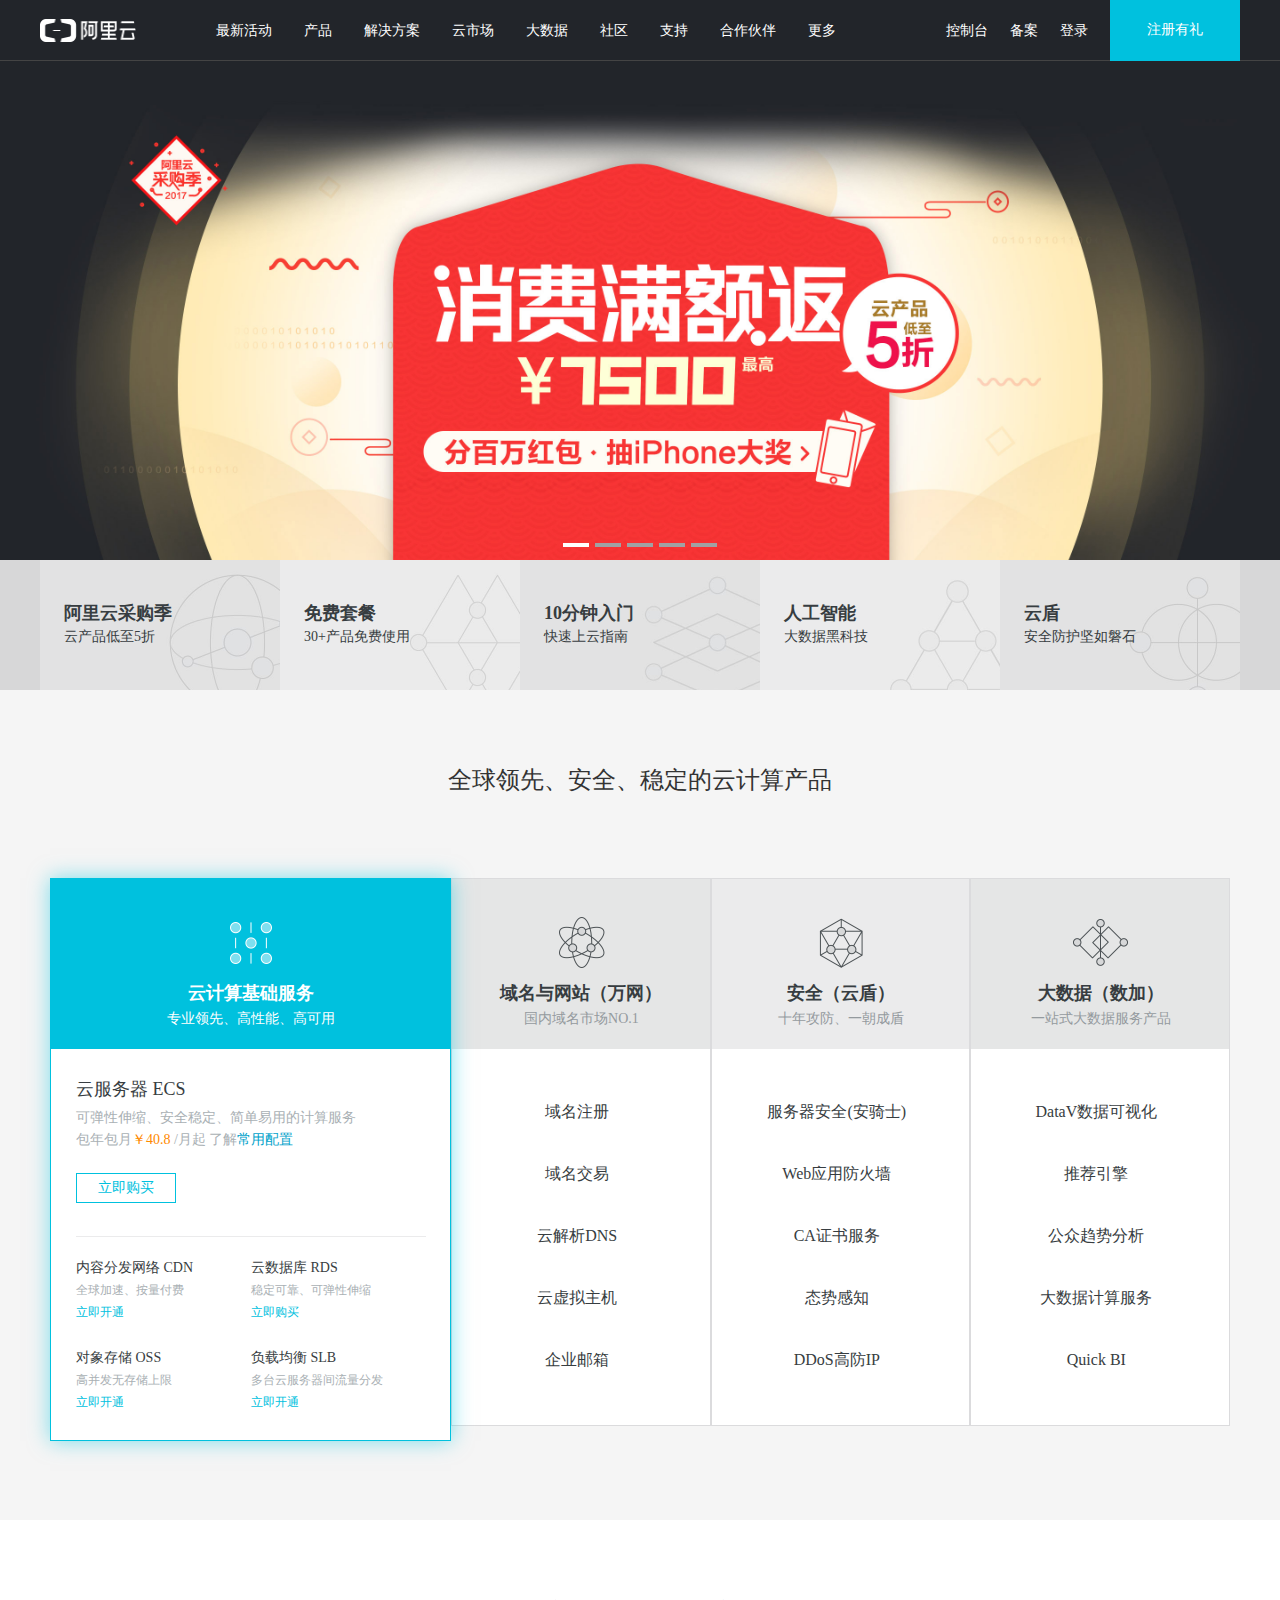
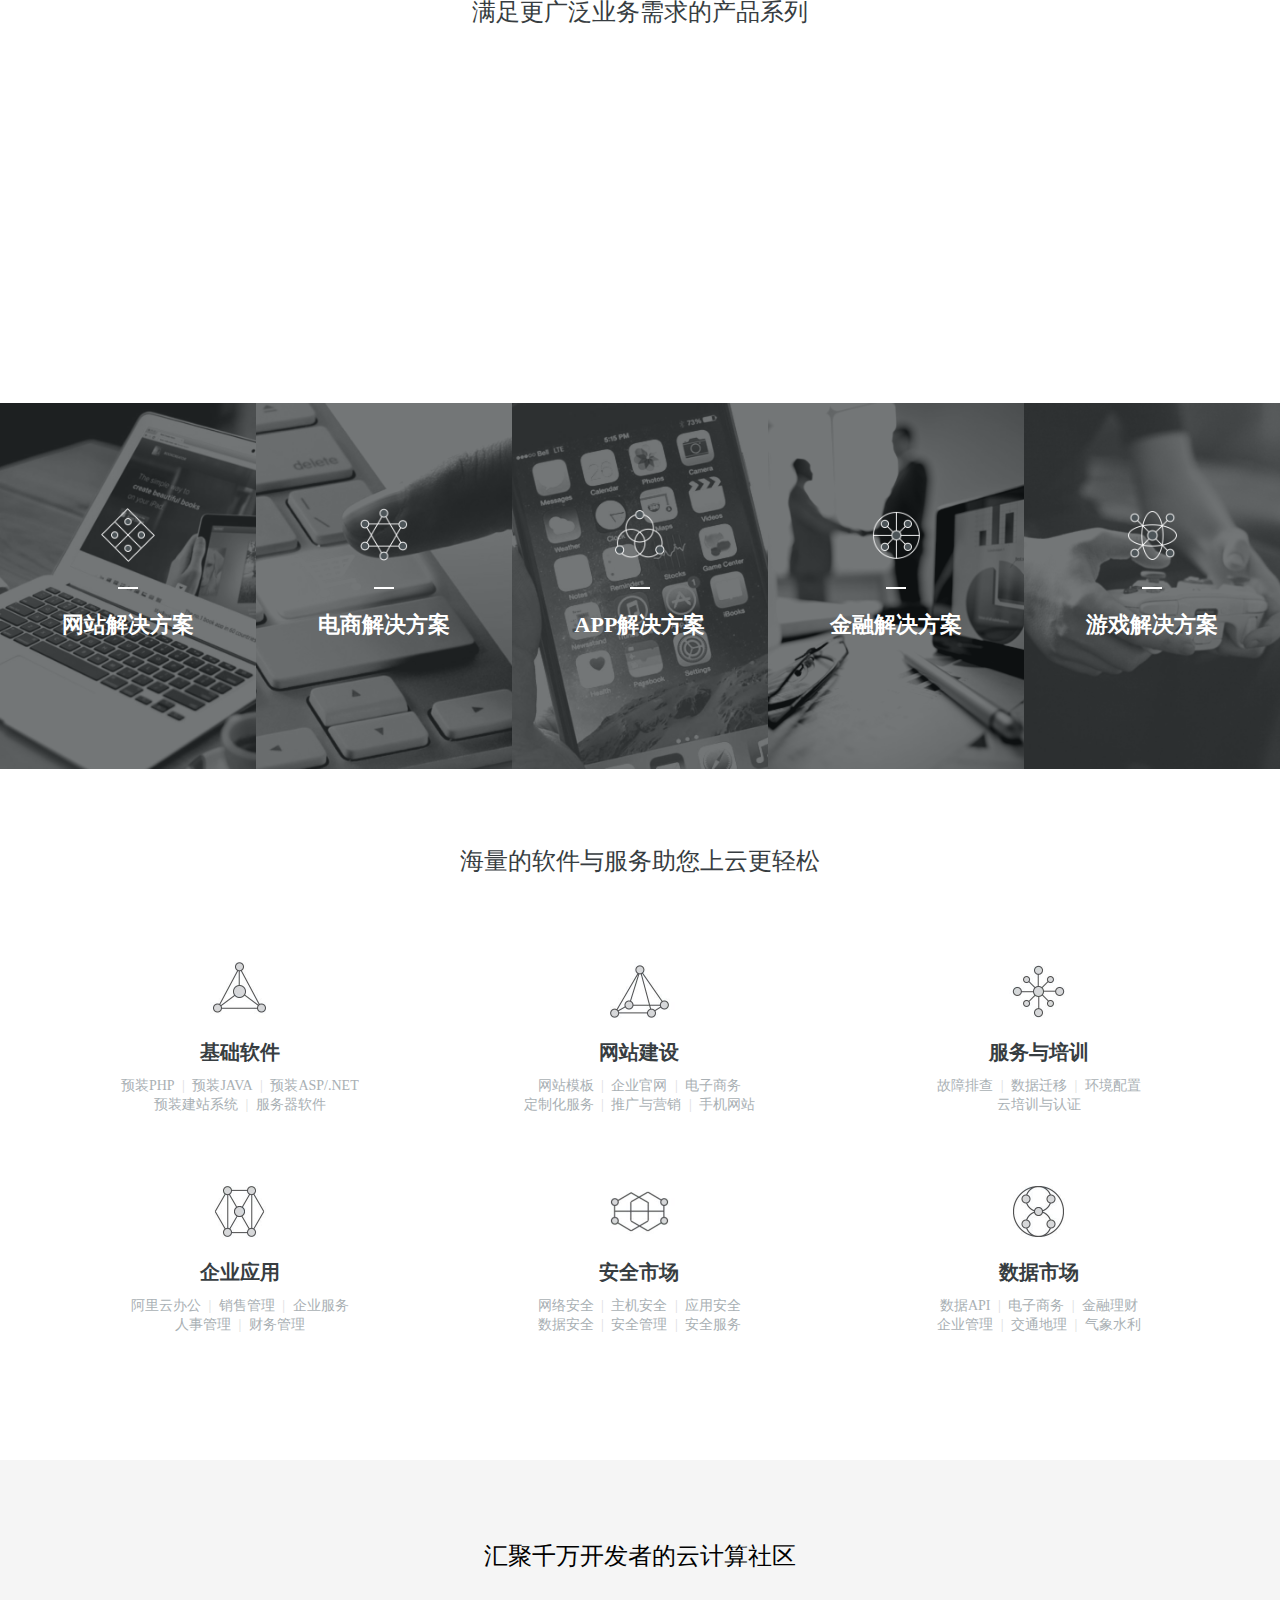
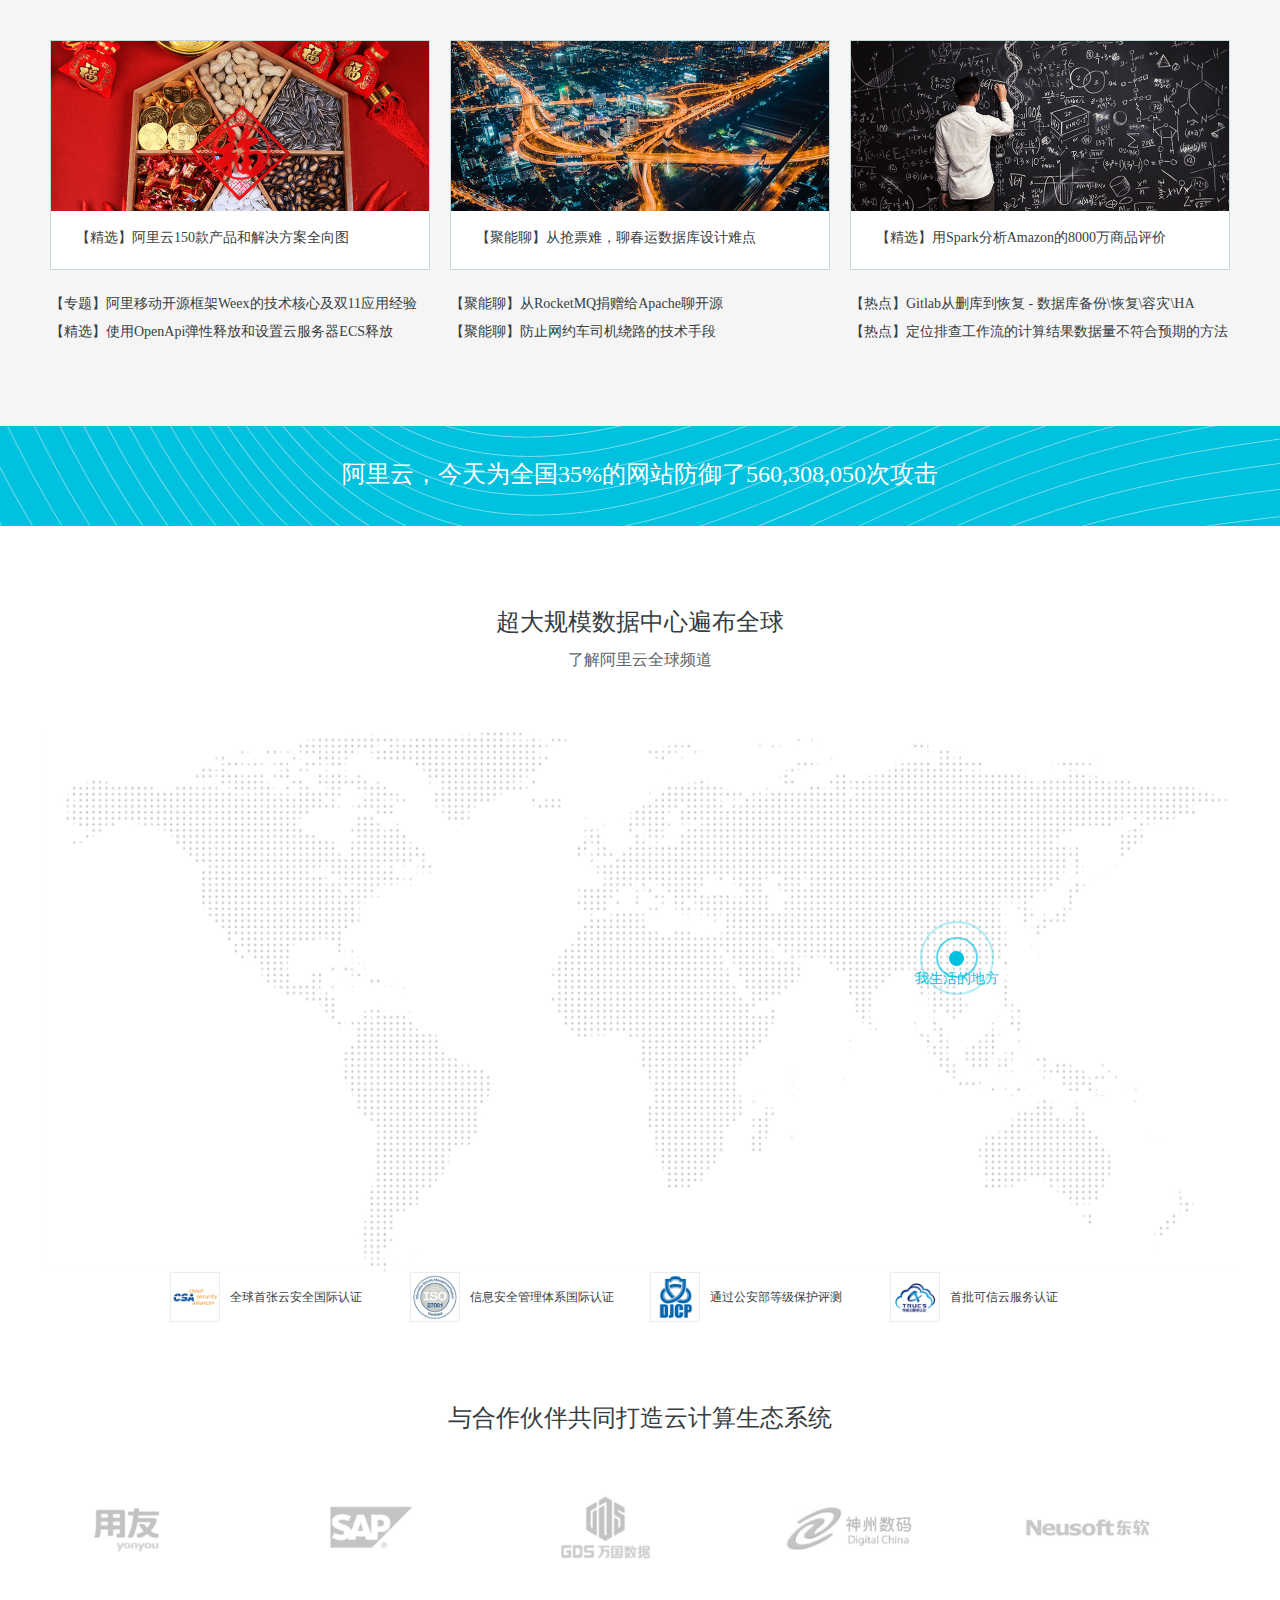
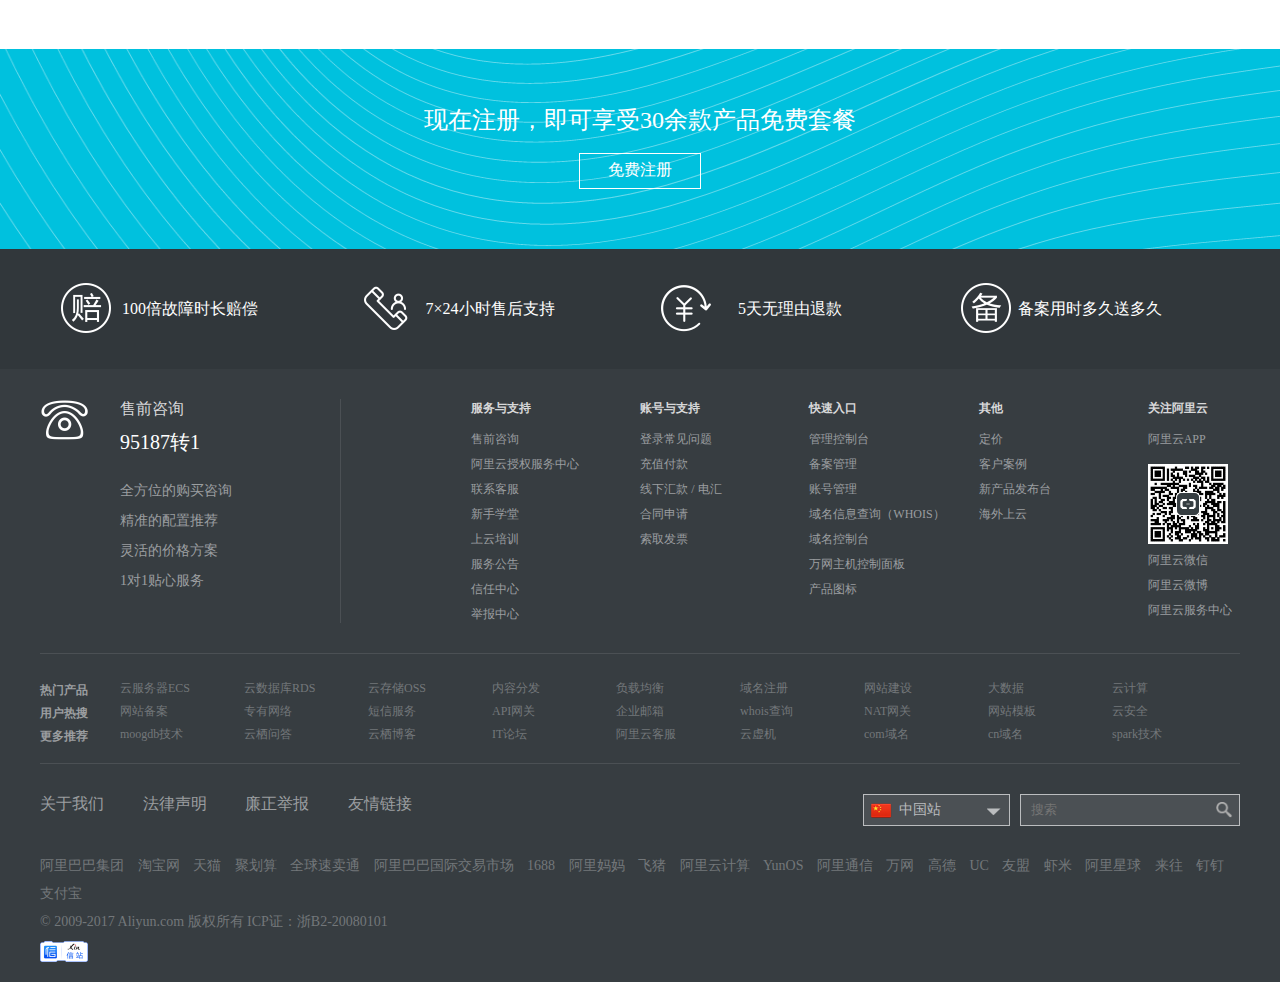
<file: index.html>
<!DOCTYPE html>
<html>
    <head>
        <meta charset="utf-8" />
        <title></title>
        <link rel="stylesheet" type="text/css" href="./css/reset.css">
        <link rel="stylesheet" type="text/css" href="./css/top-menu.css">
        <link rel="stylesheet" type="text/css" href="./css/index.css">
        <script src="./js/jquery-3.1.1.min.js"></script>
        <script src="./js/index.js"></script>
    </head>
    <body>
        <!-- 头部开始 -->
        <div id="header">
            <!-- 顶部菜单 -->
            <div id="index-menu">
                <div class="my-col clearfloat">
                    <a href="./index.html" class="logo">
                        <img src="./imgs/index/header/logo01.png" alt="">
                        <img src="./imgs/index/header/logo02.gif" alt="">
                    </a>
                    <div class="menu">
                        <ul class="clearfloat">
                            <li index="activity" width="88" left="0" dropdown="hide"><a href="#">最新活动</a></li>
                            <li index="product" width="60" left="88" dropdown="show"><a href="#">产品</a></li>
                            <li index="solution" width="88" left="148" dropdown="show"><a href="#">解决方案</a></li>
                            <li index="market" width="74" left="236" dropdown="show"><a href="#">云市场</a></li>
                            <li index="data" width="74" left="310" dropdown="hide"><a href="#">大数据</a></li>
                            <li index="community" width="60" left="384" dropdown="show"><a href="#">社区</a></li>
                            <li index="support" width="60" left="444" dropdown="show"><a href="#">支持</a></li>
                            <li index="partner" width="88" left="504" dropdown="hide"><a href="./cooperation.html">合作伙伴</a></li>
                            <li index="more" width="60" left="592" dropdown="show"><a href="#">更多</a></li>
                            <div class="line" style="width:0px; left:0px;"></div>
                        </ul>
                    </div>
                    <div class="tool clearfloat">
                        <div class="register"><a href="./register.html">注册有礼</a></div>
                        <ul class="clearfloat">
                            <li><a href="./login.html">登录</a></li>
                            <li><a href="#">备案</a></li>
                            <li><a href="#">控制台</a></li>
                        </ul>
                    </div>
                </div>
            </div>
            <!-- 菜单下拉栏 -->
            <div id="dropdown-ing">
                <div class="dropdown-box">
                    <div class="close-dropdown">
                        <img src="./imgs/index/header/dropUpBtn.png" alt="">
                    </div>
                    <div class="my-col clearfloat">
                        <!-- 产品 -->
                        <div style="display: none;" class="menu-boxs" index="product">
                            <ul class="ul-move level-1">
                                <li index="0" top="0">云计算基础服务</li>
                                <li index="1" style="cursor:pointer;" top="40">大数据(数加) ></li>
                                <li index="2" style="cursor:pointer;" top="80">安全(云盾) ></li>
                                <li index="3" style="cursor:pointer;" top="120">域名与网站(万网) ></li>
                                <li class="line" top="160" style="top:0px;"></li>
                            </ul>
                            <div class="cell-level2 " style="display:inline-block;">
                                <ul class="ul-move level-2">
                                    <li top="0" index="0">弹性计算</li>
                                    <li top="40" index="1" style="cursor:pointer">数据库 ></li>
                                    <li top="80" index="2">存储与CDN</li>
                                    <li top="120" index="3">分析</li>
                                    <li top="160" index="4">云通信</li>
                                    <li top="200" index="5">网络</li>
                                    <li top="240" index="6">管理与监控</li>
                                    <li top="280" index="7">应用服务</li>
                                    <li top="320" index="8">互联网中间件</li>
                                    <li top="360" index="9">移动服务</li>
                                    <li top="400" index="10">视频服务</li>
                                    <li class="line" style="right:0px;top:0px;"></li>
                                </ul>
                                <div class="cell-detail" style="width:700px;display:inline-block">
                                    <ul class="tpll">
                                        <li>
                                            <a href="#">
                                                <h3>云服务器 ECS</h3>
                                                <p>可弹性扩展、安全、稳定、易用的计算服务</p>
                                            </a>
                                        </li>
                                        <li>
                                            <a href="#">
                                                <h3>块存储</h3>
                                                <p>可弹性扩展、高性能、高可靠的块级随机存储</p>
                                            </a>
                                        </li>
                                        <li>
                                            <a href="#">
                                                <h3>专有网络 VPC</h3>
                                                <p>帮您轻松构建逻辑隔离的专有网络</p>
                                            </a>
                                        </li>
                                        <li>
                                            <a href="#">
                                                <h3>负载均衡</h3>
                                                <p>对多台云服务进行流量分发的负载均衡服务</p>
                                            </a>
                                        </li>
                                        <li>
                                            <a href="#">
                                                <h3>弹性伸缩</h3>
                                                <p>自动调整弹性计算资源的管理服务</p>
                                            </a>
                                        </li>
                                        <li>
                                            <a href="#">
                                                <h3>资源编排</h3>
                                                <p>批量创建、管理、配置云计算资源</p>
                                            </a>
                                        </li>
                                        <li>
                                            <a href="#">
                                                <h3>容器服务</h3>
                                                <p>应用全生命周期管理的Docker服务</p>
                                            </a>
                                        </li>
                                        <li>
                                            <a href="#">
                                                <h3>高性能计算 HPC</h3>
                                                <p>加速深度学习、渲染和科学计算的GPU物理机</p>
                                            </a>
                                        </li>
                                        <li>
                                            <a href="#">
                                                <h3>批量计算</h3>
                                                <p>简单易用的大规模并行批处理计算服务</p>
                                            </a>
                                        </li>
                                    </ul>
                                </div>
                                <div class="cell-detail" style="width:700px;display:none">
                                    <ul class="tpll">
                                        <li>
                                            <a href="#">
                                                <h3>云数据库 RDS</h3>
                                                <p>完全兼容MySQL，SQLServer，PostgreSQL</p>
                                            </a>
                                        </li>
                                        <li>
                                            <a href="#">
                                                <h3>云数据库 MongoDB 版</h3>
                                                <p>三节点副本集保证高可用</p>
                                            </a>
                                        </li>
                                        <li>
                                            <a href="#">
                                                <h3>云数据库 Redis 版</h3>
                                                <p>兼容开源 Redis 协议的 Key-Value 类型</p>
                                            </a>
                                        </li>
                                        <li>
                                            <a href="#">
                                                <h3>云数据库 Memcache 版</h3>
                                                <p>在线缓存服务，为热点数据的访问提供高速响应</p>
                                            </a>
                                        </li>
                                        <li>
                                            <a href="#">
                                                <h3>PB 级云数据库 PetaData (邀测中)</h3>
                                                <p>支持 PB 级海量数据存储的分布式关系型数据库</p>
                                            </a>
                                        </li>
                                        <li>
                                            <a href="#">
                                                <h3>云数据库 HybirdDB</h3>
                                                <p>基于Greenplum Database的MPP数据仓库</p>
                                            </a>
                                        </li>
                                        <li>
                                            <a href="#">
                                                <h3>云数据库 HBase 版 (公测中)</h3>
                                                <p>支持 PB 级海量数据存储的分布式NoSQL数据库</p>
                                            </a>
                                        </li>
                                        <li>
                                            <a href="#">
                                                <h3>云数据库 OceanBase (邀测中)</h3>
                                                <p>金融级高可靠、高性能、分布式自研数据库</p>
                                            </a>
                                        </li>
                                        <li>
                                            <a href="#">
                                                <h3>数据传输</h3>
                                                <p>比GoldenGate更易用,阿里异地多活基础架构</p>
                                            </a>
                                        </li>
                                        <li>
                                            <a href="#">
                                                <h3>数据管理</h3>
                                                <p>比 phpMyAdmin 更强大，比Navicat 更易用</p>
                                            </a>
                                        </li>
                                        <li>
                                            <a href="#">
                                                <h3>表格存储</h3>
                                                <p>高并发，低延时，无限容量的Nosql数据存储服务</p>
                                            </a>
                                        </li>
                                    </ul>
                                </div>
                                <div class="cell-detail" style="width:700px;display:none">
                                    <ul class="tpll">
                                        <li>
                                            <a href="#">
                                                <h3>对象存储 OSS</h3>
                                                <p>海量、安全和高可靠的云存储服务</p>
                                            </a>
                                        </li>
                                        <li>
                                            <a href="#">
                                                <h3>块存储</h3>
                                                <p>可弹性扩展、高性能、高可靠的块级随机存储</p>
                                            </a>
                                        </li>
                                        <li>
                                            <a href="#">
                                                <h3>文件存储</h3>
                                                <p>无限扩展、多分享、标准文件协议的文件存储服务</p>
                                            </a>
                                        </li>
                                        <li>
                                            <a href="#">
                                                <h3>表格存储</h3>
                                                <p>高并发、低延时、无限容量的Nosql数据存储服务</p>
                                            </a>
                                        </li>
                                        <li>
                                            <a href="#">
                                                <h3>归档存储</h3>
                                                <p>海量数据的长期归档、备份服务</p>
                                            </a>
                                        </li>
                                        <li>
                                            <a href="#">
                                                <h3>CDN</h3>
                                                <p>跨运营商、跨地域全网覆盖的网络加速服务</p>
                                            </a>
                                        </li>
                                    </ul>
                                </div>
                                <div class="cell-detail" style="width:700px;display:none">
                                    <ul class="tpll">
                                        <li>
                                            <a href="#">
                                                <h3>E-MapReduce</h3>
                                                <p>基于 Hadoop/Spark 的大数据处理分析服务</p>
                                            </a>
                                        </li>
                                        <li>
                                            <a href="#">
                                                <h3>云数据库 HybridDB</h3>
                                                <p>基于Greenplum Database的MPP数据仓库</p>
                                            </a>
                                        </li>
                                        <li>
                                            <a href="#">
                                                <h3>高性能计算 HPC</h3>
                                                <p>加速深度学习、渲染和科学计算的 GPU 物理机</p>
                                            </a>
                                        </li>
                                        <li>
                                            <a href="#">
                                                <h3>大数据计算服务 MaxCompute</h3>
                                                <p>TB/PB级数据仓库解决方案</p>
                                            </a>
                                        </li>
                                        <li>
                                            <a href="#">
                                                <h3>分析型数据库</h3>
                                                <p>海量数据实时高并发在线分析</p>
                                            </a>
                                        </li>
                                        <li>
                                            <a href="#">
                                                <h3>开放搜索</h3>
                                                <p>结构化数据搜索托管服务</p>
                                            </a>
                                        </li>
                                    </ul>
                                </div>
                                <div class="cell-detail" style="width:700px;display:none">
                                    <ul class="tpll">
                                        <li>
                                            <a href="#">
                                                <h3>短信服务</h3>
                                                <p>验证码和短信通知服务，三网合一快速到达</p>
                                            </a>
                                        </li>
                                        <li>
                                            <a href="#">
                                                <h3>语音服务</h3>
                                                <p>语音通知和语音验证，支持多方通话</p>
                                            </a>
                                        </li>
                                        <li>
                                            <a href="#">
                                                <h3>流量服务</h3>
                                                <p>轻松玩转手机流量，物联卡专供物联终端使用</p>
                                            </a>
                                        </li>
                                        <li>
                                            <a href="#">
                                                <h3>私密专线</h3>
                                                <p>号码隔离，保护双方的隐私信息</p>
                                            </a>
                                        </li>
                                        <li>
                                            <a href="#">
                                                <h3>移动推送</h3>
                                                <p>移动应用通知与信息推送服务</p>
                                            </a>
                                        </li>
                                        <li>
                                            <a href="#">
                                                <h3>消息服务</h3>
                                                <p>大规模、高可靠、高并发访问和超强消息堆积能力</p>
                                            </a>
                                        </li>
                                        <li>
                                            <a href="#">
                                                <h3>邮件推送</h3>
                                                <p>事物邮件、通知邮件和批量邮件的快速发送</p>
                                            </a>
                                        </li>
                                    </ul>
                                </div>
                                <div class="cell-detail" style="width:700px;display:none">
                                    <ul class="tpll">
                                        <li>
                                            <a href="#">
                                                <h3>负载均衡</h3>
                                                <p>对多台云服务器进行流量分发的负载均衡服务</p>
                                            </a>
                                        </li>
                                        <li>
                                            <a href="#">
                                                <h3>专有网络 VPC</h3>
                                                <p>帮您轻松构建逻辑隔离的专有网络</p>
                                            </a>
                                        </li>
                                        <li>
                                            <a href="#">
                                                <h3>高速通道</h3>
                                                <p>高速稳定的 VPC 互联和专线接入服务</p>
                                            </a>
                                        </li>
                                        <li>
                                            <a href="#">
                                                <h3>CDN</h3>
                                                <p>跨运营商、跨地域全网覆盖的网络加速服务</p>
                                            </a>
                                        </li>
                                        <li>
                                            <a href="#">
                                                <h3>NAT 网关</h3>
                                                <p>支持NAT转发、共享宽带的VPC网关</p>
                                            </a>
                                        </li>
                                    </ul>
                                </div>
                                <div class="cell-detail" style="width:700px;display:none">
                                    <ul class="tpll">
                                        <li>
                                            <a href="#">
                                                <h3>云监控</h3>
                                                <p>指标监控与报警服务</p>
                                            </a>
                                        </li>
                                        <li>
                                            <a href="#">
                                                <h3>访问控制</h3>
                                                <p>管理多因素认证、子账号与授权、角色与STS令牌</p>
                                            </a>
                                        </li>
                                        <li>
                                            <a href="#">
                                                <h3>资源编排</h3>
                                                <p>批量创建、管理、配置云计算资源</p>
                                            </a>
                                        </li>
                                        <li>
                                            <a href="#">
                                                <h3>操作审计 (公测中)</h3>
                                                <p>详细记录控制台和API操作</p>
                                            </a>
                                        </li>
                                        <li>
                                            <a href="#">
                                                <h3>密钥管理服务 (公测中)</h3>
                                                <p>安全、易用、低成本的密钥管理服务</p>
                                            </a>
                                        </li>
                                    </ul>
                                </div>
                                <div class="cell-detail" style="width:700px;display:none">
                                    <ul class="tpll">
                                        <li>
                                            <a href="#">
                                                <h3>日志服务</h3>
                                                <p>针对日志收集、存储、查询和分析的服务</p>
                                            </a>
                                        </li>
                                        <li>
                                            <a href="#">
                                                <h3>开放搜索</h3>
                                                <p>结构化数据搜索托管服务</p>
                                            </a>
                                        </li>
                                        <li>
                                            <a href="#">
                                                <h3>性能测试</h3>
                                                <p>性能云测试平台，帮您轻松完成系统性能评估</p>
                                            </a>
                                        </li>
                                        <li>
                                            <a href="#">
                                                <h3>邮件推送</h3>
                                                <p>事务\批量邮件推送，验证码\通知短信服务</p>
                                            </a>
                                        </li>
                                        <li>
                                            <a href="#">
                                                <h3>API 网关</h3>
                                                <p>高性能、高可用的API托管服务，低成本开放 API</p>
                                            </a>
                                        </li>
                                        <li>
                                            <a href="#">
                                                <h3>物联网套件 (公测中)</h3>
                                                <p>助您快速搭建稳定可靠的物联网应用</p>
                                            </a>
                                        </li>
                                        <li>
                                            <a href="#">
                                                <h3>消息服务</h3>
                                                <p>大规模、高可靠、高并发访问和超强消息堆积能力</p>
                                            </a>
                                        </li>
                                        <li>
                                            <a href="#">
                                                <h3>智能对话分析服务 (公测中)</h3>
                                                <p>对语音或者文本对话进行只能语义分析</p>
                                            </a>
                                        </li>
                                    </ul>
                                </div>
                                <div class="cell-detail" style="width:700px;display:none">
                                    <ul class="tpll">
                                        <li>
                                            <a href="#">
                                                <h3>企业级分布式应用服务 EDAS</h3>
                                                <p>以应用为中心的中间件 PaaS 平台</p>
                                            </a>
                                        </li>
                                        <li>
                                            <a href="#">
                                                <h3>消息队列 MQ</h3>
                                                <p>Apache RocketMQ商用版企业级异步通信中间件</p>
                                            </a>
                                        </li>
                                        <li>
                                            <a href="#">
                                                <h3>分布式关系型数据库服务 DRDS</h3>
                                                <p>水平拆分/读写分离的在线分布式数据库服务</p>
                                            </a>
                                        </li>
                                        <li>
                                            <a href="#">
                                                <h3>云服务总线 CSB(公测中)</h3>
                                                <p>企业级互联网能力开放平台</p>
                                            </a>
                                        </li>
                                        <li>
                                            <a href="#">
                                                <h3>业务实时监控服务 ARMS(公测中)</h3>
                                                <p>端到端一体化实时监控解决方案产品</p>
                                            </a>
                                        </li>
                                        <li>
                                            <a href="#">
                                                <h3>全局事务服务 (公测中)</h3>
                                                <p>分布式强一致事务/消息事务/服务链路事务</p>
                                            </a>
                                        </li>
                                    </ul>
                                </div>
                                <div class="cell-detail" style="width:700px;display:none">
                                    <ul class="tpll">
                                        <li>
                                            <a href="#">
                                                <h3>移动推送</h3>
                                                <p>移动应用通知与消息推送服务</p>
                                            </a>
                                        </li>
                                        <li>
                                            <a href="#">
                                                <h3>短信服务</h3>
                                                <p>验证码和短信通知服务，三网合一快速到达</p>
                                            </a>
                                        </li>
                                        <li>
                                            <a href="#">
                                                <h3>HTTPDNS</h3>
                                                <p>移动应用域名防劫持和精确调度服务</p>
                                            </a>
                                        </li>
                                        <li>
                                            <a href="#">
                                                <h3>移动安全</h3>
                                                <p>为移动应用提供全生命周期安全服务</p>
                                            </a>
                                        </li>
                                        <li>
                                            <a href="#">
                                                <h3>移动数据分析 (公测中)</h3>
                                                <p>移动应用数据采集、分析、展示和数据输出服务</p>
                                            </a>
                                        </li>
                                        <li>
                                            <a href="#">
                                                <h3>移动加速 (公测中)</h3>
                                                <p>移动应用访问加速</p>
                                            </a>
                                        </li>
                                    </ul>
                                </div>
                                <div class="cell-detail" style="width:700px;display:none">
                                    <ul class="tpll">
                                        <li>
                                            <a href="#">
                                                <h3>视频点播</h3>
                                                <p>安全、弹性、高可定制的点播服务</p>
                                            </a>
                                        </li>
                                        <li>
                                            <a href="#">
                                                <h3>媒体转码</h3>
                                                <p>为多媒体数据提供的转码计算服务</p>
                                            </a>
                                        </li>
                                        <li>
                                            <a href="#">
                                                <h3>视频直播</h3>
                                                <p>低延迟、高并发的音视频直播服务</p>
                                            </a>
                                        </li>
                                    </ul>
                                </div>
                            </div>
                            <div class="cell-level2 " style="display:none;">
                                <ul class="tpl2">
                                    <li>
                                        <h1>数据应用</h1>
                                        <ul>
                                            <li><a href="#">推荐引擎</a></li>
                                            <li><a href="#">公众趋势分析</a></li>
                                            <li><a href="#">企业图谱</a></li>
                                            <li><a href="#">数据集成(公测中)</a></li>
                                            <li><a href="#">数据市场相关API及应用</a></li>
                                        </ul>
                                    </li>
                                    <li>
                                        <h1>数据分析展现</h1>
                                        <ul>
                                            <li><a href="#">DataV数据可视化</a></li>
                                            <li><a href="#">Quick BI(公测中)</a></li>
                                            <li><a href="#">图像分析(公测中)</a></li>
                                            <li><a href="#">I+关系网络分析</a></li>
                                        </ul>
                                    </li>
                                    <li>
                                        <h1>人工智能</h1>
                                        <ul>
                                            <li><a href="#">机器学习</a></li>
                                            <li><a href="#">语音识别与合成</a></li>
                                            <li><a href="#">人机对话</a></li>
                                            <li><a href="#">印刷文字识别(公测中)</a></li>
                                            <li><a href="#">人脸识别(公测中)</a></li>
                                        </ul>
                                    </li>
                                    <li>
                                        <h1>大数据基础服务</h1>
                                        <ul>
                                            <li><a href="#">大数据开发套件</a></li>
                                            <li><a href="#">分析型数据库</a></li>
                                            <li><a href="#">MaxCompute</a></li>
                                            <li><a href="#">流计算(公测中)</a></li>
                                        </ul>
                                    </li>
                                </ul>
                            </div>
                            <div class="cell-level2 " style="display:none;">
                                <ul class="tpl3">
                                    <li>
                                        <h1>防御</h1>
                                        <ul>
                                            <li><a href="#">服务器安全(安骑士)</a></li>
                                            <li><a href="#">Web应用防火墙(网络安全)</a></li>
                                            <li><a href="#">加密服务(数据安全)</a></li>
                                            <li><a href="#">数据风控(业务安全)</a></li>
                                            <li><a href="#">移动安全</a></li>
                                            <li><a href="#">数据安全险(安全服务)</a></li>
                                        </ul>
                                    </li>
                                    <li>
                                        <h1>&nbsp;</h1>
                                        <ul>
                                            <li><a href="#">DDoS高防IP(网络安全)</a></li>
                                            <li><a href="#">安全管家(安全服务)</a></li>
                                            <li><a href="#">绿网(内容安全)</a></li>
                                            <li><a href="#">CA证书服务(数据安全)</a></li>
                                            <li><a href="#">合作伙伴产品中心</a></li>
                                            <li><a href="#">云盾混合云</a></li>
                                        </ul>
                                    </li>
                                    <li>
                                        <h1>检测</h1>
                                        <ul>
                                            <li><a href="#">态势感知(大数据安全)</a></li>
                                            <li><a href="#">先知(安全情报)</a></li>
                                        </ul>
                                    </li>
                                </ul>
                            </div>
                            <div class="cell-level2 " style="display:none;">
                                <ul class="tpl4">
                                    <li>
                                        <h1><a href="#">域名注册&nbsp;></a></h1>
                                        <ul class="clearfloat">
                                            <li class="y-left half even"><a href="#">.com</a></li>
                                            <li class="y-left half"><a href="#">.xin</a></li>
                                            <li class="y-left half even"><a href="#">.cn</a></li>
                                            <li class="y-left half"><a href="#">.shop</a></li>
                                            <li class="y-left half even"><a href="#">.net</a></li>
                                            <li class="y-left half"><a href="#">.ltd</a></li>
                                        </ul>
                                        <h1><a href="#">云虚拟主机&nbsp;></a></h1>
                                        <ul class="clearfloat">
                                            <li class="y-left even"><a href="#">独享云虚拟主机</a></li>
                                            <li class="y-left"><a href="#">共享云虚拟主机</a></li>
                                            <li class="y-left even"><a href="#">弹性Web托管</a></li>
                                        </ul>
                                    </li>
                                    <li>
                                        <h1><a href="#">域名交易与转入&nbsp;></a></h1>
                                        <ul class="clearfloat">
                                            <li class="y-left even"><a href="#">域名交易</a></li>
                                            <li class="y-left"><a href="#">域名预订</a></li>
                                            <li class="y-left even"><a href="#">域名转入</a></li>
                                        </ul>
                                        <h1><a href="#">网站建设&nbsp;></a></h1>
                                        <ul class="clearfloat">
                                            <li class="y-left even"><a href="#">模板建站</a></li>
                                            <li class="y-left"><a href="#">企业官网</a></li>
                                            <li class="y-left even"><a href="#">商城网站</a></li>
                                        </ul>
                                    </li>
                                    <li>
                                        <h1><a href="#">域名解析&nbsp;></a></h1>
                                        <ul class="clearfloat">
                                            <li class="y-left even"><a href="#">云解析DNS</a></li>
                                            <li class="y-left"><a href="#">移动解析HTTPDNS</a></li>
                                        </ul>
                                        <h1><a href="#">阿里邮箱&nbsp;></a></h1>
                                        <ul class="clearfloat">
                                            <li class="y-left even"><a href="#">企业邮箱</a></li>
                                            <li class="y-left"><a href="#">邮件推送</a></li>
                                        </ul>
                                    </li>
                                </ul>
                            </div>
                        </div>
                        <!-- 解决方案 -->
                        <div style="display: none;" class="menu-boxs" index="solution">
                            <div class="cell-level2 clear-left">
                                <ul class="ul-move level-2">
                                    <li top="0" index="0">行内解决方案</li>
                                    <li top="40" index="1">通用解决方案</li>
                                    <li top="80" index="2">大数据解决方案</li>
                                    <li class="line" style="right:0px;top:0px;"></li>
                                </ul>
                                <div class="cell-detail controls" style="width:1030px; display:inline-block;">
                                    <ul class="tpl6">
                                        <li>
                                            <a href="#">
                                                <h3>新零售解决方案</h3>
                                                <p>快速搭建新零售平台，支持秒杀、视频直播等业务</p>
                                            </a>
                                            <div class="sub">
                                                <ul class="clearfloat">
                                                    <li style="width:33.3333333333333336%;">
                                                        <a href="#">大数据运营</a>
                                                    </li>
                                                    <li style="width:33.3333333333333336%;">
                                                        <a href="#">全站HTTPS</a>
                                                    </li>
                                                    <li style="width:33.3333333333333336%;">
                                                        <a href="#">以图搜图</a>
                                                    </li>
                                                </ul>
                                            </div>
                                        </li>
                                        <li>
                                            <a href="#">
                                                <h3>大游戏解决方案</h3>
                                                <p>为手游/页游/端游开发者提供部署方案助力成长满足互联网金融/证券/银行/保险业务需求</p>
                                            </a>
                                            <div class="sub">
                                                <ul class="clearfloat">
                                                    <li style="width:33.3333333333333336%;">
                                                        <a href="#">MMO</a>
                                                    </li>
                                                    <li style="width:33.3333333333333336%;">
                                                        <a href="#">MOBA</a>
                                                    </li>
                                                    <li style="width:33.3333333333333336%;">
                                                        <a href="#">MMORPG页游</a>
                                                    </li>
                                                </ul>
                                            </div>
                                        </li>
                                        <li>
                                            <a href="#">
                                                <h3>大视频解决方案</h3>
                                                <p>一站式提供“海量存储、高效分发、极速网络”等强大服务</p>
                                            </a>
                                            <div class="sub">
                                                <ul class="clearfloat">
                                                    <li style="width:33.3333333333333336%;">
                                                        <a href="#">智能监控</a>
                                                    </li>
                                                    <li style="width:33.3333333333333336%;">
                                                        <a href="#">视频直播</a>
                                                    </li>
                                                    <li style="width:33.3333333333333336%;">
                                                        <a href="#">视频点播</a>
                                                    </li>
                                                </ul>
                                            </div>
                                        </li>
                                        <li>
                                            <a href="#">
                                                <h3>新金融解决方案</h3>
                                                <p>满足互联网金融/证券/银行/保险业务需求</p>
                                            </a>
                                            <div class="sub">
                                                <ul class="clearfloat">
                                                    <li style="width:33.3333333333333336%;">
                                                        <a href="#">互联网金融</a>
                                                    </li>
                                                    <li style="width:33.3333333333333336%;">
                                                        <a href="#">保险核心上云</a>
                                                    </li>
                                                    <li style="width:33.3333333333333336%;">
                                                        <a href="#">金融交易所上云</a>
                                                    </li>
                                                </ul>
                                            </div>
                                        </li>
                                        <li>
                                            <a href="#">
                                                <h3>大政务解决方案</h3>
                                                <p>满足政府/交通/公安/税务局等业务需求</p>
                                            </a>
                                            <div class="sub">
                                                <ul class="clearfloat">
                                                    <li style="width:33.3333333333333336%;">
                                                        <a href="#">智慧交通大数据</a>
                                                    </li>
                                                    <li style="width:33.3333333333333336%;">
                                                        <a href="#">电子税务局</a>
                                                    </li>
                                                    <li style="width:33.3333333333333336%;">
                                                        <a href="#">市民交通违法举报</a>
                                                    </li>
                                                </ul>
                                            </div>
                                        </li>
                                        <li>
                                            <a href="#">
                                                <h3>房地产解决方案</h3>
                                                <p>房地产+互联网大数据，助力房地产行业无限创新</p>
                                            </a>
                                            <div class="sub">
                                                <ul class="clearfloat">
                                                    <li style="width:33.3333333333333336%;">
                                                        <a href="#">大数据营销</a>
                                                    </li>
                                                    <li style="width:33.3333333333333336%;">
                                                        <a href="#">土地投资决策</a>
                                                    </li>
                                                    <li style="width:33.3333333333333336%;">
                                                        <a href="#">智能停车场</a>
                                                    </li>
                                                </ul>
                                            </div>
                                        </li>
                                        <li>
                                            <a href="#">
                                                <h3>新能源解决方案</h3>
                                                <p>帮新运营商、服务商快速搭建标准化商业平台</p>
                                            </a>
                                            <div class="sub">
                                                <ul class="clearfloat">
                                                    <li style="width:33.3333333333333336%;">
                                                        <a href="#">分布式光伏</a>
                                                    </li>
                                                    <li style="width:33.3333333333333336%;">
                                                        <a href="#">电动汽车分时租赁</a>
                                                    </li>
                                                    <li style="width:33.3333333333333336%;">
                                                        <a href="#">充电桩运营</a>
                                                    </li>
                                                </ul>
                                            </div>
                                        </li>
                                        <li>
                                            <a href="#">
                                                <h3>大健康解决方案</h3>
                                                <p>集合传统医疗优势，致力构建智能医疗云生态</p>
                                            </a>
                                            <div class="sub">
                                                <ul class="clearfloat">
                                                    <li style="width:33.3333333333333336%;">
                                                        <a href="#">互联网医疗</a>
                                                    </li>
                                                    <li style="width:33.3333333333333336%;">
                                                        <a href="#">影像云</a>
                                                    </li>
                                                    <li style="width:33.3333333333333336%;">
                                                        <a href="#">远程医疗</a>
                                                    </li>
                                                </ul>
                                            </div>
                                        </li>
                                        <li>
                                            <a href="#">
                                                <h3>网站解决方案</h3>
                                                <p>依据不同发展阶段，提供一站式建站方案</p>
                                            </a>
                                            <div class="sub">
                                                <ul class="clearfloat">
                                                    <li style="width:50%;">
                                                        <a href="#">小型网站</a>
                                                    </li>
                                                    <li style="width:50%;">
                                                        <a href="#">中型网站</a>
                                                    </li>
                                                </ul>
                                            </div>
                                        </li>
                                        <li>
                                            <a href="#">
                                                <h3>新制造解决方案</h3>
                                                <p>提供快速搭建一站式亿级设备接入、管理能力</p>
                                            </a>
                                            <div class="sub">
                                                <ul class="clearfloat">
                                                    <li style="width:33.3333333333333336%;">
                                                        <a href="#">智能设备互联</a>
                                                    </li>
                                                    <li style="width:33.3333333333333336%;">
                                                        <a href="#">光伏切片智能</a>
                                                    </li>
                                                    <li style="width:33.3333333333333336%;">
                                                        <a href="#">工业控制scada</a>
                                                    </li>
                                                </ul>
                                            </div>
                                        </li>
                                        <li>
                                            <a href="#">
                                                <h3>大运输解决方案</h3>
                                                <p>利用物联网及大数据的技术优势， 助力运输企业降本增效</p>
                                            </a>
                                            <div class="sub">
                                                <ul class="clearfloat">
                                                    <li style="width:33.3333333333333336%;">
                                                        <a href="#">商用车联网</a>
                                                    </li>
                                                    <li style="width:33.3333333333333336%;">
                                                        <a href="#">路径优化</a>
                                                    </li>
                                                    <li style="width:33.3333333333333336%;">
                                                        <a href="#">运输管理</a>
                                                    </li>
                                                </ul>
                                            </div>
                                        </li>
                                        <li>
                                            <a href="#">
                                                <h3>移动APP解决方案</h3>
                                                <p>轻松应对移动app爆发式增长 助力运输企业降本增效</p>
                                            </a>
                                            <div class="sub">
                                                <ul class="clearfloat">
                                                    <li style="width:33.3333333333333336%;">
                                                        <a href="#">移动安全</a>
                                                    </li>
                                                    <li style="width:33.3333333333333336%;">
                                                        <a href="#">移动应用加速</a>
                                                    </li>
                                                    <li style="width:33.3333333333333336%;">
                                                        <a href="#">移动域名解析</a>
                                                    </li>
                                                </ul>
                                            </div>
                                        </li>
                                        <li>
                                            <a href="#">
                                                <h3>新技术解决方案</h3>
                                                <p>提供“海量存储、高效分发、极速网络”等服务 助力运输企业降本增效</p>
                                            </a>
                                            <div class="sub">
                                                <ul class="clearfloat">
                                                    <li style="width:50%;">
                                                        <a href="#">容灾</a>
                                                    </li>
                                                    <li style="width:50%;">
                                                        <a href="#">混合云</a>
                                                    </li>
                                                </ul>
                                            </div>
                                        </li>
                                        <li>
                                            <a href="#">
                                                <h3>大传媒解决方案</h3>
                                                <p>基于高性能基础架构，提供面向媒体行业的快速新闻生产、节目制作、专业直播等业务场景</p>
                                            </a>
                                            <div class="sub">
                                                <ul class="clearfloat">
                                                    <li style="width:33.3333333333333336%;">
                                                        <a href="#">媒体公共云</a>
                                                    </li>
                                                    <li style="width:33.3333333333333336%;">
                                                        <a href="#">专有媒体云</a>
                                                    </li>
                                                    <li style="width:33.3333333333333336%;">
                                                        <a href="#">专业直播</a>
                                                    </li>
                                                </ul>
                                            </div>
                                        </li>
                                    </ul>
                                </div>
                                <div class="cell-detail controls" style="width:700px; display:none;">
                                    <ul class="tpl6">
                                        <li>
                                            <a href="#">
                                                <h3>专有云解决方案</h3>
                                                <p>帮助客户向混合云架构平滑演进</p>
                                            </a>
                                        </li>
                                        <li>
                                            <a href="#">
                                                <h3>安全解决方案</h3>
                                                <p>多层防护+云端大数据，提供整套安全产品和服务</p>
                                            </a>
                                        </li>
                                        <li>
                                            <a href="#">
                                                <h3>企业互联网架构方案</h3>
                                                <p>经历阿里巴巴电商考验，助企业快速构建分布式应用</p>
                                            </a>
                                        </li>
                                        <li>
                                            <a href="#">
                                                <h3>云存储解决方案</h3>
                                                <p>解决海量数据存档/备份、加工，加速分发等问题</p>
                                            </a>
                                        </li>
                                        <li>
                                            <a href="#">
                                                <h3>央企采购电商解决方案</h3>
                                                <p>为企业提供集商流、物流、资金流三位一体的采购电商解决方案</p>
                                            </a>
                                        </li>
                                        <li>
                                            <a href="#">
                                                <h3> 应用交付网络解决方案</h3>
                                                <p>帮助传统硬件负载均衡用户快速、平滑迁移到云平台</p>
                                            </a>
                                        </li>
                                        <li>
                                            <a href="#">
                                                <h3>智能配送调度解决方案</h3>
                                                <p>高效高质输出运输方案，显著降低运输成本</p>
                                            </a>
                                        </li>
                                        <li>
                                            <a href="#">
                                                <h3>VR应用开发解决方案</h3>
                                                <p>便捷3D模型导入、ET语音交互</p>
                                            </a>
                                        </li>
                                        <li>
                                            <a href="#">
                                                <h3>等级保护安全合规方案</h3>
                                                <p>建立等保合规生态，提供一站式等保合规方案</p>
                                            </a>
                                        </li>
                                    </ul>
                                </div>
                                <div class="cell-detail controls" style="width:700px; display:none;">
                                    <ul class="tpl6">
                                        <li>
                                            <a href="#">
                                                <h3>个性化推荐</h3>
                                                <p>根据用户行为，推荐用户感兴趣的信息和商品</p>
                                            </a>
                                        </li>
                                        <li>
                                            <a href="#">
                                                <h3>大数据仓库</h3>
                                                <p>提供从数据采集、存储加工、管理等数仓解决方案</p>
                                            </a>
                                        </li>
                                        <li>
                                            <a href="#">
                                                <h3>云上数据集成方案</h3>
                                                <p>提供可跨异构数据存储系统、安全可靠低成本</p>
                                            </a>
                                        </li>
                                        <li>
                                            <a href="#">
                                                <h3>路况预测</h3>
                                                <p>提供从5min到未来1h精准度92%的路况拥堵预测</p>
                                            </a>
                                        </li>
                                        <li>
                                            <a href="#">
                                                <h3>台风路径分析</h3>
                                                <p>判断台风未来的走向及汛情，帮助做出决策</p>
                                            </a>
                                        </li>
                                        <li>
                                            <a href="#">
                                                <h3> 数字营销解决方案</h3>
                                                <p>帮助您从无到有快速搭建自有营销推广系统</p>
                                            </a>
                                        </li>
                                        <li>
                                            <a href="#">
                                                <h3>工业大数据服务解决方案</h3>
                                                <p>为工业客户提供基于人工智能的解决方案</p>
                                            </a>
                                        </li>
                                        <li>
                                            <a href="#">
                                                <h3>企业数据服务解决方案</h3>
                                                <p>多位交叉分析及智能算法</p>
                                            </a>
                                        </li>
                                    </ul>
                                </div>
                            </div>
                        </div>
                        <!-- 云市场 -->
                        <div style="display: none;" class="menu-boxs" index="market">
                            <div class="cell-level2 clear-left">
                                <ul class="tpl2">
                                    <li>
                                        <h1><a href="#">基础软件市场&nbsp;></a></h1>
                                        <ul>
                                            <li><a href="#">预装Windows</a></li>
                                            <li><a href="#">预装Linux</a></li>
                                            <li><a href="#">预装PHP环境</a></li>
                                            <li><a href="#">预装JAVA环境</a></li>
                                            <li><a href="#">预装ASP/.NET</a></li>
                                            <li><a href="#">预装全能环境</a></li>
                                        </ul>
                                    </li>
                                    <li>
                                        <h1><a href="#">网站建设&nbsp;></a></h1>
                                        <ul>
                                            <li><a href="#">企业官网定制</a></li>
                                            <li><a href="#">电商网站定制</a></li>
                                            <li><a href="#">精美网站模板</a></li>
                                            <li><a href="#">推广与营销</a></li>
                                            <li><a href="#">手机网站定制</a></li>
                                            <li><a href="#">APP定制开发</a></li>
                                        </ul>
                                    </li>
                                    <li>
                                        <h1><a href="#">企业应用&nbsp;></a></h1>
                                        <ul>
                                            <li><a href="#">公司/商标注册等服务</a></li>
                                            <li><a href="#">阿里云办公</a></li>
                                            <li><a href="#">销售管理</a></li>
                                            <li><a href="#">财务管理</a></li>
                                            <li><a href="#">协同办公</a></li>
                                            <li><a href="#">人事管理</a></li>
                                        </ul>
                                    </li>
                                    <li>
                                        <h1><a href="#">服务与培训&nbsp;></a></h1>
                                        <ul>
                                            <li><a href="#">环境配置</a></li>
                                            <li><a href="#">培训与认证</a></li>
                                            <li><a href="#">服务器代维</a></li>
                                            <li><a href="#">数据迁移</a></li>
                                            <li><a href="#">故障排查</a></li>
                                            <li><a href="#">行业解决方案</a></li>
                                        </ul>
                                    </li>
                                    <li>
                                        <h1><a href="#">安全市场&nbsp;></a></h1>
                                        <ul>
                                            <li><a href="#">网络安全</a></li>
                                            <li><a href="#">主机安全</a></li>
                                            <li><a href="#">应用安全</a></li>
                                            <li><a href="#">数据安全</a></li>
                                            <li><a href="#">安全管理</a></li>
                                            <li><a href="#">安全服务</a></li>
                                        </ul>
                                    </li>
                                    <li>
                                        <h1><a href="#">数据及API&nbsp;></a></h1>
                                        <ul>
                                            <li><a href="#">金融理财</a></li>
                                            <li><a href="#">电子商务</a></li>
                                            <li><a href="#">人工智能</a></li>
                                            <li><a href="#">生活服务</a></li>
                                            <li><a href="#">交通地理</a></li>
                                            <li><a href="#">企业管理</a></li>
                                        </ul>
                                    </li>
                                </ul>
                            </div>
                        </div>
                        <!-- 社区 -->
                        <div style="display: none;" class="menu-boxs" index="community">
                            <div class="cell-level2 clear-left">
                                <ul class="tpl2">
                                    <li>
                                        <h1><a href="#">博客&nbsp;></a></h1>
                                        <ul>
                                            <li><a href="#">个人博客</a></li>
                                            <li><a href="#">公众号</a></li>
                                        </ul>
                                    </li>
                                    <li>
                                        <h1><a href="#">论坛&nbsp;></a></h1>
                                        <ul>
                                            <li><a href="#">产品论坛</a></li>
                                            <li><a href="#">开发者中心</a></li>
                                            <li><a href="#">新手帮帮园</a></li>
                                            <li><a href="#">域名交易专区</a></li>
                                        </ul>
                                    </li>
                                    <li>
                                        <h1><a href="#">问答&nbsp;></a></h1>
                                        <ul>
                                            <li><a href="#">热门问答</a></li>
                                            <li><a href="#">通用技术</a></li>
                                            <li><a href="#">产品求助</a></li>
                                        </ul>
                                    </li>
                                    <li>
                                        <h1><a href="#">云课堂&nbsp;></a></h1>
                                        <ul>
                                            <li><a href="#">云栖直播</a></li>
                                            <li><a href="#">产品学习</a></li>
                                            <li><a href="#">开发技术</a></li>
                                        </ul>
                                    </li>
                                </ul>
                            </div>
                        </div>
                        <!-- 支持 -->
                        <div style="display: none;" class="menu-boxs" index="support">
                            <div class="cell-level2 clear-left">
                                <ul class="tpl2">
                                    <li>
                                        <h1>支持计划</h1>
                                        <ul>
                                            <li><a href="#">售后支持计划</a></li>
                                            <li><a href="#">尊享服务</a></li>
                                        </ul>
                                    </li>
                                    <li>
                                        <h1><a href="#">帮助与文档&nbsp;></a></h1>
                                        <ul>
                                            <li><a href="#">文档</a></li>
                                            <li><a href="#">新手学堂</a></li>
                                            <li><a href="#">自助工具</a></li>
                                        </ul>
                                    </li>
                                    <li>
                                        <h1>智能服务</h1>
                                        <ul>
                                            <li><a href="#">云博士</a></li>
                                            <li><a href="#">智能对话分析服务</a></li>
                                        </ul>
                                    </li>
                                    <li>
                                        <h1>开发者资源</h1>
                                        <ul>
                                            <li><a href="#">DevOps解决方案</a></li>
                                            <li><a href="#">CLI</a></li>
                                            <li><a href="#">API</a></li>
                                            <li><a href="#">SDK</a></li>
                                            <li><a href="#">API市场</a></li>
                                        </ul>
                                    </li>
                                </ul>
                            </div>
                        </div>
                        <!-- 更多 -->
                        <div style="display: none;" class="menu-boxs" index="more">
                            <ul class="ul-move level-1">
                                <li index="0" top="0">重要通道</li>
                                <li index="1" top="40">教育与创业孵化</li>
                                <li index="2" top="80">合作与生态</li>
                                <li class="line" style="top:0px;"></li>
                            </ul>
                            <div class="cell-level2" style="display:inline-block">
                                <ul class="tpl3">
                                    <li>
                                        <h1>重要频道</h1>
                                        <ul>
                                            <li><a href="#">万网</a></li>
                                            <li><a href="#">云盾</a></li>
                                            <li><a href="#">企业级互联网架构 Aliware</a></li>
                                            <li><a href="#">阿里云全球频道</a></li>
                                            <li><a href="#">定价</a></li>
                                            <li><a href="#">客户案例</a></li>
                                        </ul>
                                    </li>
                                    <li>
                                        <h1>快速入口</h1>
                                        <ul>
                                            <li><a href="#">备案</a></li>
                                            <li><a href="#">阿里邮箱</a></li>
                                            <li><a href="#">手机APP</a></li>
                                            <li><a href="#">新产品发布台</a></li>
                                            <li><a href="#">阿里云品牌形象全新升级</a></li>
                                        </ul>
                                    </li>
                                </ul>
                            </div>
                            <div class="cell-level2" style="display:none">
                                <ul class="tpl3">
                                    <li>
                                        <h1><a href="#">阿里巴巴创新中心&nbsp;></a></h1>
                                        <ul>
                                            <li><a href="#">创业扶持-凤池计划</a></li>
                                            <li><a href="#">融资申请</a></li>
                                            <li><a href="#">孵化园/园区入驻</a></li>
                                            <li><a href="#">创业大学</a></li>
                                        </ul>
                                    </li>
                                    <li>
                                        <h1>云栖小镇</h1>
                                        <ul>
                                            <li><a href="#">淘富成真</a></li>
                                            <li><a href="#">淘富成真见面会</a></li>
                                        </ul>
                                    </li>
                                    <li>
                                        <h1><a href="#">培训认证&nbsp;></a></h1>
                                        <ul>
                                            <li><a href="#">视频课程</a></li>
                                            <li><a href="#">培训课程</a></li>
                                            <li><a href="#">考试认证</a></li>
                                        </ul>
                                    </li>
                                </ul>
                            </div>
                            <div class="cell-level2" style="display:none">
                                <ul class="tpl3">
                                    <li>
                                        <h1>云合作</h1>
                                        <ul>
                                            <li><a href="#">加入合作伙伴</a></li>
                                            <li><a href="#">解决方案合作</a></li>
                                            <li><a href="#">云服务合作</a></li>
                                            <li><a href="#">技术平台合作</a></li>
                                        </ul>
                                    </li>
                                    <li>
                                        <h1>&nbsp;</h1>
                                        <ul>
                                            <li><a href="#">数梦工场合作</a></li>
                                            <li><a href="#">CPS推广合作</a></li>
                                            <li><a href="#">蚂蚁金服开放合作</a></li>
                                            <li><a href="#">加入阿里云推广大使</a></li>
                                        </ul>
                                    </li>
                                    <li>
                                        <h1>云扶持</h1>
                                        <ul>
                                            <li><a href="#">公益扶持</a></li>
                                            <li><a href="#">学生扶持</a></li>
                                            <li><a href="#">企业小额贷款</a></li>
                                        </ul>
                                    </li>
                                </ul>
                            </div>
                        </div>
                    </div>
                </div>
            </div>
        </div>
        <!-- 顶部banner -->
        <div id="index-top-banner">
            <div class="banner-container">
                <ul class="banner-ul clearfloat">
                    <li index="0" style="display:block;"><img src="./imgs/index/banner/page01.jpg" alt="" class="myImg"></li>
                    <li index="1" style="display:none;"><img src="./imgs/index/banner/page02.jpg" alt="" class="myImg"></li>
                    <li index="2" style="display:none;">
                        <div class="my-col">
                            <div class="layer clearfloat">
                                <h1>分析型数据库+数据传输</h1>
                                <p>构建企业级实时数仓</p>
                                <button class="layer-btn">查看详情</button>
                            </div>
                            <div class="layer-3d" style="transform:rotateX(0deg) rotateY(0deg);">
                                <div style="transform:translateZ(50px)" class="clearfloat"><img src="./imgs/index/banner/page03-01.png" alt=""></div>
                                <div style="transform:translateZ(100px)" class="clearfloat"><img src="./imgs/index/banner/page03-02.png" alt=""></div>
                                <div style="transform:translateZ(150px)" class="clearfloat"><img src="./imgs/index/banner/page03-03.png" alt=""></div>
                            </div>
                        </div>
                    </li>
                    <li index="3" style="display:none;">
                        <div class="my-col">
                            <div class="layer clearfloat">
                                <h1>云时代的大数据存储-云HBase</h1>
                                <p>支持海量PB级的大数据存储，适用高吞吐的随机读写</p>
                                <button class="layer-btn">查看详情</button>
                            </div>
                            <div class="layer-3d" style="transform:rotateX(0deg) rotateY(0deg);">
                                <div style="transform:translateZ(50px)" class="clearfloat"><img src="./imgs/index/banner/page04-01.png" alt=""></div>
                                <div style="transform:translateZ(100px)" class="clearfloat"><img src="./imgs/index/banner/page04-02.png" alt=""></div>
                                <div style="transform:translateZ(150px)" class="clearfloat"><img src="./imgs/index/banner/page04-03.png" alt=""></div>
                            </div>
                        </div>
                    </li>
                    <li index="4" style="display:none;">
                        <div class="my-col">
                            <div class="layer clearfloat">
                                <h1>阿里开源最佳实践分享来袭</h1>
                                <p>移动、中间件、数据库大咖精心解读</p>
                                <button class="layer-btn">查看详情</button>
                            </div>
                            <div class="layer-3d" style="transform:rotateX(0deg) rotateY(0deg);">
                                <div style="transform:translateZ(50px)" class="clearfloat"><img src="./imgs/index/banner/page05-01.png" alt=""></div>
                                <div style="transform:translateZ(100px)" class="clearfloat"><img src="./imgs/index/banner/page05-02.png" alt=""></div>
                                <div style="transform:translateZ(150px)" class="clearfloat"><img src="./imgs/index/banner/page05-03.png" alt=""></div>
                            </div>
                        </div>
                    </li>
                </ul>
                <ul class="banner-btn clearfloat">
                    <li index="0" class="select"><div></div></li>
                    <li index="1"><div></div></li>
                    <li index="2"><div></div></li>
                    <li index="3"><div></div></li>
                    <li index="4"><div></div></li>
                </ul>
            </div>
        </div>
        <!-- banner下面的东西 -->
        <div id="banner-bottom-container">
            <ul class="my-col clearfloat">
                <li class="odd">
                    <div class="special-right my-special" style="background-image:url(./imgs/index/banner-bottom/page01.jpg); background-position: 0px 0px;"></div>
                    <div class="special-left">
                        <h2 class="title">阿里云采购季</h2>
                        <p class="desc">云产品低至5折</p>
                    </div>
                </li>
                <li class="even">
                    <div class="special-right my-special" style="background-image:url(./imgs/index/banner-bottom/page02.jpg); background-position: 0px 0px;"></div>
                    <div class="special-left">
                        <h2 class="title">免费套餐</h2>
                        <p class="desc">30+产品免费使用</p>
                    </div>
                </li>
                <li class="odd">
                    <div class="special-right my-special" style="background-image:url(./imgs/index/banner-bottom/page03.jpg); background-position: 0px 0px;"></div>
                    <div class="special-left">
                        <h2 class="title">10分钟入门</h2>
                        <p class="desc">快速上云指南</p>
                    </div>
                </li>
                <li class="even">
                    <div class="special-right my-special" style="background-image:url(./imgs/index/banner-bottom/page04.jpg); background-position: 0px 0px;"></div>
                    <div class="special-left">
                        <h2 class="title">人工智能</h2>
                        <p class="desc">大数据黑科技</p>
                    </div>
                </li>
                <li class="odd">
                    <div class="special-right my-special" style="background-image:url(./imgs/index/banner-bottom/page05.jpg); background-position: 0px 0px;"></div>
                    <div class="special-left">
                        <h2 class="title">云盾</h2>
                        <p class="desc">安全防护坚如磐石</p>
                    </div>
                </li>
            </ul>
        </div>
        <!-- 选项卡 关键字“全球领先” -->
        <div id="sale-card">
            <div class="index-sale">
                <div class="index-sale-title">全球领先、安全、稳定的云计算产品</div>
                <div class="my-col">
                    <ul class="card-container clearfloat">
                        <li class="card-item select" index="0">
                            <div class="my-card">
                                <div class="card-title title-even">
                                    <div class="content">
                                        <div class="product-img">
                                            <img src="./imgs/index/banner-bottom/page01-1.png" alt="" class="un-hover tran">
                                            <img src="./imgs/index/banner-bottom/page01-2.png" alt="" class="with-hover tran">
                                        </div>
                                        <h1 class="tran">云计算基础服务</h1>
                                        <p class="tran">专业领先、高性能、高可用</p>
                                    </div>
                                </div>
                                <div class="card-content content-first tran">
                                    <ul class="first-list">
                                        <li>云服务器 ECS</li>
                                        <li>内容分发网络 CDN</li>
                                        <li>云数据库 RDS</li>
                                        <li>对象存储 OSS</li>
                                        <li>负载均衡 SLB</li>
                                    </ul>
                                </div>
                                <div class="card-content content-second tran">
                                    <div class="main-info">
                                        <a href="#"><p class="main-head">云服务器 ECS</p></a>
                                        <p class="main-desc">
                                          可弹性伸缩、安全稳定、简单易用的计算服务<br> 包年包月<font color="#FF8A00">￥40.8</font> /月起 了解<a href="#">常用配置</a>
                                        </p>
                                        <a href="#"><button class="main-btn">立即购买</button></a>
                                    </div>
                                    <ul class="other-info clearfloat">
                                        <li class="other-info-list">
                                            <a href="#"><h3 class="other-head">内容分发网络 CDN</h3></a>
                                            <p class="other-desc">全球加速、按量付费</p>
                                            <a href="#" class="other-a">立即开通</a>
                                        </li>
                                        <li class="other-info-list">
                                            <a href="#"><h3 class="other-head">云数据库 RDS</h3></a>
                                            <p class="other-desc">稳定可靠、可弹性伸缩</p>
                                            <a href="#" class="other-a">立即购买</a>
                                        </li>
                                        <li class="other-info-list">
                                            <a href="#"><h3 class="other-head">对象存储 OSS</h3></a>
                                            <p class="other-desc">高并发无存储上限</p>
                                            <a href="#" class="other-a">立即开通</a>
                                        </li>
                                        <li class="other-info-list">
                                            <a href="#"><h3 class="other-head">负载均衡 SLB</h3></a>
                                            <p class="other-desc">多台云服务器间流量分发</p>
                                            <a href="#" class="other-a">立即开通</a>
                                        </li>
                                    </ul>
                                </div>
                            </div>
                        </li>
                        <li class="card-item" index="1">
                            <div class="my-card">
                                <div class="card-title title-odd">
                                    <div class="content">
                                        <div class="product-img">
                                            <img src="./imgs/index/banner-bottom/page02-1.png" alt="" class="un-hover tran">
                                            <img src="./imgs/index/banner-bottom/page02-2.png" alt="" class="with-hover tran">
                                        </div>
                                        <h1 class="tran">域名与网站（万网）</h1>
                                        <p class="tran">国内域名市场NO.1</p>
                                    </div>
                                </div>
                                <div class="card-content content-first tran">
                                    <ul class="first-list">
                                        <li>域名注册</li>
                                        <li>域名交易</li>
                                        <li>云解析DNS</li>
                                        <li>云虚拟主机</li>
                                        <li>企业邮箱</li>
                                    </ul>
                                </div>
                                <div class="card-content content-second tran">
                                    <div class="main-info">
                                        <a href="#"><p class="main-head">域名注册</p></a>
                                        <p class="main-desc">
                                          超过1000万个域名在万网注册，安全易用，高性价比<br> 域名新注册仅<font color="#FF8A00">4</font>元起，<a href="#">查看详情</a>
                                        </p>
                                        <a href="#"><button class="main-btn">立即注册</button></a>
                                    </div>
                                    <ul class="other-info clearfloat">
                                        <li class="other-info-list">
                                            <a href="#"><h3 class="other-head">域名交易</h3></a>
                                            <p class="other-desc">买卖域名，像淘宝一样简单</p>
                                            <a href="#" class="other-a">立即搜索</a>
                                        </li>
                                        <li class="other-info-list">
                                            <a href="#"><h3 class="other-head">云解析DNS</h3></a>
                                            <p class="other-desc">国内解析量第一，18元/年起</p>
                                            <a href="#" class="other-a">立即购买</a>
                                        </li>
                                        <li class="other-info-list">
                                            <a href="#"><h3 class="other-head">云虚拟主机</h3></a>
                                            <p class="other-desc">20年专业品质，送备案时长</p>
                                            <a href="#" class="other-a">立即购买</a>
                                        </li>
                                        <li class="other-info-list">
                                            <a href="#"><h3 class="other-head">企业邮箱</h3></a>
                                            <p class="other-desc">无限容量，50万企业信任之选</p>
                                            <a href="#" class="other-a">立即购买</a>
                                        </li>
                                    </ul>
                                </div>
                            </div>
                        </li>
                        <li class="card-item" index="2">
                            <div class="my-card">
                                <div class="card-title title-even">
                                    <div class="content">
                                        <div class="product-img">
                                            <img src="./imgs/index/banner-bottom/page03-1.png" alt="" class="un-hover tran">
                                            <img src="./imgs/index/banner-bottom/page03-2.png" alt="" class="with-hover tran">
                                        </div>
                                        <h1 class="tran">安全（云盾）</h1>
                                        <p class="tran">十年攻防、一朝成盾</p>
                                    </div>
                                </div>
                                <div class="card-content content-first tran">
                                    <ul class="first-list">
                                        <li>服务器安全(安骑士)</li>
                                        <li>Web应用防火墙</li>
                                        <li>CA证书服务</li>
                                        <li>态势感知</li>
                                        <li>DDoS高防IP</li>
                                    </ul>
                                </div>
                                <div class="card-content content-second tran">
                                    <div class="main-info">
                                        <a href="#"><p class="main-head">服务器安全(安骑士)</p></a>
                                        <p class="main-desc">清除服务器木马、检查高危安全基线、一键批量修复漏洞，保障服务器安全，最低200元/年
                                        </p>
                                        <a href="#"><button class="main-btn">立即购买</button></a>
                                    </div>
                                    <ul class="other-info clearfloat">
                                        <li class="other-info-list">
                                            <a href="#"><h3 class="other-head">Web应用防火墙</h3></a>
                                            <p class="other-desc">防SQL注入、防CC攻击等</p>
                                            <a href="#" class="other-a">立即购买</a>
                                        </li>
                                        <li class="other-info-list">
                                            <a href="#"><h3 class="other-head">CA证书服务</h3></a>
                                            <p class="other-desc">云上证书进行统一生命周期管理</p>
                                            <a href="#" class="other-a">立即购买</a>
                                        </li>
                                        <li class="other-info-list">
                                            <a href="#"><h3 class="other-head">态势感知</h3></a>
                                            <p class="other-desc">可视化安全数据中心</p>
                                            <a href="#" class="other-a">立即开通</a>
                                        </li>
                                        <li class="other-info-list">
                                            <a href="#"><h3 class="other-head">DDoS高防IP</h3></a>
                                            <p class="other-desc">轻松应对大流量攻击</p>
                                            <a href="#" class="other-a">立即购买</a>
                                        </li>
                                    </ul>
                                </div>
                            </div>
                        </li>
                        <li class="card-item" index="3">
                            <div class="my-card">
                                <div class="card-title title-odd">
                                    <div class="content">
                                        <div class="product-img">
                                            <img src="./imgs/index/banner-bottom/page04-1.png" alt="" class="un-hover tran">
                                            <img src="./imgs/index/banner-bottom/page04-2.png" alt="" class="with-hover tran">
                                        </div>
                                        <h1 class="tran">大数据（数加）</h1>
                                        <p class="tran">一站式大数据服务产品</p>
                                    </div>
                                </div>
                                <div class="card-content content-first tran">
                                    <ul class="first-list">
                                        <li>DataV数据可视化</li>
                                        <li>推荐引擎</li>
                                        <li>公众趋势分析</li>
                                        <li>大数据计算服务</li>
                                        <li>Quick BI</li>
                                    </ul>
                                </div>
                                <div class="card-content content-second tran">
                                    <div class="main-info">
                                        <a href="#"><p class="main-head">DataV数据可视化</p></a>
                                        <p class="main-desc">
                                          创造属于您的双11指挥大屏！1个月仅需<font color="#FF8A00">1</font>元
                                        </p>
                                        <a href="#"><button class="main-btn">立即注册</button></a>
                                    </div>
                                    <ul class="other-info clearfloat">
                                        <li class="other-info-list">
                                            <a href="#"><h3 class="other-head">推荐引擎</h3></a>
                                            <p class="other-desc">实时、可定制，首月仅需1元！</p>
                                            <a href="#" class="other-a">立即购买</a>
                                        </li>
                                        <li class="other-info-list">
                                            <a href="#"><h3 class="other-head">公众趋势分析</h3></a>
                                            <p class="other-desc">公众情感分析、舆情感知</p>
                                            <a href="#" class="other-a">立即购买</a>
                                        </li>
                                        <li class="other-info-list">
                                            <a href="#"><h3 class="other-head">大数据计算服务</h3></a>
                                            <p class="other-desc">TB/PB级数据仓库解决方案</p>
                                            <a href="#" class="other-a">立即购买</a>
                                        </li>
                                        <li class="other-info-list">
                                            <a href="#"><h3 class="other-head">Quick BI</h3></a>
                                            <p class="other-desc">极致简单、零SQL报表多维分析</p>
                                            <a href="#" class="other-a">免费体验</a>
                                        </li>
                                    </ul>
                                </div>
                            </div>
                        </li>
                    </ul>
                </div>
            </div>
        </div>
        <!-- 选项卡下面的介绍 -->
        <div id="card-bottom">
            <div class="head"><h1>满足更广泛业务需求的产品系列</h1></div>
            <div class="my-col clearfloat controls">
                <div class="product-cell">
                    <div class="product-img"><img src="./imgs/index/product/1.png" alt=""></div>
                    <h2>网络服务</h2>
                    <p>提供自定义云资源网络拓扑结构的能力<br>帮您解决IP规划、负载均衡、<br>VPC互通、专线接入等网络问题</p>
                    <ul class="product-a">
                        <li><a href="#">○ 负载均衡</a></li>
                        <li><a href="#">○ 专有网络VPC</a></li>
                        <li><a href="#">○ 高速通道</a></li>
                    </ul>
                </div>
                <div class="product-cell">
                    <div class="product-img"><img src="./imgs/index/product/2.png" alt=""></div>
                    <h2>网络服务</h2>
                    <p>提供自定义云资源网络拓扑结构的能力<br>帮您解决IP规划、负载均衡、<br>VPC互通、专线接入等网络问题</p>
                    <ul class="product-a">
                        <li><a href="#">○ 负载均衡</a></li>
                        <li><a href="#">○ 专有网络VPC</a></li>
                        <li><a href="#">○ 高速通道</a></li>
                    </ul>
                </div>
                <div class="product-cell">
                    <div class="product-img"><img src="./imgs/index/product/3.png" alt=""></div>
                    <h2>网络服务</h2>
                    <p>提供自定义云资源网络拓扑结构的能力<br>帮您解决IP规划、负载均衡、<br>VPC互通、专线接入等网络问题</p>
                    <ul class="product-a">
                        <li><a href="#">○ 负载均衡</a></li>
                        <li><a href="#">○ 专有网络VPC</a></li>
                        <li><a href="#">○ 高速通道</a></li>
                    </ul>
                </div>
            </div>
        </div>
        <!-- 滑动轮播图 -->
        <div id="slide-banner">
            <div class="slider">
                <ul class="slider-ul clearfloat" style="left:0px;">
                    <li class="slide-item">
                        <img src="./imgs/index/slider/1.jpg" alt="" class="bgImg">
                        <div class="mask">
                            <div class="bg tran"></div>
                            <div class="content tran">
                                <div class="item-img-panel">
                                    <img src="./imgs/index/slider/sm/01.png" alt="" class="item-img tran">
                                    <img src="./imgs/index/slider/sm/01-1.png" alt="" class="item-img-hover tran">
                                </div>
                                <p class="line-panel tran">
                                    <i class="item-line tran"></i>
                                </p>
                                <h3 class="item-title tran">电商解决方案</h3>
                                <p class="item-desc tran">结合大数据能力帮助电商企业快速搭建平台、应对业务高并发，剖析秒杀、视频直播等场景</p>
                                <span class="item-link tran">查看详情</span>
                            </div>
                        </div>
                    </li>
                    <li class="slide-item">
                        <img src="./imgs/index/slider/2.jpg" alt="" class="bgImg">
                        <div class="mask">
                            <div class="bg tran"></div>
                            <div class="content tran">
                                <div class="item-img-panel">
                                    <img src="./imgs/index/slider/sm/02.png" alt="" class="item-img tran">
                                    <img src="./imgs/index/slider/sm/02-1.png" alt="" class="item-img-hover tran">
                                </div>
                                <p class="line-panel tran">
                                    <i class="item-line tran"></i>
                                </p>
                                <h3 class="item-title tran">APP解决方案</h3>
                                <p class="item-desc tran">助移动开发者轻松应对用户数爆发式增长,实现基于大数据的精细化运营、增强用户黏性</p>
                                <span class="item-link tran">查看详情</span>
                            </div>
                        </div>
                    </li>
                    <li class="slide-item">
                        <img src="./imgs/index/slider/3.jpg" alt="" class="bgImg">
                        <div class="mask">
                            <div class="bg tran"></div>
                            <div class="content tran">
                                <div class="item-img-panel">
                                    <img src="./imgs/index/slider/sm/03.png" alt="" class="item-img tran">
                                    <img src="./imgs/index/slider/sm/03-1.png" alt="" class="item-img-hover tran">
                                </div>
                                <p class="line-panel tran">
                                    <i class="item-line tran"></i>
                                </p>
                                <h3 class="item-title tran">金融解决方案</h3>
                                <p class="item-desc tran">为金融行业提供量身定制的云计算服务，具备低成本、高弹性、高可用、安全合规的特性</p>
                                <span class="item-link tran">查看详情</span>
                            </div>
                        </div>
                    </li>
                    <li class="slide-item">
                        <img src="./imgs/index/slider/4.jpg" alt="" class="bgImg">
                        <div class="mask">
                            <div class="bg tran"></div>
                            <div class="content tran">
                                <div class="item-img-panel">
                                    <img src="./imgs/index/slider/sm/04.png" alt="" class="item-img tran">
                                    <img src="./imgs/index/slider/sm/04-1.png" alt="" class="item-img-hover tran">
                                </div>
                                <p class="line-panel tran">
                                    <i class="item-line tran"></i>
                                </p>
                                <h3 class="item-title tran">游戏解决方案</h3>
                                <p class="item-desc tran">为游戏开发者提供专属集群、尊享VIP服务、专项扶持基金、多场景游戏部署解决方案</p>
                                <span class="item-link tran">查看详情</span>
                            </div>
                        </div>
                    </li>
                    <li class="slide-item">
                        <img src="./imgs/index/slider/5.jpg" alt="" class="bgImg">
                        <div class="mask">
                            <div class="bg tran"></div>
                            <div class="content tran">
                                <div class="item-img-panel">
                                    <img src="./imgs/index/slider/sm/05.png" alt="" class="item-img tran">
                                    <img src="./imgs/index/slider/sm/05-1.png" alt="" class="item-img-hover tran">
                                </div>
                                <p class="line-panel tran">
                                    <i class="item-line tran"></i>
                                </p>
                                <h3 class="item-title tran">医疗解决方案</h3>
                                <p class="item-desc tran">融合云计算大数据，连接用户、医疗设备、医疗机构和医疗ISV，构建医疗行业云生态</p>
                                <span class="item-link tran">查看详情</span>
                            </div>
                        </div>
                    </li>
                    <li class="slide-item">
                        <img src="./imgs/index/slider/6.jpg" alt="" class="bgImg">
                        <div class="mask">
                            <div class="bg tran"></div>
                            <div class="content tran">
                                <div class="item-img-panel">
                                    <img src="./imgs/index/slider/sm/06.png" alt="" class="item-img tran">
                                    <img src="./imgs/index/slider/sm/06-1.png" alt="" class="item-img-hover tran">
                                </div>
                                <p class="line-panel tran">
                                    <i class="item-line tran"></i>
                                </p>
                                <h3 class="item-title tran">网站解决方案</h3>
                                <p class="item-desc tran">依据网站不同发展阶段，为网站类用户提供最佳上云方案，有效降低运维难度和整体IT成本</p>
                                <span class="item-link tran">查看详情</span>
                            </div>
                        </div>
                    </li>
                    <li class="slide-item">
                        <img src="./imgs/index/slider/1.jpg" alt="" class="bgImg">
                        <div class="mask">
                            <div class="bg tran"></div>
                            <div class="content tran">
                                <div class="item-img-panel">
                                    <img src="./imgs/index/slider/sm/01.png" alt="" class="item-img tran">
                                    <img src="./imgs/index/slider/sm/01-1.png" alt="" class="item-img-hover tran">
                                </div>
                                <p class="line-panel tran">
                                    <i class="item-line tran"></i>
                                </p>
                                <h3 class="item-title tran">电商解决方案</h3>
                                <p class="item-desc tran">结合大数据能力帮助电商企业快速搭建平台、应对业务高并发，剖析秒杀、视频直播等场景</p>
                                <span class="item-link tran">查看详情</span>
                            </div>
                        </div>
                    </li>
                    <li class="slide-item">
                        <img src="./imgs/index/slider/2.jpg" alt="" class="bgImg">
                        <div class="mask">
                            <div class="bg tran"></div>
                            <div class="content tran">
                                <div class="item-img-panel">
                                    <img src="./imgs/index/slider/sm/02.png" alt="" class="item-img tran">
                                    <img src="./imgs/index/slider/sm/02-1.png" alt="" class="item-img-hover tran">
                                </div>
                                <p class="line-panel tran">
                                    <i class="item-line tran"></i>
                                </p>
                                <h3 class="item-title tran">APP解决方案</h3>
                                <p class="item-desc tran">助移动开发者轻松应对用户数爆发式增长,实现基于大数据的精细化运营、增强用户黏性</p>
                                <span class="item-link tran">查看详情</span>
                            </div>
                        </div>
                    </li>
                    <li class="slide-item">
                        <img src="./imgs/index/slider/3.jpg" alt="" class="bgImg">
                        <div class="mask">
                            <div class="bg tran"></div>
                            <div class="content tran">
                                <div class="item-img-panel">
                                    <img src="./imgs/index/slider/sm/03.png" alt="" class="item-img tran">
                                    <img src="./imgs/index/slider/sm/03-1.png" alt="" class="item-img-hover tran">
                                </div>
                                <p class="line-panel tran">
                                    <i class="item-line tran"></i>
                                </p>
                                <h3 class="item-title tran">金融解决方案</h3>
                                <p class="item-desc tran">为金融行业提供量身定制的云计算服务，具备低成本、高弹性、高可用、安全合规的特性</p>
                                <span class="item-link tran">查看详情</span>
                            </div>
                        </div>
                    </li>
                    <li class="slide-item">
                        <img src="./imgs/index/slider/4.jpg" alt="" class="bgImg">
                        <div class="mask">
                            <div class="bg tran"></div>
                            <div class="content tran">
                                <div class="item-img-panel">
                                    <img src="./imgs/index/slider/sm/04.png" alt="" class="item-img tran">
                                    <img src="./imgs/index/slider/sm/04-1.png" alt="" class="item-img-hover tran">
                                </div>
                                <p class="line-panel tran">
                                    <i class="item-line tran"></i>
                                </p>
                                <h3 class="item-title tran">游戏解决方案</h3>
                                <p class="item-desc tran">为游戏开发者提供专属集群、尊享VIP服务、专项扶持基金、多场景游戏部署解决方案</p>
                                <span class="item-link tran">查看详情</span>
                            </div>
                        </div>
                    </li>
                    <li class="slide-item">
                        <img src="./imgs/index/slider/5.jpg" alt="" class="bgImg">
                        <div class="mask">
                            <div class="bg tran"></div>
                            <div class="content tran">
                                <div class="item-img-panel">
                                    <img src="./imgs/index/slider/sm/05.png" alt="" class="item-img tran">
                                    <img src="./imgs/index/slider/sm/05-1.png" alt="" class="item-img-hover tran">
                                </div>
                                <p class="line-panel tran">
                                    <i class="item-line tran"></i>
                                </p>
                                <h3 class="item-title tran">医疗解决方案</h3>
                                <p class="item-desc tran">融合云计算大数据，连接用户、医疗设备、医疗机构和医疗ISV，构建医疗行业云生态</p>
                                <span class="item-link tran">查看详情</span>
                            </div>
                        </div>
                    </li>
                    <li class="slide-item">
                        <img src="./imgs/index/slider/6.jpg" alt="" class="bgImg">
                        <div class="mask">
                            <div class="bg tran"></div>
                            <div class="content tran">
                                <div class="item-img-panel">
                                    <img src="./imgs/index/slider/sm/06.png" alt="" class="item-img tran">
                                    <img src="./imgs/index/slider/sm/06-1.png" alt="" class="item-img-hover tran">
                                </div>
                                <p class="line-panel tran">
                                    <i class="item-line tran"></i>
                                </p>
                                <h3 class="item-title tran">网站解决方案</h3>
                                <p class="item-desc tran">依据网站不同发展阶段，为网站类用户提供最佳上云方案，有效降低运维难度和整体IT成本</p>
                                <span class="item-link tran">查看详情</span>
                            </div>
                        </div>
                    </li>
                    <li class="slide-item">
                        <img src="./imgs/index/slider/4.jpg" alt="" class="bgImg">
                        <div class="mask">
                            <div class="bg tran"></div>
                            <div class="content tran">
                                <div class="item-img-panel">
                                    <img src="./imgs/index/slider/sm/04.png" alt="" class="item-img tran">
                                    <img src="./imgs/index/slider/sm/04-1.png" alt="" class="item-img-hover tran">
                                </div>
                                <p class="line-panel tran">
                                    <i class="item-line tran"></i>
                                </p>
                                <h3 class="item-title tran">游戏解决方案</h3>
                                <p class="item-desc tran">为游戏开发者提供专属集群、尊享VIP服务、专项扶持基金、多场景游戏部署解决方案</p>
                                <span class="item-link tran">查看详情</span>
                            </div>
                        </div>
                    </li>
                    <li class="slide-item">
                        <img src="./imgs/index/slider/5.jpg" alt="" class="bgImg">
                        <div class="mask">
                            <div class="bg tran"></div>
                            <div class="content tran">
                                <div class="item-img-panel">
                                    <img src="./imgs/index/slider/sm/05.png" alt="" class="item-img tran">
                                    <img src="./imgs/index/slider/sm/05-1.png" alt="" class="item-img-hover tran">
                                </div>
                                <p class="line-panel tran">
                                    <i class="item-line tran"></i>
                                </p>
                                <h3 class="item-title tran">医疗解决方案</h3>
                                <p class="item-desc tran">融合云计算大数据，连接用户、医疗设备、医疗机构和医疗ISV，构建医疗行业云生态</p>
                                <span class="item-link tran">查看详情</span>
                            </div>
                        </div>
                    </li>
                    <li class="slide-item">
                        <img src="./imgs/index/slider/6.jpg" alt="" class="bgImg">
                        <div class="mask">
                            <div class="bg tran"></div>
                            <div class="content tran">
                                <div class="item-img-panel">
                                    <img src="./imgs/index/slider/sm/06.png" alt="" class="item-img tran">
                                    <img src="./imgs/index/slider/sm/06-1.png" alt="" class="item-img-hover tran">
                                </div>
                                <p class="line-panel tran">
                                    <i class="item-line tran"></i>
                                </p>
                                <h3 class="item-title tran">网站解决方案</h3>
                                <p class="item-desc tran">依据网站不同发展阶段，为网站类用户提供最佳上云方案，有效降低运维难度和整体IT成本</p>
                                <span class="item-link tran">查看详情</span>
                            </div>
                        </div>
                    </li>
                </ul>
            </div>
            <div class="btn left-btn" style="display:none">
                <div class="slide-btn">
                    <div class="mybtn"></div>
                </div>
            </div>
            <div class="btn right-btn" style="display:none">
                <div class="slide-btn goright">
                    <div class="mybtn "></div>
                </div>
            </div>
        </div>
        <!-- 海量软件market -->
        <div id="market">
            <div class="head">
                <h1>海量的软件与服务助您上云更轻松</h1>
            </div>
            <div class="container my-col clearfloat">
                <div class="product">
                    <div class="header">
                        <div class="header-img my-special" style="background-image:url(./imgs/index/market/01.jpg); background-position:0px 0px;"></div>
                        <h2 class="header-title tran">基础软件</h2>
                    </div>
                    <ul class="menu">
                        <li class="menu-list tran"><a href="#">预装PHP</a></li>
                        <span style="font-size:14px; color:#dcddde">&nbsp;|&nbsp;</span>
                        <li class="menu-list tran"><a href="#">预装JAVA</a></li>
                        <span style="font-size:14px; color:#dcddde">&nbsp;|&nbsp;</span>
                        <li class="menu-list tran"><a href="#">预装ASP/.NET</a></li>
                        <br>
                        <li class="menu-list tran"><a href="#">预装建站系统</a></li>
                        <span style="font-size:14px; color:#dcddde">&nbsp;|&nbsp;</span>
                        <li class="menu-list tran"><a href="#">服务器软件</a></li>
                    </ul>
                </div>
                <div class="product">
                    <div class="header">
                        <div class="header-img my-special" style="background-image:url(./imgs/index/market/02.jpg); background-position:0px 0px;"></div>
                        <h2 class="header-title tran">网站建设</h2>
                    </div>
                    <ul class="menu">
                        <li class="menu-list tran"><a href="#"> 网站模板</a></li>
                        <span style="font-size:14px; color:#dcddde">&nbsp;|&nbsp;</span>
                        <li class="menu-list tran"><a href="#">企业官网</a></li>
                        <span style="font-size:14px; color:#dcddde">&nbsp;|&nbsp;</span>
                        <li class="menu-list tran"><a href="#">电子商务</a></li>
                        <br>
                        <li class="menu-list tran"><a href="#"> 定制化服务</a></li>
                        <span style="font-size:14px; color:#dcddde">&nbsp;|&nbsp;</span>
                        <li class="menu-list tran"><a href="#">推广与营销</a></li>
                        <span style="font-size:14px; color:#dcddde">&nbsp;|&nbsp;</span>
                        <li class="menu-list tran"><a href="#">手机网站</a></li>
                    </ul>
                </div>
                <div class="product">
                    <div class="header">
                        <div class="header-img my-special" style="background-image:url(./imgs/index/market/03.jpg); background-position:0px 0px;"></div>
                        <h2 class="header-title tran">服务与培训</h2>
                    </div>
                    <ul class="menu">
                        <li class="menu-list tran"><a href="#">故障排查</a></li>
                        <span style="font-size:14px; color:#dcddde">&nbsp;|&nbsp;</span>
                        <li class="menu-list tran"><a href="#">数据迁移</a></li>
                        <span style="font-size:14px; color:#dcddde">&nbsp;|&nbsp;</span>
                        <li class="menu-list tran"><a href="#">环境配置</a></li>
                        <br>
                        <li class="menu-list tran"><a href="#">云培训与认证</a></li>
                    </ul>
                </div>
                <div class="product">
                    <div class="header">
                        <div class="header-img my-special" style="background-image:url(./imgs/index/market/04.jpg); background-position:0px 0px;"></div>
                        <h2 class="header-title tran">企业应用</h2>
                    </div>
                    <ul class="menu">
                        <li class="menu-list tran"><a href="#">阿里云办公</a></li>
                        <span style="font-size:14px; color:#dcddde">&nbsp;|&nbsp;</span>
                        <li class="menu-list tran"><a href="#">销售管理</a></li>
                        <span style="font-size:14px; color:#dcddde">&nbsp;|&nbsp;</span>
                        <li class="menu-list tran"><a href="#">企业服务</a></li>
                        <br>
                        <li class="menu-list tran"><a href="#">人事管理</a></li>
                        <span style="font-size:14px; color:#dcddde">&nbsp;|&nbsp;</span>
                        <li class="menu-list tran"><a href="#">财务管理</a></li>
                    </ul>
                </div>
                <div class="product">
                    <div class="header">
                        <div class="header-img my-special" style="background-image:url(./imgs/index/market/05.jpg); background-position:0px 0px;"></div>
                        <h2 class="header-title tran">安全市场</h2>
                    </div>
                    <ul class="menu">
                        <li class="menu-list tran"><a href="#">网络安全</a></li>
                        <span style="font-size:14px; color:#dcddde">&nbsp;|&nbsp;</span>
                        <li class="menu-list tran"><a href="#">主机安全</a></li>
                        <span style="font-size:14px; color:#dcddde">&nbsp;|&nbsp;</span>
                        <li class="menu-list tran"><a href="#">应用安全</a></li>
                        <br>
                        <li class="menu-list tran"><a href="#">数据安全</a></li>
                        <span style="font-size:14px; color:#dcddde">&nbsp;|&nbsp;</span>
                        <li class="menu-list tran"><a href="#">安全管理</a></li>
                        <span style="font-size:14px; color:#dcddde">&nbsp;|&nbsp;</span>
                        <li class="menu-list tran"><a href="#">安全服务</a></li>
                    </ul>
                </div>
                <div class="product">
                    <div class="header">
                        <div class="header-img my-special" style="background-image:url(./imgs/index/market/06.jpg); background-position:0px 0px;"></div>
                        <h2 class="header-title tran">数据市场</h2>
                    </div>
                    <ul class="menu">
                        <li class="menu-list tran"><a href="#">数据API</a></li>
                        <span style="font-size:14px; color:#dcddde">&nbsp;|&nbsp;</span>
                        <li class="menu-list tran"><a href="#">电子商务</a></li>
                        <span style="font-size:14px; color:#dcddde">&nbsp;|&nbsp;</span>
                        <li class="menu-list tran"><a href="#">金融理财</a></li>
                        <br>
                        <li class="menu-list tran"><a href="#">企业管理</a></li>
                        <span style="font-size:14px; color:#dcddde">&nbsp;|&nbsp;</span>
                        <li class="menu-list tran"><a href="#">交通地理</a></li>
                        <span style="font-size:14px; color:#dcddde">&nbsp;|&nbsp;</span>
                        <li class="menu-list tran"><a href="#">气象水利</a></li>
                    </ul>
                </div>
            </div>
        </div>
        <!-- 汇聚千万开发者的云计算社区 -->
        <div id="community">
            <div class="head">
                <h1>汇聚千万开发者的云计算社区</h1>
            </div>
            <div class="content my-col clearfloat">
                <div class="content-item">
                    <div class="item-box tran">
                        <div class="img"><img src="./imgs/index/community/01.jpg" alt=""></div>
                        <div class="box-header tran"><p>【精选】阿里云150款产品和解决方案全向图</p></div>
                    </div>
                    <div class="title">
                        <ul>
                            <li><a href="#" class="tran">【专题】阿里移动开源框架Weex的技术核心及双11应用经验</a></li>
                            <li><a href="#" class="tran">【精选】使用OpenApi弹性释放和设置云服务器ECS释放</a></li>
                        </ul>
                    </div>
                </div>
                <div class="content-item">
                    <div class="item-box tran">
                        <div class="img"><img src="./imgs/index/community/02.jpg" alt="" class="tran"></div>
                        <div class="box-header"><p>【聚能聊】从抢票难，聊春运数据库设计难点</p></div>
                    </div>
                    <div class="title">
                        <ul>
                            <li><a href="#" class="tran">【聚能聊】从RocketMQ捐赠给Apache聊开源</a></li>
                            <li><a href="#" class="tran">【聚能聊】防止网约车司机绕路的技术手段</a></li>
                        </ul>
                    </div>
                </div>
                <div class="content-item">
                    <div class="item-box tran">
                        <div class="img"><img src="./imgs/index/community/03.jpg" alt="" class="tran"></div>
                        <div class="box-header"><p>【精选】用Spark分析Amazon的8000万商品评价</p></div>
                    </div>
                    <div class="title">
                        <ul>
                            <li><a href="#" class="tran">【热点】Gitlab从删库到恢复 - 数据库备份\恢复\容灾\HA</a></li>
                            <li><a href="#" class="tran">【热点】定位排查工作流的计算结果数据量不符合预期的方法</a></li>
                        </ul>
                    </div>
                </div>
            </div>
        </div>
        <!-- 防卫 -->
        <div id="defence">
            <div class="container my-col">
                <a href="#">阿里云，今天为全国35%的网站防御了<span>560,308,050</span>次攻击</a>
            </div>
        </div>
        <!-- 地图 -->
        <div id="map">
            <div class="header my-col">
                <h1>超大规模数据中心遍布全球</h1>
                <a href="#">了解阿里云全球频道</a>
            </div>
            <div class="map-container my-col">
                <img src="./imgs/index/map/map.png" alt="" class="map-img">
                <div class="bar clearfloat">
                    <a href="#">
                        <img src="./imgs/index/map/bar01.png" alt="">
                        <p>全球首张云安全国际认证</p>
                    </a>
                    <a href="#">
                        <img src="./imgs/index/map/bar02.png" alt="">
                        <p>信息安全管理体系国际认证</p>
                    </a>
                    <a href="#">
                        <img src="./imgs/index/map/bar03.png" alt="">
                        <p>通过公安部等级保护评测</p>
                    </a>
                    <a href="#">
                        <img src="./imgs/index/map/bar04.png" alt="">
                        <p>首批可信云服务认证</p>
                    </a>
                </div>
                <div class="animate">
                    <div class="font">我生活的地方</div>
                    <div class="radius-zero"></div> 
                    <div class="radius"></div>
                    <div class="radius two"></div>
                    <div class="radius three"></div>
                </div>
            </div>
        </div>
        <!-- 下面logo -->
        <div id="main-logo">
            <div class="my-col">
                <div class="header">
                    <h1>与合作伙伴共同打造云计算生态系统</h1>
                </div>
                <div class="logo clearfloat">
                    <div class="logo-box">
                        <img src="./imgs/index/logo-01.png" alt="">
                    </div>
                    <div class="logo-box">
                        <img src="./imgs/index/logo-02.png" alt="">
                    </div>
                    <div class="logo-box">
                        <img src="./imgs/index/logo-03.png" alt="">
                    </div>
                    <div class="logo-box">
                        <img src="./imgs/index/logo-04.png" alt="">
                    </div>
                    <div class="logo-box">
                        <img src="./imgs/index/logo-05.png" alt="">
                    </div>
                </div>
            </div>
        </div>
        <!-- 去注册 -->
        <div id="goRegister">
            <div class="container my-col">
                <a href="#">现在注册，即可享受30余款产品免费套餐</a>
                <button>免费注册</button>
            </div>
        </div>
        <!-- 底部 -->
        <div id="footer">
            <div class="main-time">
                <ul class="my-col clearfloat">
                    <li>
                        <a href="#">
                            <span><img src="./imgs/index/footer/main-time01.png" alt=""></span>
                            <span class="time-what tran">100倍故障时长赔偿</span>
                        </a>
                    </li>
                    <li>
                        <a href="#">
                            <span><img src="./imgs/index/footer/main-time02.png" alt=""></span>
                            <span class="time-what tran">7×24小时售后支持</span>
                        </a>
                    </li>
                    <li>
                        <a href="#">
                            <span><img src="./imgs/index/footer/main-time03.png" alt=""></span>
                            <span class="time-what tran">5天无理由退款</span>
                        </a>
                    </li>
                    <li>
                        <a href="#">
                            <span><img src="./imgs/index/footer/main-time04.png" alt=""></span>
                            <span class="time-what tran">备案用时多久送多久</span>
                        </a>
                    </li>
                </ul>
            </div>
            <div class="main-know">
                <div class="my-col clearfloat">
                    <div class="phone-cell">
                        <div>
                            <img src="./imgs/index/footer/phone.gif" alt="">
                            <h2>售前咨询</h2>
                            <h1>95187转1</h1>
                            <ul>
                                <li><a href="#" class="tran">全方位的购买咨询</a></li>
                                <li><a href="#" class="tran">精准的配置推荐</a></li>
                                <li><a href="#" class="tran">灵活的价格方案</a></li>
                                <li><a href="#" class="tran">1对1贴心服务</a></li>
                            </ul>
                        </div>
                    </div>
                    <div class="main-know-container clearfloat">
                        <div>
                            <h3 class="title">服务与支持</h3>
                            <ul class="know-ul">
                                <li><a href="#" class="tran">售前咨询</a></li>
                                <li><a href="#" class="tran">阿里云授权服务中心</a></li>
                                <li><a href="#" class="tran">联系客服</a></li>
                                <li><a href="#" class="tran">新手学堂</a></li>
                                <li><a href="#" class="tran">上云培训</a></li>
                                <li><a href="#" class="tran">服务公告</a></li>
                                <li><a href="#" class="tran">信任中心</a></li>
                                <li><a href="#" class="tran">举报中心</a></li>
                            </ul>
                        </div>
                        <div>
                            <h3 class="title">账号与支持</h3>
                            <ul class="know-ul">
                                <li><a href="#" class="tran">登录常见问题</a></li>
                                <li><a href="#" class="tran">充值付款</a></li>
                                <li><a href="#" class="tran">线下汇款 / 电汇</a></li>
                                <li><a href="#" class="tran">合同申请</a></li>
                                <li><a href="#" class="tran">索取发票</a></li>
                            </ul>
                        </div>
                        <div>
                            <h3 class="title">快速入口</h3>
                            <ul class="know-ul">
                                <li><a href="#" class="tran">管理控制台</a></li>
                                <li><a href="#" class="tran">备案管理</a></li>
                                <li><a href="#" class="tran">账号管理</a></li>
                                <li><a href="#" class="tran">域名信息查询（WHOIS）</a></li>
                                <li><a href="#" class="tran">域名控制台</a></li>
                                <li><a href="#" class="tran">万网主机控制面板</a></li>
                                <li><a href="#" class="tran">产品图标</a></li>
                            </ul>
                        </div>
                        <div>
                            <h3 class="title">其他</h3>
                            <ul class="know-ul">
                                <li><a href="#" class="tran">定价</a></li>
                                <li><a href="#" class="tran">客户案例</a></li>
                                <li><a href="#" class="tran">新产品发布台</a></li>
                                <li><a href="#" class="tran">海外上云</a></li>
                            </ul>
                        </div>
                        <div style="width:12%">
                            <h3 class="title">关注阿里云</h3>
                            <ul class="know-ul">
                                <li>
                                    <a href="#" class="tran">阿里云APP</a>
                                    <img src="./imgs/index/footer/ewm01.png" alt="" style="display:block;">
                                </li>
                                <li>
                                    <a href="#" class="tran">阿里云微信</a>
                                    <img src="./imgs/index/footer/ewm02.png" alt="" style="display:none">
                                </li>
                                <li>
                                    <a href="#" class="tran">阿里云微博</a>
                                    <img src="./imgs/index/footer/ewm03.png" alt="" style="display:none">
                                </li>
                                <li>
                                    <a href="#" class="tran">阿里云服务中心</a>
                                    <img src="./imgs/index/footer/ewm04.png" alt="" style="display:none">
                                </li>
                            </ul>
                        </div>
                    </div>
                </div>
            </div>
            <div class="main-hot">
                <div class="my-col">
                    <ul class="hot-ul">
                        <li>
                            <h3>热门产品</h3>
                            <ul class="main clearfloat">
                                <li><a href="#" class="tran">云服务器ECS</a></li>
                                <li><a href="#" class="tran">云数据库RDS</a></li>
                                <li><a href="#" class="tran">云存储OSS</a></li>
                                <li><a href="#" class="tran">内容分发</a></li>
                                <li><a href="#" class="tran">负载均衡</a></li>
                                <li><a href="#" class="tran">域名注册</a></li>
                                <li><a href="#" class="tran">网站建设</a></li>
                                <li><a href="#" class="tran">大数据</a></li>
                                <li><a href="#" class="tran">云计算</a></li>
                            </ul>
                        </li>
                        <li>
                            <h3>用户热搜</h3>
                            <ul class="main clearfloat">
                                <li><a href="#" class="tran">网站备案</a></li>
                                <li><a href="#" class="tran">专有网络</a></li>
                                <li><a href="#" class="tran">短信服务</a></li>
                                <li><a href="#" class="tran">API网关</a></li>
                                <li><a href="#" class="tran">企业邮箱</a></li>
                                <li><a href="#" class="tran">whois查询</a></li>
                                <li><a href="#" class="tran">NAT网关</a></li>
                                <li><a href="#" class="tran">网站模板</a></li>
                                <li><a href="#" class="tran">云安全</a></li>
                            </ul>
                        </li>
                        <li>
                            <h3>更多推荐</h3>
                            <ul class="main clearfloat">
                                <li><a href="#" class="tran">moogdb技术</a></li>
                                <li><a href="#" class="tran">云栖问答</a></li>
                                <li><a href="#" class="tran">云栖博客</a></li>
                                <li><a href="#" class="tran">IT论坛</a></li>
                                <li><a href="#" class="tran">阿里云客服</a></li>
                                <li><a href="#" class="tran">云虚机</a></li>
                                <li><a href="#" class="tran">com域名</a></li>
                                <li><a href="#" class="tran">cn域名</a></li>
                                <li><a href="#" class="tran">spark技术</a></li>
                            </ul>
                        </li>
                    </ul>
                </div>
            </div>
            <div class="copy-right">
                <div class="my-col clearfloat">
                    <p class="big">
                        <a href="#" class="tran">关于我们</a>
                        <a href="#" class="tran">法律声明</a>
                        <a href="#" class="tran">廉正举报</a>
                        <a href="#" class="tran">友情链接</a>
                    </p>
                    <div class="footer-search">
                        <form action="">
                            <input placeholder="搜索" type="text"/>
                            <button class="btn-search" style="background:url(./imgs/index/footer/search.png) center center / 60% 60% no-repeat;"></button>
                        </form>
                    </div>
                    <div class="select">
                        <img src="./imgs/index/footer/china.png" alt="">中国站
                        <button class="btn-search" style="background:url(./imgs/index/footer/down.png) center 65% / 55% 55% no-repeat;"></button>
                        <div class="select bbq" style="position:absolute; left:-1px; top:30px;">
                            <img src="./imgs/index/footer/earth.png" alt="">International
                        </div>
                    </div>
                    <p class="link-wrap">
                        <a href="#" class="tran">阿里巴巴集团</a>
                        <a href="#" class="tran">淘宝网</a>
                        <a href="#" class="tran">天猫</a>
                        <a href="#" class="tran">聚划算</a>
                        <a href="#" class="tran">全球速卖通</a>
                        <a href="#" class="tran">阿里巴巴国际交易市场</a>
                        <a href="#" class="tran">1688</a>
                        <a href="#" class="tran">阿里妈妈</a>
                        <a href="#" class="tran">飞猪</a>
                        <a href="#" class="tran">阿里云计算</a>
                        <a href="#" class="tran">YunOS</a>
                        <a href="#" class="tran">阿里通信</a>
                        <a href="#" class="tran">万网</a>
                        <a href="#" class="tran">高德</a>
                        <a href="#" class="tran">UC</a>
                        <a href="#" class="tran">友盟</a>
                        <a href="#" class="tran">虾米</a>
                        <a href="#" class="tran">阿里星球</a>
                        <a href="#" class="tran">来往</a>
                        <a href="#" class="tran">钉钉</a>
                        <a href="#" class="tran">支付宝</a>
                    </p>
                    <p class="copyright">© 2009-2017 Aliyun.com 版权所有 ICP证：浙B2-20080101</p>
                    <a href="" class="xin"><img src="./imgs/index/footer/xin.png" alt=""></a>
                </div>
            </div>
        </div>
    </body>
</html>
</file>
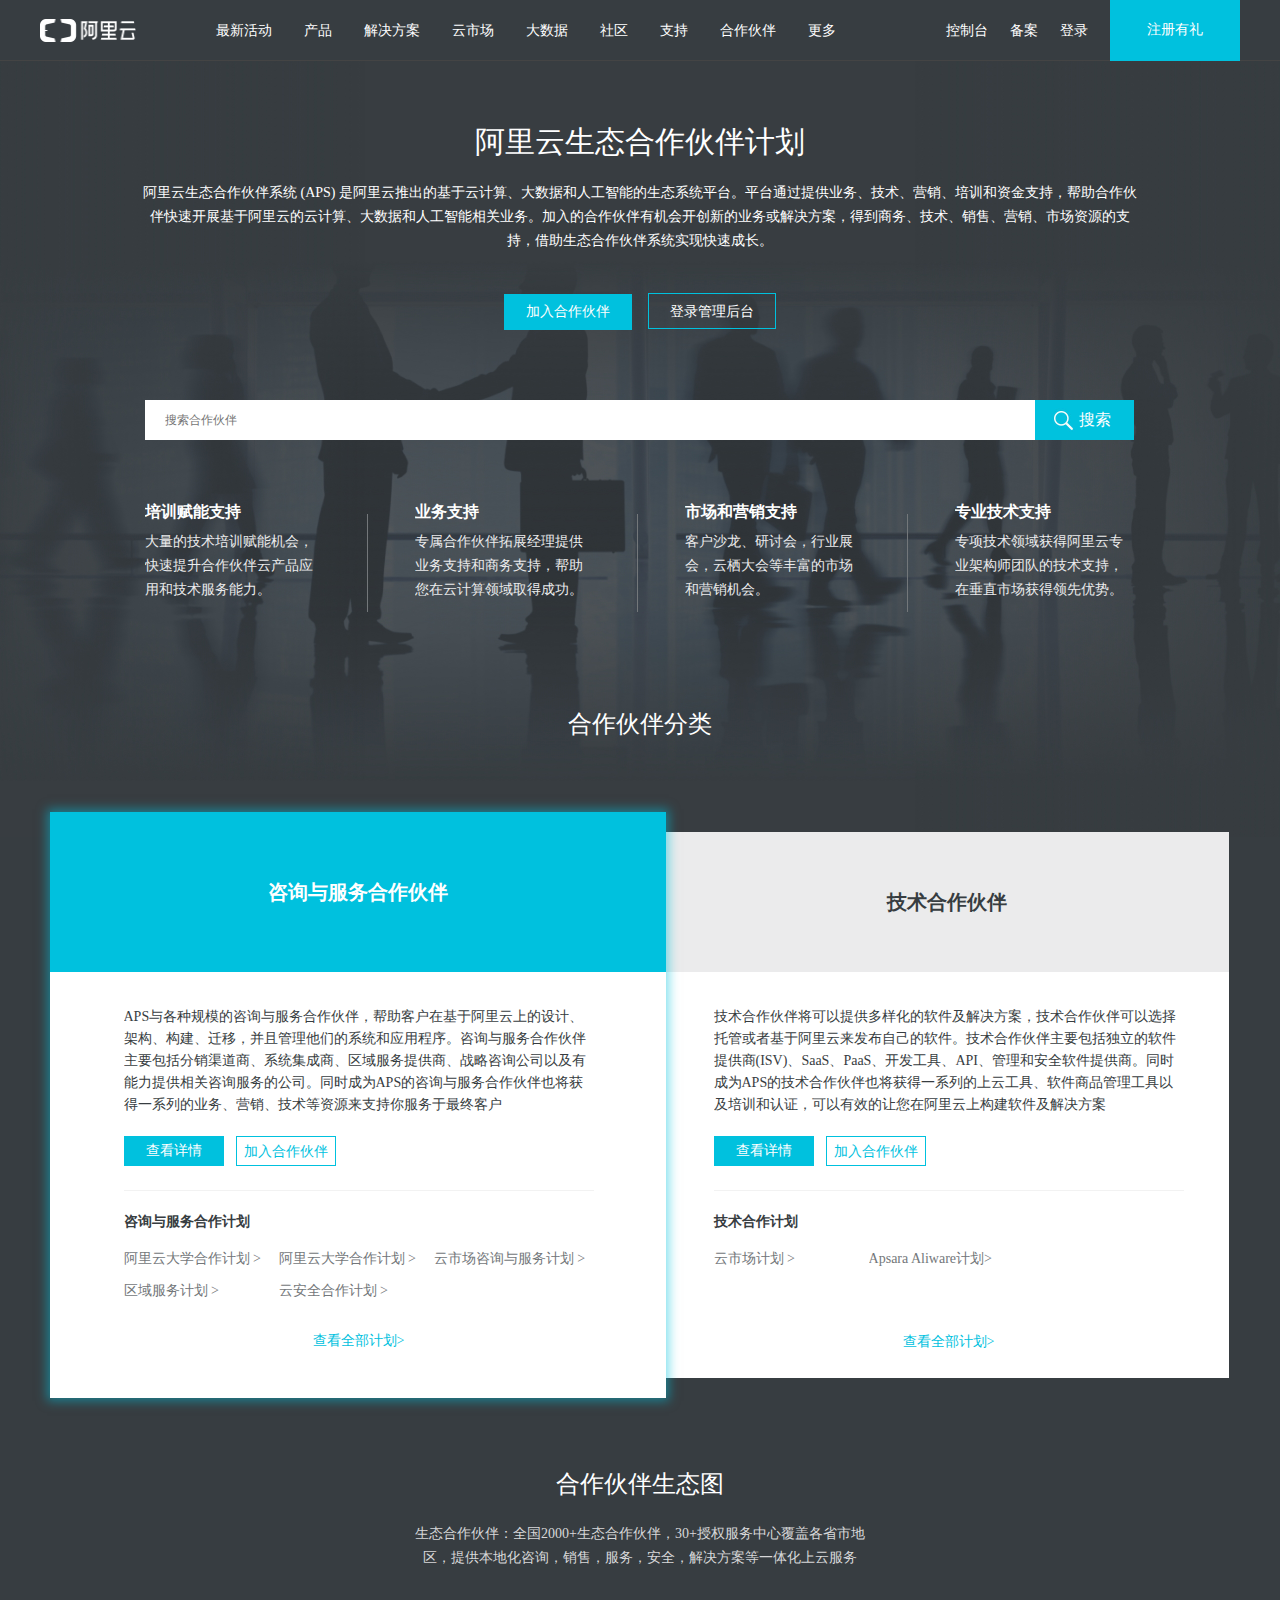
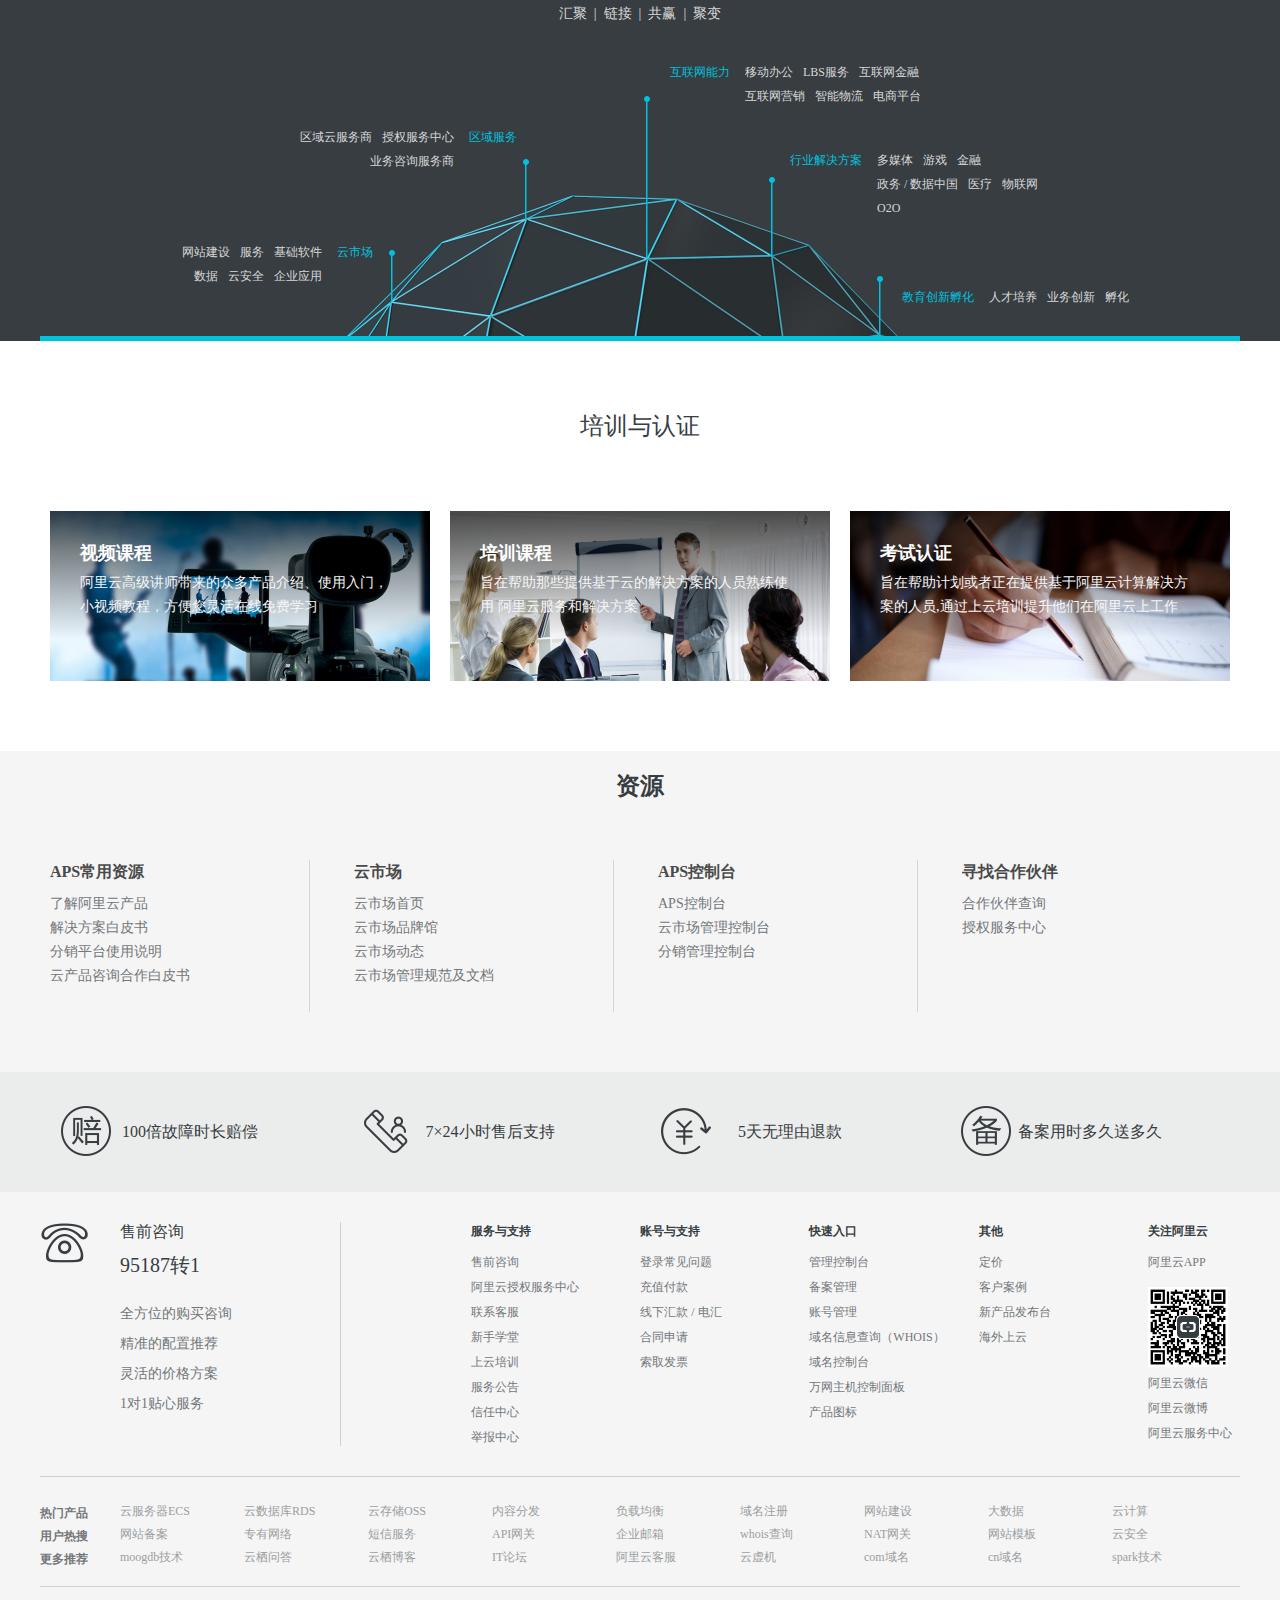
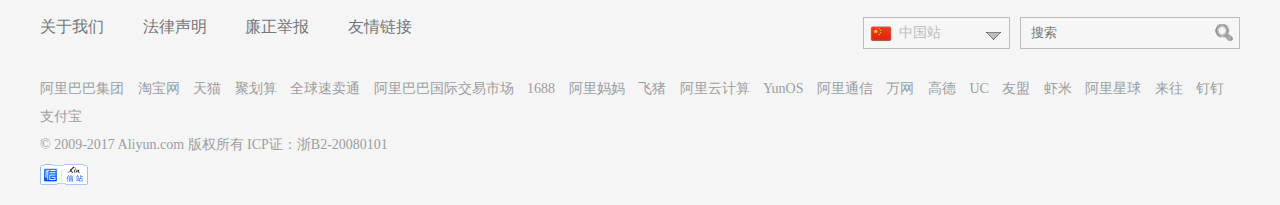
<file: cooperation.html>
<!DOCTYPE html>
<html>
    <head>
        <meta charset="utf-8" />
        <link rel="stylesheet" type="text/css" href="./css/reset.css">
        <link rel="stylesheet" type="text/css" href="./css/top-menu.css">
        <link rel="stylesheet" type="text/css" href="./css/register.css">
        <link rel="stylesheet" type="text/css" href="./css/cooperation.css">
        <script src="./js/jquery-3.1.1.min.js"></script>
        <script src="./js/index.js"></script>
        <script src="./js/cooperation.js"></script>
        <title></title>
    </head>
    <body>
        <!-- 头部开始 -->
        <div id="header">
            <!-- 顶部菜单 -->
            <div id="index-menu">
                <div class="my-col clearfloat">
                    <a href="./index.html" class="logo">
                        <img src="./imgs/index/header/logo01.png" alt="">
                        <img src="./imgs/index/header/logo02.gif" alt="">
                    </a>
                    <div class="menu">
                        <ul class="clearfloat">
                            <li index="activity" width="88" left="0" dropdown="hide"><a href="#">最新活动</a></li>
                            <li index="product" width="60" left="88" dropdown="show"><a href="#">产品</a></li>
                            <li index="solution" width="88" left="148" dropdown="show"><a href="#">解决方案</a></li>
                            <li index="market" width="74" left="236" dropdown="show"><a href="#">云市场</a></li>
                            <li index="data" width="74" left="310" dropdown="hide"><a href="#">大数据</a></li>
                            <li index="community" width="60" left="384" dropdown="show"><a href="#">社区</a></li>
                            <li index="support" width="60" left="444" dropdown="show"><a href="#">支持</a></li>
                            <li index="partner" width="88" left="504" dropdown="hide"><a href="./cooperation.html">合作伙伴</a></li>
                            <li index="more" width="60" left="592" dropdown="show"><a href="#">更多</a></li>
                            <div class="line" style="width:0px; left:0px;"></div>
                        </ul>
                    </div>
                    <div class="tool clearfloat">
                        <div class="register"><a href="./register.html">注册有礼</a></div>
                        <ul class="clearfloat">
                            <li><a href="./login.html">登录</a></li>
                            <li><a href="#">备案</a></li>
                            <li><a href="#">控制台</a></li>
                        </ul>
                    </div>
                </div>
            </div>
            <!-- 菜单下拉栏 -->
            <div id="dropdown-ing">
                <div class="dropdown-box">
                    <div class="close-dropdown">
                        <img src="./imgs/index/header/dropUpBtn.png" alt="">
                    </div>
                    <div class="my-col clearfloat">
                        <!-- 产品 -->
                        <div style="display: none;" class="menu-boxs" index="product">
                            <ul class="ul-move level-1">
                                <li index="0" top="0">云计算基础服务</li>
                                <li index="1" style="cursor:pointer;" top="40">大数据(数加) ></li>
                                <li index="2" style="cursor:pointer;" top="80">安全(云盾) ></li>
                                <li index="3" style="cursor:pointer;" top="120">域名与网站(万网) ></li>
                                <li class="line" top="160" style="top:0px;"></li>
                            </ul>
                            <div class="cell-level2 " style="display:inline-block;">
                                <ul class="ul-move level-2">
                                    <li top="0" index="0">弹性计算</li>
                                    <li top="40" index="1" style="cursor:pointer">数据库 ></li>
                                    <li top="80" index="2">存储与CDN</li>
                                    <li top="120" index="3">分析</li>
                                    <li top="160" index="4">云通信</li>
                                    <li top="200" index="5">网络</li>
                                    <li top="240" index="6">管理与监控</li>
                                    <li top="280" index="7">应用服务</li>
                                    <li top="320" index="8">互联网中间件</li>
                                    <li top="360" index="9">移动服务</li>
                                    <li top="400" index="10">视频服务</li>
                                    <li class="line" style="right:0px;top:0px;"></li>
                                </ul>
                                <div class="cell-detail" style="width:700px;display:inline-block">
                                    <ul class="tpll">
                                        <li>
                                            <a href="#">
                                                <h3>云服务器 ECS</h3>
                                                <p>可弹性扩展、安全、稳定、易用的计算服务</p>
                                            </a>
                                        </li>
                                        <li>
                                            <a href="#">
                                                <h3>块存储</h3>
                                                <p>可弹性扩展、高性能、高可靠的块级随机存储</p>
                                            </a>
                                        </li>
                                        <li>
                                            <a href="#">
                                                <h3>专有网络 VPC</h3>
                                                <p>帮您轻松构建逻辑隔离的专有网络</p>
                                            </a>
                                        </li>
                                        <li>
                                            <a href="#">
                                                <h3>负载均衡</h3>
                                                <p>对多台云服务进行流量分发的负载均衡服务</p>
                                            </a>
                                        </li>
                                        <li>
                                            <a href="#">
                                                <h3>弹性伸缩</h3>
                                                <p>自动调整弹性计算资源的管理服务</p>
                                            </a>
                                        </li>
                                        <li>
                                            <a href="#">
                                                <h3>资源编排</h3>
                                                <p>批量创建、管理、配置云计算资源</p>
                                            </a>
                                        </li>
                                        <li>
                                            <a href="#">
                                                <h3>容器服务</h3>
                                                <p>应用全生命周期管理的Docker服务</p>
                                            </a>
                                        </li>
                                        <li>
                                            <a href="#">
                                                <h3>高性能计算 HPC</h3>
                                                <p>加速深度学习、渲染和科学计算的GPU物理机</p>
                                            </a>
                                        </li>
                                        <li>
                                            <a href="#">
                                                <h3>批量计算</h3>
                                                <p>简单易用的大规模并行批处理计算服务</p>
                                            </a>
                                        </li>
                                    </ul>
                                </div>
                                <div class="cell-detail" style="width:700px;display:none">
                                    <ul class="tpll">
                                        <li>
                                            <a href="#">
                                                <h3>云数据库 RDS</h3>
                                                <p>完全兼容MySQL，SQLServer，PostgreSQL</p>
                                            </a>
                                        </li>
                                        <li>
                                            <a href="#">
                                                <h3>云数据库 MongoDB 版</h3>
                                                <p>三节点副本集保证高可用</p>
                                            </a>
                                        </li>
                                        <li>
                                            <a href="#">
                                                <h3>云数据库 Redis 版</h3>
                                                <p>兼容开源 Redis 协议的 Key-Value 类型</p>
                                            </a>
                                        </li>
                                        <li>
                                            <a href="#">
                                                <h3>云数据库 Memcache 版</h3>
                                                <p>在线缓存服务，为热点数据的访问提供高速响应</p>
                                            </a>
                                        </li>
                                        <li>
                                            <a href="#">
                                                <h3>PB 级云数据库 PetaData (邀测中)</h3>
                                                <p>支持 PB 级海量数据存储的分布式关系型数据库</p>
                                            </a>
                                        </li>
                                        <li>
                                            <a href="#">
                                                <h3>云数据库 HybirdDB</h3>
                                                <p>基于Greenplum Database的MPP数据仓库</p>
                                            </a>
                                        </li>
                                        <li>
                                            <a href="#">
                                                <h3>云数据库 HBase 版 (公测中)</h3>
                                                <p>支持 PB 级海量数据存储的分布式NoSQL数据库</p>
                                            </a>
                                        </li>
                                        <li>
                                            <a href="#">
                                                <h3>云数据库 OceanBase (邀测中)</h3>
                                                <p>金融级高可靠、高性能、分布式自研数据库</p>
                                            </a>
                                        </li>
                                        <li>
                                            <a href="#">
                                                <h3>数据传输</h3>
                                                <p>比GoldenGate更易用,阿里异地多活基础架构</p>
                                            </a>
                                        </li>
                                        <li>
                                            <a href="#">
                                                <h3>数据管理</h3>
                                                <p>比 phpMyAdmin 更强大，比Navicat 更易用</p>
                                            </a>
                                        </li>
                                        <li>
                                            <a href="#">
                                                <h3>表格存储</h3>
                                                <p>高并发，低延时，无限容量的Nosql数据存储服务</p>
                                            </a>
                                        </li>
                                    </ul>
                                </div>
                                <div class="cell-detail" style="width:700px;display:none">
                                    <ul class="tpll">
                                        <li>
                                            <a href="#">
                                                <h3>对象存储 OSS</h3>
                                                <p>海量、安全和高可靠的云存储服务</p>
                                            </a>
                                        </li>
                                        <li>
                                            <a href="#">
                                                <h3>块存储</h3>
                                                <p>可弹性扩展、高性能、高可靠的块级随机存储</p>
                                            </a>
                                        </li>
                                        <li>
                                            <a href="#">
                                                <h3>文件存储</h3>
                                                <p>无限扩展、多分享、标准文件协议的文件存储服务</p>
                                            </a>
                                        </li>
                                        <li>
                                            <a href="#">
                                                <h3>表格存储</h3>
                                                <p>高并发、低延时、无限容量的Nosql数据存储服务</p>
                                            </a>
                                        </li>
                                        <li>
                                            <a href="#">
                                                <h3>归档存储</h3>
                                                <p>海量数据的长期归档、备份服务</p>
                                            </a>
                                        </li>
                                        <li>
                                            <a href="#">
                                                <h3>CDN</h3>
                                                <p>跨运营商、跨地域全网覆盖的网络加速服务</p>
                                            </a>
                                        </li>
                                    </ul>
                                </div>
                                <div class="cell-detail" style="width:700px;display:none">
                                    <ul class="tpll">
                                        <li>
                                            <a href="#">
                                                <h3>E-MapReduce</h3>
                                                <p>基于 Hadoop/Spark 的大数据处理分析服务</p>
                                            </a>
                                        </li>
                                        <li>
                                            <a href="#">
                                                <h3>云数据库 HybridDB</h3>
                                                <p>基于Greenplum Database的MPP数据仓库</p>
                                            </a>
                                        </li>
                                        <li>
                                            <a href="#">
                                                <h3>高性能计算 HPC</h3>
                                                <p>加速深度学习、渲染和科学计算的 GPU 物理机</p>
                                            </a>
                                        </li>
                                        <li>
                                            <a href="#">
                                                <h3>大数据计算服务 MaxCompute</h3>
                                                <p>TB/PB级数据仓库解决方案</p>
                                            </a>
                                        </li>
                                        <li>
                                            <a href="#">
                                                <h3>分析型数据库</h3>
                                                <p>海量数据实时高并发在线分析</p>
                                            </a>
                                        </li>
                                        <li>
                                            <a href="#">
                                                <h3>开放搜索</h3>
                                                <p>结构化数据搜索托管服务</p>
                                            </a>
                                        </li>
                                    </ul>
                                </div>
                                <div class="cell-detail" style="width:700px;display:none">
                                    <ul class="tpll">
                                        <li>
                                            <a href="#">
                                                <h3>短信服务</h3>
                                                <p>验证码和短信通知服务，三网合一快速到达</p>
                                            </a>
                                        </li>
                                        <li>
                                            <a href="#">
                                                <h3>语音服务</h3>
                                                <p>语音通知和语音验证，支持多方通话</p>
                                            </a>
                                        </li>
                                        <li>
                                            <a href="#">
                                                <h3>流量服务</h3>
                                                <p>轻松玩转手机流量，物联卡专供物联终端使用</p>
                                            </a>
                                        </li>
                                        <li>
                                            <a href="#">
                                                <h3>私密专线</h3>
                                                <p>号码隔离，保护双方的隐私信息</p>
                                            </a>
                                        </li>
                                        <li>
                                            <a href="#">
                                                <h3>移动推送</h3>
                                                <p>移动应用通知与信息推送服务</p>
                                            </a>
                                        </li>
                                        <li>
                                            <a href="#">
                                                <h3>消息服务</h3>
                                                <p>大规模、高可靠、高并发访问和超强消息堆积能力</p>
                                            </a>
                                        </li>
                                        <li>
                                            <a href="#">
                                                <h3>邮件推送</h3>
                                                <p>事物邮件、通知邮件和批量邮件的快速发送</p>
                                            </a>
                                        </li>
                                    </ul>
                                </div>
                                <div class="cell-detail" style="width:700px;display:none">
                                    <ul class="tpll">
                                        <li>
                                            <a href="#">
                                                <h3>负载均衡</h3>
                                                <p>对多台云服务器进行流量分发的负载均衡服务</p>
                                            </a>
                                        </li>
                                        <li>
                                            <a href="#">
                                                <h3>专有网络 VPC</h3>
                                                <p>帮您轻松构建逻辑隔离的专有网络</p>
                                            </a>
                                        </li>
                                        <li>
                                            <a href="#">
                                                <h3>高速通道</h3>
                                                <p>高速稳定的 VPC 互联和专线接入服务</p>
                                            </a>
                                        </li>
                                        <li>
                                            <a href="#">
                                                <h3>CDN</h3>
                                                <p>跨运营商、跨地域全网覆盖的网络加速服务</p>
                                            </a>
                                        </li>
                                        <li>
                                            <a href="#">
                                                <h3>NAT 网关</h3>
                                                <p>支持NAT转发、共享宽带的VPC网关</p>
                                            </a>
                                        </li>
                                    </ul>
                                </div>
                                <div class="cell-detail" style="width:700px;display:none">
                                    <ul class="tpll">
                                        <li>
                                            <a href="#">
                                                <h3>云监控</h3>
                                                <p>指标监控与报警服务</p>
                                            </a>
                                        </li>
                                        <li>
                                            <a href="#">
                                                <h3>访问控制</h3>
                                                <p>管理多因素认证、子账号与授权、角色与STS令牌</p>
                                            </a>
                                        </li>
                                        <li>
                                            <a href="#">
                                                <h3>资源编排</h3>
                                                <p>批量创建、管理、配置云计算资源</p>
                                            </a>
                                        </li>
                                        <li>
                                            <a href="#">
                                                <h3>操作审计 (公测中)</h3>
                                                <p>详细记录控制台和API操作</p>
                                            </a>
                                        </li>
                                        <li>
                                            <a href="#">
                                                <h3>密钥管理服务 (公测中)</h3>
                                                <p>安全、易用、低成本的密钥管理服务</p>
                                            </a>
                                        </li>
                                    </ul>
                                </div>
                                <div class="cell-detail" style="width:700px;display:none">
                                    <ul class="tpll">
                                        <li>
                                            <a href="#">
                                                <h3>日志服务</h3>
                                                <p>针对日志收集、存储、查询和分析的服务</p>
                                            </a>
                                        </li>
                                        <li>
                                            <a href="#">
                                                <h3>开放搜索</h3>
                                                <p>结构化数据搜索托管服务</p>
                                            </a>
                                        </li>
                                        <li>
                                            <a href="#">
                                                <h3>性能测试</h3>
                                                <p>性能云测试平台，帮您轻松完成系统性能评估</p>
                                            </a>
                                        </li>
                                        <li>
                                            <a href="#">
                                                <h3>邮件推送</h3>
                                                <p>事务\批量邮件推送，验证码\通知短信服务</p>
                                            </a>
                                        </li>
                                        <li>
                                            <a href="#">
                                                <h3>API 网关</h3>
                                                <p>高性能、高可用的API托管服务，低成本开放 API</p>
                                            </a>
                                        </li>
                                        <li>
                                            <a href="#">
                                                <h3>物联网套件 (公测中)</h3>
                                                <p>助您快速搭建稳定可靠的物联网应用</p>
                                            </a>
                                        </li>
                                        <li>
                                            <a href="#">
                                                <h3>消息服务</h3>
                                                <p>大规模、高可靠、高并发访问和超强消息堆积能力</p>
                                            </a>
                                        </li>
                                        <li>
                                            <a href="#">
                                                <h3>智能对话分析服务 (公测中)</h3>
                                                <p>对语音或者文本对话进行只能语义分析</p>
                                            </a>
                                        </li>
                                    </ul>
                                </div>
                                <div class="cell-detail" style="width:700px;display:none">
                                    <ul class="tpll">
                                        <li>
                                            <a href="#">
                                                <h3>企业级分布式应用服务 EDAS</h3>
                                                <p>以应用为中心的中间件 PaaS 平台</p>
                                            </a>
                                        </li>
                                        <li>
                                            <a href="#">
                                                <h3>消息队列 MQ</h3>
                                                <p>Apache RocketMQ商用版企业级异步通信中间件</p>
                                            </a>
                                        </li>
                                        <li>
                                            <a href="#">
                                                <h3>分布式关系型数据库服务 DRDS</h3>
                                                <p>水平拆分/读写分离的在线分布式数据库服务</p>
                                            </a>
                                        </li>
                                        <li>
                                            <a href="#">
                                                <h3>云服务总线 CSB(公测中)</h3>
                                                <p>企业级互联网能力开放平台</p>
                                            </a>
                                        </li>
                                        <li>
                                            <a href="#">
                                                <h3>业务实时监控服务 ARMS(公测中)</h3>
                                                <p>端到端一体化实时监控解决方案产品</p>
                                            </a>
                                        </li>
                                        <li>
                                            <a href="#">
                                                <h3>全局事务服务 (公测中)</h3>
                                                <p>分布式强一致事务/消息事务/服务链路事务</p>
                                            </a>
                                        </li>
                                    </ul>
                                </div>
                                <div class="cell-detail" style="width:700px;display:none">
                                    <ul class="tpll">
                                        <li>
                                            <a href="#">
                                                <h3>移动推送</h3>
                                                <p>移动应用通知与消息推送服务</p>
                                            </a>
                                        </li>
                                        <li>
                                            <a href="#">
                                                <h3>短信服务</h3>
                                                <p>验证码和短信通知服务，三网合一快速到达</p>
                                            </a>
                                        </li>
                                        <li>
                                            <a href="#">
                                                <h3>HTTPDNS</h3>
                                                <p>移动应用域名防劫持和精确调度服务</p>
                                            </a>
                                        </li>
                                        <li>
                                            <a href="#">
                                                <h3>移动安全</h3>
                                                <p>为移动应用提供全生命周期安全服务</p>
                                            </a>
                                        </li>
                                        <li>
                                            <a href="#">
                                                <h3>移动数据分析 (公测中)</h3>
                                                <p>移动应用数据采集、分析、展示和数据输出服务</p>
                                            </a>
                                        </li>
                                        <li>
                                            <a href="#">
                                                <h3>移动加速 (公测中)</h3>
                                                <p>移动应用访问加速</p>
                                            </a>
                                        </li>
                                    </ul>
                                </div>
                                <div class="cell-detail" style="width:700px;display:none">
                                    <ul class="tpll">
                                        <li>
                                            <a href="#">
                                                <h3>视频点播</h3>
                                                <p>安全、弹性、高可定制的点播服务</p>
                                            </a>
                                        </li>
                                        <li>
                                            <a href="#">
                                                <h3>媒体转码</h3>
                                                <p>为多媒体数据提供的转码计算服务</p>
                                            </a>
                                        </li>
                                        <li>
                                            <a href="#">
                                                <h3>视频直播</h3>
                                                <p>低延迟、高并发的音视频直播服务</p>
                                            </a>
                                        </li>
                                    </ul>
                                </div>
                            </div>
                            <div class="cell-level2 " style="display:none;">
                                <ul class="tpl2">
                                    <li>
                                        <h1>数据应用</h1>
                                        <ul>
                                            <li><a href="#">推荐引擎</a></li>
                                            <li><a href="#">公众趋势分析</a></li>
                                            <li><a href="#">企业图谱</a></li>
                                            <li><a href="#">数据集成(公测中)</a></li>
                                            <li><a href="#">数据市场相关API及应用</a></li>
                                        </ul>
                                    </li>
                                    <li>
                                        <h1>数据分析展现</h1>
                                        <ul>
                                            <li><a href="#">DataV数据可视化</a></li>
                                            <li><a href="#">Quick BI(公测中)</a></li>
                                            <li><a href="#">图像分析(公测中)</a></li>
                                            <li><a href="#">I+关系网络分析</a></li>
                                        </ul>
                                    </li>
                                    <li>
                                        <h1>人工智能</h1>
                                        <ul>
                                            <li><a href="#">机器学习</a></li>
                                            <li><a href="#">语音识别与合成</a></li>
                                            <li><a href="#">人机对话</a></li>
                                            <li><a href="#">印刷文字识别(公测中)</a></li>
                                            <li><a href="#">人脸识别(公测中)</a></li>
                                        </ul>
                                    </li>
                                    <li>
                                        <h1>大数据基础服务</h1>
                                        <ul>
                                            <li><a href="#">大数据开发套件</a></li>
                                            <li><a href="#">分析型数据库</a></li>
                                            <li><a href="#">MaxCompute</a></li>
                                            <li><a href="#">流计算(公测中)</a></li>
                                        </ul>
                                    </li>
                                </ul>
                            </div>
                            <div class="cell-level2 " style="display:none;">
                                <ul class="tpl3">
                                    <li>
                                        <h1>防御</h1>
                                        <ul>
                                            <li><a href="#">服务器安全(安骑士)</a></li>
                                            <li><a href="#">Web应用防火墙(网络安全)</a></li>
                                            <li><a href="#">加密服务(数据安全)</a></li>
                                            <li><a href="#">数据风控(业务安全)</a></li>
                                            <li><a href="#">移动安全</a></li>
                                            <li><a href="#">数据安全险(安全服务)</a></li>
                                        </ul>
                                    </li>
                                    <li>
                                        <h1>&nbsp;</h1>
                                        <ul>
                                            <li><a href="#">DDoS高防IP(网络安全)</a></li>
                                            <li><a href="#">安全管家(安全服务)</a></li>
                                            <li><a href="#">绿网(内容安全)</a></li>
                                            <li><a href="#">CA证书服务(数据安全)</a></li>
                                            <li><a href="#">合作伙伴产品中心</a></li>
                                            <li><a href="#">云盾混合云</a></li>
                                        </ul>
                                    </li>
                                    <li>
                                        <h1>检测</h1>
                                        <ul>
                                            <li><a href="#">态势感知(大数据安全)</a></li>
                                            <li><a href="#">先知(安全情报)</a></li>
                                        </ul>
                                    </li>
                                </ul>
                            </div>
                            <div class="cell-level2 " style="display:none;">
                                <ul class="tpl4">
                                    <li>
                                        <h1><a href="#">域名注册&nbsp;></a></h1>
                                        <ul class="clearfloat">
                                            <li class="y-left half even"><a href="#">.com</a></li>
                                            <li class="y-left half"><a href="#">.xin</a></li>
                                            <li class="y-left half even"><a href="#">.cn</a></li>
                                            <li class="y-left half"><a href="#">.shop</a></li>
                                            <li class="y-left half even"><a href="#">.net</a></li>
                                            <li class="y-left half"><a href="#">.ltd</a></li>
                                        </ul>
                                        <h1><a href="#">云虚拟主机&nbsp;></a></h1>
                                        <ul class="clearfloat">
                                            <li class="y-left even"><a href="#">独享云虚拟主机</a></li>
                                            <li class="y-left"><a href="#">共享云虚拟主机</a></li>
                                            <li class="y-left even"><a href="#">弹性Web托管</a></li>
                                        </ul>
                                    </li>
                                    <li>
                                        <h1><a href="#">域名交易与转入&nbsp;></a></h1>
                                        <ul class="clearfloat">
                                            <li class="y-left even"><a href="#">域名交易</a></li>
                                            <li class="y-left"><a href="#">域名预订</a></li>
                                            <li class="y-left even"><a href="#">域名转入</a></li>
                                        </ul>
                                        <h1><a href="#">网站建设&nbsp;></a></h1>
                                        <ul class="clearfloat">
                                            <li class="y-left even"><a href="#">模板建站</a></li>
                                            <li class="y-left"><a href="#">企业官网</a></li>
                                            <li class="y-left even"><a href="#">商城网站</a></li>
                                        </ul>
                                    </li>
                                    <li>
                                        <h1><a href="#">域名解析&nbsp;></a></h1>
                                        <ul class="clearfloat">
                                            <li class="y-left even"><a href="#">云解析DNS</a></li>
                                            <li class="y-left"><a href="#">移动解析HTTPDNS</a></li>
                                        </ul>
                                        <h1><a href="#">阿里邮箱&nbsp;></a></h1>
                                        <ul class="clearfloat">
                                            <li class="y-left even"><a href="#">企业邮箱</a></li>
                                            <li class="y-left"><a href="#">邮件推送</a></li>
                                        </ul>
                                    </li>
                                </ul>
                            </div>
                        </div>
                        <!-- 解决方案 -->
                        <div style="display: none;" class="menu-boxs" index="solution">
                            <div class="cell-level2 clear-left">
                                <ul class="ul-move level-2">
                                    <li top="0" index="0">行内解决方案</li>
                                    <li top="40" index="1">通用解决方案</li>
                                    <li top="80" index="2">大数据解决方案</li>
                                    <li class="line" style="right:0px;top:0px;"></li>
                                </ul>
                                <div class="cell-detail controls" style="width:1030px; display:inline-block;">
                                    <ul class="tpl6">
                                        <li>
                                            <a href="#">
                                                <h3>新零售解决方案</h3>
                                                <p>快速搭建新零售平台，支持秒杀、视频直播等业务</p>
                                            </a>
                                            <div class="sub">
                                                <ul class="clearfloat">
                                                    <li style="width:33.3333333333333336%;">
                                                        <a href="#">大数据运营</a>
                                                    </li>
                                                    <li style="width:33.3333333333333336%;">
                                                        <a href="#">全站HTTPS</a>
                                                    </li>
                                                    <li style="width:33.3333333333333336%;">
                                                        <a href="#">以图搜图</a>
                                                    </li>
                                                </ul>
                                            </div>
                                        </li>
                                        <li>
                                            <a href="#">
                                                <h3>大游戏解决方案</h3>
                                                <p>为手游/页游/端游开发者提供部署方案助力成长满足互联网金融/证券/银行/保险业务需求</p>
                                            </a>
                                            <div class="sub">
                                                <ul class="clearfloat">
                                                    <li style="width:33.3333333333333336%;">
                                                        <a href="#">MMO</a>
                                                    </li>
                                                    <li style="width:33.3333333333333336%;">
                                                        <a href="#">MOBA</a>
                                                    </li>
                                                    <li style="width:33.3333333333333336%;">
                                                        <a href="#">MMORPG页游</a>
                                                    </li>
                                                </ul>
                                            </div>
                                        </li>
                                        <li>
                                            <a href="#">
                                                <h3>大视频解决方案</h3>
                                                <p>一站式提供“海量存储、高效分发、极速网络”等强大服务</p>
                                            </a>
                                            <div class="sub">
                                                <ul class="clearfloat">
                                                    <li style="width:33.3333333333333336%;">
                                                        <a href="#">智能监控</a>
                                                    </li>
                                                    <li style="width:33.3333333333333336%;">
                                                        <a href="#">视频直播</a>
                                                    </li>
                                                    <li style="width:33.3333333333333336%;">
                                                        <a href="#">视频点播</a>
                                                    </li>
                                                </ul>
                                            </div>
                                        </li>
                                        <li>
                                            <a href="#">
                                                <h3>新金融解决方案</h3>
                                                <p>满足互联网金融/证券/银行/保险业务需求</p>
                                            </a>
                                            <div class="sub">
                                                <ul class="clearfloat">
                                                    <li style="width:33.3333333333333336%;">
                                                        <a href="#">互联网金融</a>
                                                    </li>
                                                    <li style="width:33.3333333333333336%;">
                                                        <a href="#">保险核心上云</a>
                                                    </li>
                                                    <li style="width:33.3333333333333336%;">
                                                        <a href="#">金融交易所上云</a>
                                                    </li>
                                                </ul>
                                            </div>
                                        </li>
                                        <li>
                                            <a href="#">
                                                <h3>大政务解决方案</h3>
                                                <p>满足政府/交通/公安/税务局等业务需求</p>
                                            </a>
                                            <div class="sub">
                                                <ul class="clearfloat">
                                                    <li style="width:33.3333333333333336%;">
                                                        <a href="#">智慧交通大数据</a>
                                                    </li>
                                                    <li style="width:33.3333333333333336%;">
                                                        <a href="#">电子税务局</a>
                                                    </li>
                                                    <li style="width:33.3333333333333336%;">
                                                        <a href="#">市民交通违法举报</a>
                                                    </li>
                                                </ul>
                                            </div>
                                        </li>
                                        <li>
                                            <a href="#">
                                                <h3>房地产解决方案</h3>
                                                <p>房地产+互联网大数据，助力房地产行业无限创新</p>
                                            </a>
                                            <div class="sub">
                                                <ul class="clearfloat">
                                                    <li style="width:33.3333333333333336%;">
                                                        <a href="#">大数据营销</a>
                                                    </li>
                                                    <li style="width:33.3333333333333336%;">
                                                        <a href="#">土地投资决策</a>
                                                    </li>
                                                    <li style="width:33.3333333333333336%;">
                                                        <a href="#">智能停车场</a>
                                                    </li>
                                                </ul>
                                            </div>
                                        </li>
                                        <li>
                                            <a href="#">
                                                <h3>新能源解决方案</h3>
                                                <p>帮新运营商、服务商快速搭建标准化商业平台</p>
                                            </a>
                                            <div class="sub">
                                                <ul class="clearfloat">
                                                    <li style="width:33.3333333333333336%;">
                                                        <a href="#">分布式光伏</a>
                                                    </li>
                                                    <li style="width:33.3333333333333336%;">
                                                        <a href="#">电动汽车分时租赁</a>
                                                    </li>
                                                    <li style="width:33.3333333333333336%;">
                                                        <a href="#">充电桩运营</a>
                                                    </li>
                                                </ul>
                                            </div>
                                        </li>
                                        <li>
                                            <a href="#">
                                                <h3>大健康解决方案</h3>
                                                <p>集合传统医疗优势，致力构建智能医疗云生态</p>
                                            </a>
                                            <div class="sub">
                                                <ul class="clearfloat">
                                                    <li style="width:33.3333333333333336%;">
                                                        <a href="#">互联网医疗</a>
                                                    </li>
                                                    <li style="width:33.3333333333333336%;">
                                                        <a href="#">影像云</a>
                                                    </li>
                                                    <li style="width:33.3333333333333336%;">
                                                        <a href="#">远程医疗</a>
                                                    </li>
                                                </ul>
                                            </div>
                                        </li>
                                        <li>
                                            <a href="#">
                                                <h3>网站解决方案</h3>
                                                <p>依据不同发展阶段，提供一站式建站方案</p>
                                            </a>
                                            <div class="sub">
                                                <ul class="clearfloat">
                                                    <li style="width:50%;">
                                                        <a href="#">小型网站</a>
                                                    </li>
                                                    <li style="width:50%;">
                                                        <a href="#">中型网站</a>
                                                    </li>
                                                </ul>
                                            </div>
                                        </li>
                                        <li>
                                            <a href="#">
                                                <h3>新制造解决方案</h3>
                                                <p>提供快速搭建一站式亿级设备接入、管理能力</p>
                                            </a>
                                            <div class="sub">
                                                <ul class="clearfloat">
                                                    <li style="width:33.3333333333333336%;">
                                                        <a href="#">智能设备互联</a>
                                                    </li>
                                                    <li style="width:33.3333333333333336%;">
                                                        <a href="#">光伏切片智能</a>
                                                    </li>
                                                    <li style="width:33.3333333333333336%;">
                                                        <a href="#">工业控制scada</a>
                                                    </li>
                                                </ul>
                                            </div>
                                        </li>
                                        <li>
                                            <a href="#">
                                                <h3>大运输解决方案</h3>
                                                <p>利用物联网及大数据的技术优势， 助力运输企业降本增效</p>
                                            </a>
                                            <div class="sub">
                                                <ul class="clearfloat">
                                                    <li style="width:33.3333333333333336%;">
                                                        <a href="#">商用车联网</a>
                                                    </li>
                                                    <li style="width:33.3333333333333336%;">
                                                        <a href="#">路径优化</a>
                                                    </li>
                                                    <li style="width:33.3333333333333336%;">
                                                        <a href="#">运输管理</a>
                                                    </li>
                                                </ul>
                                            </div>
                                        </li>
                                        <li>
                                            <a href="#">
                                                <h3>移动APP解决方案</h3>
                                                <p>轻松应对移动app爆发式增长 助力运输企业降本增效</p>
                                            </a>
                                            <div class="sub">
                                                <ul class="clearfloat">
                                                    <li style="width:33.3333333333333336%;">
                                                        <a href="#">移动安全</a>
                                                    </li>
                                                    <li style="width:33.3333333333333336%;">
                                                        <a href="#">移动应用加速</a>
                                                    </li>
                                                    <li style="width:33.3333333333333336%;">
                                                        <a href="#">移动域名解析</a>
                                                    </li>
                                                </ul>
                                            </div>
                                        </li>
                                        <li>
                                            <a href="#">
                                                <h3>新技术解决方案</h3>
                                                <p>提供“海量存储、高效分发、极速网络”等服务 助力运输企业降本增效</p>
                                            </a>
                                            <div class="sub">
                                                <ul class="clearfloat">
                                                    <li style="width:50%;">
                                                        <a href="#">容灾</a>
                                                    </li>
                                                    <li style="width:50%;">
                                                        <a href="#">混合云</a>
                                                    </li>
                                                </ul>
                                            </div>
                                        </li>
                                        <li>
                                            <a href="#">
                                                <h3>大传媒解决方案</h3>
                                                <p>基于高性能基础架构，提供面向媒体行业的快速新闻生产、节目制作、专业直播等业务场景</p>
                                            </a>
                                            <div class="sub">
                                                <ul class="clearfloat">
                                                    <li style="width:33.3333333333333336%;">
                                                        <a href="#">媒体公共云</a>
                                                    </li>
                                                    <li style="width:33.3333333333333336%;">
                                                        <a href="#">专有媒体云</a>
                                                    </li>
                                                    <li style="width:33.3333333333333336%;">
                                                        <a href="#">专业直播</a>
                                                    </li>
                                                </ul>
                                            </div>
                                        </li>
                                    </ul>
                                </div>
                                <div class="cell-detail controls" style="width:700px; display:none;">
                                    <ul class="tpl6">
                                        <li>
                                            <a href="#">
                                                <h3>专有云解决方案</h3>
                                                <p>帮助客户向混合云架构平滑演进</p>
                                            </a>
                                        </li>
                                        <li>
                                            <a href="#">
                                                <h3>安全解决方案</h3>
                                                <p>多层防护+云端大数据，提供整套安全产品和服务</p>
                                            </a>
                                        </li>
                                        <li>
                                            <a href="#">
                                                <h3>企业互联网架构方案</h3>
                                                <p>经历阿里巴巴电商考验，助企业快速构建分布式应用</p>
                                            </a>
                                        </li>
                                        <li>
                                            <a href="#">
                                                <h3>云存储解决方案</h3>
                                                <p>解决海量数据存档/备份、加工，加速分发等问题</p>
                                            </a>
                                        </li>
                                        <li>
                                            <a href="#">
                                                <h3>央企采购电商解决方案</h3>
                                                <p>为企业提供集商流、物流、资金流三位一体的采购电商解决方案</p>
                                            </a>
                                        </li>
                                        <li>
                                            <a href="#">
                                                <h3> 应用交付网络解决方案</h3>
                                                <p>帮助传统硬件负载均衡用户快速、平滑迁移到云平台</p>
                                            </a>
                                        </li>
                                        <li>
                                            <a href="#">
                                                <h3>智能配送调度解决方案</h3>
                                                <p>高效高质输出运输方案，显著降低运输成本</p>
                                            </a>
                                        </li>
                                        <li>
                                            <a href="#">
                                                <h3>VR应用开发解决方案</h3>
                                                <p>便捷3D模型导入、ET语音交互</p>
                                            </a>
                                        </li>
                                        <li>
                                            <a href="#">
                                                <h3>等级保护安全合规方案</h3>
                                                <p>建立等保合规生态，提供一站式等保合规方案</p>
                                            </a>
                                        </li>
                                    </ul>
                                </div>
                                <div class="cell-detail controls" style="width:700px; display:none;">
                                    <ul class="tpl6">
                                        <li>
                                            <a href="#">
                                                <h3>个性化推荐</h3>
                                                <p>根据用户行为，推荐用户感兴趣的信息和商品</p>
                                            </a>
                                        </li>
                                        <li>
                                            <a href="#">
                                                <h3>大数据仓库</h3>
                                                <p>提供从数据采集、存储加工、管理等数仓解决方案</p>
                                            </a>
                                        </li>
                                        <li>
                                            <a href="#">
                                                <h3>云上数据集成方案</h3>
                                                <p>提供可跨异构数据存储系统、安全可靠低成本</p>
                                            </a>
                                        </li>
                                        <li>
                                            <a href="#">
                                                <h3>路况预测</h3>
                                                <p>提供从5min到未来1h精准度92%的路况拥堵预测</p>
                                            </a>
                                        </li>
                                        <li>
                                            <a href="#">
                                                <h3>台风路径分析</h3>
                                                <p>判断台风未来的走向及汛情，帮助做出决策</p>
                                            </a>
                                        </li>
                                        <li>
                                            <a href="#">
                                                <h3> 数字营销解决方案</h3>
                                                <p>帮助您从无到有快速搭建自有营销推广系统</p>
                                            </a>
                                        </li>
                                        <li>
                                            <a href="#">
                                                <h3>工业大数据服务解决方案</h3>
                                                <p>为工业客户提供基于人工智能的解决方案</p>
                                            </a>
                                        </li>
                                        <li>
                                            <a href="#">
                                                <h3>企业数据服务解决方案</h3>
                                                <p>多位交叉分析及智能算法</p>
                                            </a>
                                        </li>
                                    </ul>
                                </div>
                            </div>
                        </div>
                        <!-- 云市场 -->
                        <div style="display: none;" class="menu-boxs" index="market">
                            <div class="cell-level2 clear-left">
                                <ul class="tpl2">
                                    <li>
                                        <h1><a href="#">基础软件市场&nbsp;></a></h1>
                                        <ul>
                                            <li><a href="#">预装Windows</a></li>
                                            <li><a href="#">预装Linux</a></li>
                                            <li><a href="#">预装PHP环境</a></li>
                                            <li><a href="#">预装JAVA环境</a></li>
                                            <li><a href="#">预装ASP/.NET</a></li>
                                            <li><a href="#">预装全能环境</a></li>
                                        </ul>
                                    </li>
                                    <li>
                                        <h1><a href="#">网站建设&nbsp;></a></h1>
                                        <ul>
                                            <li><a href="#">企业官网定制</a></li>
                                            <li><a href="#">电商网站定制</a></li>
                                            <li><a href="#">精美网站模板</a></li>
                                            <li><a href="#">推广与营销</a></li>
                                            <li><a href="#">手机网站定制</a></li>
                                            <li><a href="#">APP定制开发</a></li>
                                        </ul>
                                    </li>
                                    <li>
                                        <h1><a href="#">企业应用&nbsp;></a></h1>
                                        <ul>
                                            <li><a href="#">公司/商标注册等服务</a></li>
                                            <li><a href="#">阿里云办公</a></li>
                                            <li><a href="#">销售管理</a></li>
                                            <li><a href="#">财务管理</a></li>
                                            <li><a href="#">协同办公</a></li>
                                            <li><a href="#">人事管理</a></li>
                                        </ul>
                                    </li>
                                    <li>
                                        <h1><a href="#">服务与培训&nbsp;></a></h1>
                                        <ul>
                                            <li><a href="#">环境配置</a></li>
                                            <li><a href="#">培训与认证</a></li>
                                            <li><a href="#">服务器代维</a></li>
                                            <li><a href="#">数据迁移</a></li>
                                            <li><a href="#">故障排查</a></li>
                                            <li><a href="#">行业解决方案</a></li>
                                        </ul>
                                    </li>
                                    <li>
                                        <h1><a href="#">安全市场&nbsp;></a></h1>
                                        <ul>
                                            <li><a href="#">网络安全</a></li>
                                            <li><a href="#">主机安全</a></li>
                                            <li><a href="#">应用安全</a></li>
                                            <li><a href="#">数据安全</a></li>
                                            <li><a href="#">安全管理</a></li>
                                            <li><a href="#">安全服务</a></li>
                                        </ul>
                                    </li>
                                    <li>
                                        <h1><a href="#">数据及API&nbsp;></a></h1>
                                        <ul>
                                            <li><a href="#">金融理财</a></li>
                                            <li><a href="#">电子商务</a></li>
                                            <li><a href="#">人工智能</a></li>
                                            <li><a href="#">生活服务</a></li>
                                            <li><a href="#">交通地理</a></li>
                                            <li><a href="#">企业管理</a></li>
                                        </ul>
                                    </li>
                                </ul>
                            </div>
                        </div>
                        <!-- 社区 -->
                        <div style="display: none;" class="menu-boxs" index="community">
                            <div class="cell-level2 clear-left">
                                <ul class="tpl2">
                                    <li>
                                        <h1><a href="#">博客&nbsp;></a></h1>
                                        <ul>
                                            <li><a href="#">个人博客</a></li>
                                            <li><a href="#">公众号</a></li>
                                        </ul>
                                    </li>
                                    <li>
                                        <h1><a href="#">论坛&nbsp;></a></h1>
                                        <ul>
                                            <li><a href="#">产品论坛</a></li>
                                            <li><a href="#">开发者中心</a></li>
                                            <li><a href="#">新手帮帮园</a></li>
                                            <li><a href="#">域名交易专区</a></li>
                                        </ul>
                                    </li>
                                    <li>
                                        <h1><a href="#">问答&nbsp;></a></h1>
                                        <ul>
                                            <li><a href="#">热门问答</a></li>
                                            <li><a href="#">通用技术</a></li>
                                            <li><a href="#">产品求助</a></li>
                                        </ul>
                                    </li>
                                    <li>
                                        <h1><a href="#">云课堂&nbsp;></a></h1>
                                        <ul>
                                            <li><a href="#">云栖直播</a></li>
                                            <li><a href="#">产品学习</a></li>
                                            <li><a href="#">开发技术</a></li>
                                        </ul>
                                    </li>
                                </ul>
                            </div>
                        </div>
                        <!-- 支持 -->
                        <div style="display: none;" class="menu-boxs" index="support">
                            <div class="cell-level2 clear-left">
                                <ul class="tpl2">
                                    <li>
                                        <h1>支持计划</h1>
                                        <ul>
                                            <li><a href="#">售后支持计划</a></li>
                                            <li><a href="#">尊享服务</a></li>
                                        </ul>
                                    </li>
                                    <li>
                                        <h1><a href="#">帮助与文档&nbsp;></a></h1>
                                        <ul>
                                            <li><a href="#">文档</a></li>
                                            <li><a href="#">新手学堂</a></li>
                                            <li><a href="#">自助工具</a></li>
                                        </ul>
                                    </li>
                                    <li>
                                        <h1>智能服务</h1>
                                        <ul>
                                            <li><a href="#">云博士</a></li>
                                            <li><a href="#">智能对话分析服务</a></li>
                                        </ul>
                                    </li>
                                    <li>
                                        <h1>开发者资源</h1>
                                        <ul>
                                            <li><a href="#">DevOps解决方案</a></li>
                                            <li><a href="#">CLI</a></li>
                                            <li><a href="#">API</a></li>
                                            <li><a href="#">SDK</a></li>
                                            <li><a href="#">API市场</a></li>
                                        </ul>
                                    </li>
                                </ul>
                            </div>
                        </div>
                        <!-- 更多 -->
                        <div style="display: none;" class="menu-boxs" index="more">
                            <ul class="ul-move level-1">
                                <li index="0" top="0">重要通道</li>
                                <li index="1" top="40">教育与创业孵化</li>
                                <li index="2" top="80">合作与生态</li>
                                <li class="line" style="top:0px;"></li>
                            </ul>
                            <div class="cell-level2" style="display:inline-block">
                                <ul class="tpl3">
                                    <li>
                                        <h1>重要频道</h1>
                                        <ul>
                                            <li><a href="#">万网</a></li>
                                            <li><a href="#">云盾</a></li>
                                            <li><a href="#">企业级互联网架构 Aliware</a></li>
                                            <li><a href="#">阿里云全球频道</a></li>
                                            <li><a href="#">定价</a></li>
                                            <li><a href="#">客户案例</a></li>
                                        </ul>
                                    </li>
                                    <li>
                                        <h1>快速入口</h1>
                                        <ul>
                                            <li><a href="#">备案</a></li>
                                            <li><a href="#">阿里邮箱</a></li>
                                            <li><a href="#">手机APP</a></li>
                                            <li><a href="#">新产品发布台</a></li>
                                            <li><a href="#">阿里云品牌形象全新升级</a></li>
                                        </ul>
                                    </li>
                                </ul>
                            </div>
                            <div class="cell-level2" style="display:none">
                                <ul class="tpl3">
                                    <li>
                                        <h1><a href="#">阿里巴巴创新中心&nbsp;></a></h1>
                                        <ul>
                                            <li><a href="#">创业扶持-凤池计划</a></li>
                                            <li><a href="#">融资申请</a></li>
                                            <li><a href="#">孵化园/园区入驻</a></li>
                                            <li><a href="#">创业大学</a></li>
                                        </ul>
                                    </li>
                                    <li>
                                        <h1>云栖小镇</h1>
                                        <ul>
                                            <li><a href="#">淘富成真</a></li>
                                            <li><a href="#">淘富成真见面会</a></li>
                                        </ul>
                                    </li>
                                    <li>
                                        <h1><a href="#">培训认证&nbsp;></a></h1>
                                        <ul>
                                            <li><a href="#">视频课程</a></li>
                                            <li><a href="#">培训课程</a></li>
                                            <li><a href="#">考试认证</a></li>
                                        </ul>
                                    </li>
                                </ul>
                            </div>
                            <div class="cell-level2" style="display:none">
                                <ul class="tpl3">
                                    <li>
                                        <h1>云合作</h1>
                                        <ul>
                                            <li><a href="#">加入合作伙伴</a></li>
                                            <li><a href="#">解决方案合作</a></li>
                                            <li><a href="#">云服务合作</a></li>
                                            <li><a href="#">技术平台合作</a></li>
                                        </ul>
                                    </li>
                                    <li>
                                        <h1>&nbsp;</h1>
                                        <ul>
                                            <li><a href="#">数梦工场合作</a></li>
                                            <li><a href="#">CPS推广合作</a></li>
                                            <li><a href="#">蚂蚁金服开放合作</a></li>
                                            <li><a href="#">加入阿里云推广大使</a></li>
                                        </ul>
                                    </li>
                                    <li>
                                        <h1>云扶持</h1>
                                        <ul>
                                            <li><a href="#">公益扶持</a></li>
                                            <li><a href="#">学生扶持</a></li>
                                            <li><a href="#">企业小额贷款</a></li>
                                        </ul>
                                    </li>
                                </ul>
                            </div>
                        </div>
                    </div>
                </div>
            </div>
        </div>
        <div id="my-content">
            <div class="hd">
                <div class="hdinner my-col">
                    <h2>阿里云生态合作伙伴计划</h2>
                    <p>阿里云生态合作伙伴系统 (APS) 是阿里云推出的基于云计算、大数据和人工智能的生态系统平台。平台通过提供业务、技术、营销、培训和资金支持，帮助合作伙伴快速开展基于阿里云的云计算、大数据和人工智能相关业务。加入的合作伙伴有机会开创新的业务或解决方案，得到商务、技术、销售、营销、市场资源的支持，借助生态合作伙伴系统实现快速成长。</p>
                    <div class="button">
                        <div class="btn1 tran">加入合作伙伴</div>
                        <div class="btn2 tran">登录管理后台</div>
                    </div>
                    <div class="searchbox clearfloat">
                        <input type="text" class="other-input" placeholder="搜索合作伙伴">
                        <div class="search">搜索</div>
                    </div>
                    <ul class="clearfloat">
                        <li>
                            <div class="name">培训赋能支持</div>
                            <div class="txt">大量的技术培训赋能机会，快速提升合作伙伴云产品应用和技术服务能力。</div>
                            <div class="line"></div>
                        </li>
                        <li>
                            <div class="name">业务支持</div>
                            <div class="txt">专属合作伙伴拓展经理提供业务支持和商务支持，帮助您在云计算领域取得成功。</div>
                            <div class="line"></div>
                        </li>
                        <li>
                            <div class="name">市场和营销支持</div>
                            <div class="txt">客户沙龙、研讨会，行业展会，云栖大会等丰富的市场和营销机会。</div>
                            <div class="line"></div>
                        </li>
                        <li class="lastli">
                            <div class="name">专业技术支持</div>
                            <div class="txt">专项技术领域获得阿里云专业架构师团队的技术支持，在垂直市场获得领先优势。</div>
                        </li>
                    </ul>
                </div>
                <div class="classinner my-col">
                    <h2>合作伙伴分类</h2>
                    <div class="classcon clearfloat">
                        <div class="lt tran on">
                            <div class="name tran">
                                <span class="inname">咨询与服务合作伙伴</span>
                            </div>
                            <div class="ft tran">
                                <p>APS与各种规模的咨询与服务合作伙伴，帮助客户在基于阿里云上的设计、架构、构建、迁移，并且管理他们的系统和应用程序。咨询与服务合作伙伴主要包括分销渠道商、系统集成商、区域服务提供商、战略咨询公司以及有能力提供相关咨询服务的公司。同时成为APS的咨询与服务合作伙伴也将获得一系列的业务、营销、技术等资源来支持你服务于最终客户</p>
                                <div class="button clearfloat">
                                    <div class="btn4 tran"><a href="#">查看详情</a></div>
                                    <div class="btn3 tran">加入合作伙伴</div>
                                </div>
                                <div class="txt">咨询与服务合作计划</div>
                                <ul class="clearfloat">
                                    <li><a href="#">阿里云大学合作计划 ></a></li>
                                    <li><a href="#">阿里云大学合作计划 ></a></li>
                                    <li><a href="#">云市场咨询与服务计划 ></a></li>
                                    <li><a href="#">区域服务计划 ></a></li>
                                    <li><a href="#">云安全合作计划 ></a></li>
                                </ul>
                                <div class="total">
                                    <a href="#">查看全部计划></a>
                                </div>
                            </div>
                        </div>
                        <div class="lt tran">
                            <div class="name tran">
                                <span class="inname">技术合作伙伴</span>
                            </div>
                            <div class="ft tran">
                                <p>技术合作伙伴将可以提供多样化的软件及解决方案，技术合作伙伴可以选择托管或者基于阿里云来发布自己的软件。技术合作伙伴主要包括独立的软件提供商(ISV)、SaaS、PaaS、开发工具、API、管理和安全软件提供商。同时成为APS的技术合作伙伴也将获得一系列的上云工具、软件商品管理工具以及培训和认证，可以有效的让您在阿里云上构建软件及解决方案</p>
                                <div class="button clearfloat">
                                    <div class="btn4 tran"><a href="#">查看详情</a></div>
                                    <div class="btn3 tran">加入合作伙伴</div>
                                </div>
                                <div class="txt">技术合作计划</div>
                                <ul class="clearfloat bottom-open">
                                    <li><a href="#">云市场计划 ></a></li>
                                    <li><a href="#">Apsara Aliware计划></a></li>
                                </ul>
                                <div class="total">
                                    <a href="#">查看全部计划></a>
                                </div>
                            </div>
                        </div>
                    </div>
                </div>
                <div class="stqinner my-col">
                    <h2>合作伙伴生态图</h2>
                    <p>生态合作伙伴：全国2000+生态合作伙伴，30+授权服务中心覆盖各省市地<br>区，提供本地化咨询，销售，服务，安全，解决方案等一体化上云服务</p>
                    <div class="txt">汇聚&nbsp;&nbsp;|&nbsp;&nbsp;链接&nbsp;&nbsp;|&nbsp;&nbsp;共赢&nbsp;&nbsp;|&nbsp;&nbsp;聚变</div>
                    <div class="stqcon" style="position:absolute; left:82px; bottom:48px;">
                        <div class="stqrcon clearfloat">
                            <ul class="llt clearfloat">
                                <li><a href="#" class="tran">基础软件</a></li>
                                <li><a href="#" class="tran">服务</a></li>
                                <li><a href="#" class="tran">网站建设</a></li>
                                <li><a href="#" class="tran">企业应用</a></li>
                                <li><a href="#" class="tran">云安全</a></li>
                                <li><a href="#" class="tran">数据</a></li>
                            </ul>
                            <div class="rt">云市场</div>
                        </div>
                    </div>
                    <div class="stqcon" style="position:absolute; left:214px; bottom:163px;">
                        <div class="stqrcon clearfloat">
                            <ul class="llt clearfloat">
                                <li><a href="#" class="tran">授权服务中心</a></li>
                                <li><a href="#" class="tran">区域云服务商</a></li>
                                <li><a href="#" class="tran">业务咨询服务商</a></li>
                            </ul>
                            <div class="rt">区域服务</div>
                        </div>
                    </div>
                    <div class="stqcon" style="position:absolute; left:630px; bottom:228px;">
                        <div class="stqlcon">
                            <div class="llt">互联网能力</div>
                            <ul class="rt">
                                <li><a href="#" class="tran">移动办公</a></li>
                                <li><a href="#" class="tran">LBS服务</a></li>
                                <li><a href="#" class="tran">互联网金融</a></li>
                                <li><a href="#" class="tran">互联网营销</a></li>
                                <li><a href="#" class="tran">智能物流</a></li>
                                <li><a href="#" class="tran">电商平台</a></li>
                            </ul>
                        </div>
                    </div>
                    <div class="stqcon" style="position:absolute; left:750px; bottom:116px;">
                        <div class="stqlcon">
                            <div class="llt">行业解决方案</div>
                            <ul class="rt">
                                <li><a href="#" class="tran">多媒体</a></li>
                                <li><a href="#" class="tran">游戏</a></li>
                                <li><a href="#" class="tran">金融</a></li>
                                <li><a href="#" class="tran">政务 / 数据中国</a></li>
                                <li><a href="#" class="tran">医疗</a></li>
                                <li><a href="#" class="tran">物联网</a></li>
                                <li><a href="#" class="tran">O2O</a></li>
                            </ul>
                        </div>
                    </div>
                    <div class="stqcon" style="position:absolute; left:862px; bottom:27px;">
                        <div class="stqlcon">
                            <div class="llt">教育创新孵化</div>
                            <ul class="rt">
                                <li><a href="#" class="tran">人才培养</a></li>
                                <li><a href="#" class="tran">业务创新</a></li>
                                <li><a href="#" class="tran">孵化</a></li>
                            </ul>
                        </div>
                    </div>
                </div>
            </div>
        </div>
        <div id="train">
            <div class="traininner">
                <h2>培训与认证</h2>
                <ul class="clearfloat">
                    <li class="tran">
                        <a href="#">
                            <img src="./imgs/hezuo/train01.png" alt="" class="tran">
                            <div class="maskbg"></div>
                            <h3>视频课程</h3>
                            <p>阿里云高级讲师带来的众多产品介绍、使用入门，小视频教程，方便您灵活在线免费学习</p>
                        </a>
                    </li>
                    <li class="tran">
                        <a href="#">
                            <img src="./imgs/hezuo/train02.png" alt="" class="tran">
                            <div class="maskbg"></div>
                            <h3>培训课程</h3>
                            <p>旨在帮助那些提供基于云的解决方案的人员熟练使用 阿里云服务和解决方案</p>
                        </a>
                    </li>
                    <li class="tran last">
                        <a href="#">
                            <img src="./imgs/hezuo/train03.png" alt="" class="tran">
                            <div class="maskbg"></div>
                            <h3>考试认证</h3>
                            <p>旨在帮助计划或者正在提供基于阿里云计算解决方案的人员,通过上云培训提升他们在阿里云上工作</p>
                        </a>
                    </li>
                </ul>
            </div>
        </div>
        <div id="source">
            <div class="sourceinner">
                <h2>资源</h2>
                <div class="clearfloat">
                    <div class="sourcecon">
                        <h3>APS常用资源</h3>
                        <ul>
                            <li><a href="#">了解阿里云产品</a></li>
                            <li><a href="#">解决方案白皮书</a></li>
                            <li><a href="#">分销平台使用说明</a></li>
                            <li><a href="#">云产品咨询合作白皮书</a></li>
                        </ul>
                    </div>
                    <div class="sourcecon">
                        <h3>云市场</h3>
                        <ul>
                            <li><a href="#">云市场首页</a></li>
                            <li><a href="#">云市场品牌馆</a></li>
                            <li><a href="#">云市场动态</a></li>
                            <li><a href="#">云市场管理规范及文档</a></li>
                        </ul>
                    </div>
                    <div class="sourcecon">
                        <h3>APS控制台</h3>
                        <ul>
                            <li><a href="#">APS控制台</a></li>
                            <li><a href="#">云市场管理控制台</a></li>
                            <li><a href="#">分销管理控制台</a></li>
                        </ul>
                    </div>
                    <div class="sourcecon last">
                        <h3>寻找合作伙伴</h3>
                        <ul>
                            <li><a href="#">合作伙伴查询</a></li>
                            <li><a href="#">授权服务中心</a></li>
                        </ul>
                    </div>
                </div>
            </div>
        </div>
        <!-- 底部 -->
        <div id="footer">
            <div class="main-time">
                <ul class="my-col clearfloat">
                    <li>
                        <a href="#">
                            <span><img src="./imgs/hezuo/footer-logo01.png" alt=""></span>
                            <span class="time-what tran">100倍故障时长赔偿</span>
                        </a>
                    </li>
                    <li>
                        <a href="#">
                            <span><img src="./imgs/hezuo/footer-logo02.png" alt=""></span>
                            <span class="time-what tran">7×24小时售后支持</span>
                        </a>
                    </li>
                    <li>
                        <a href="#">
                            <span><img src="./imgs/hezuo/footer-logo03.png" alt=""></span>
                            <span class="time-what tran">5天无理由退款</span>
                        </a>
                    </li>
                    <li>
                        <a href="#">
                            <span><img src="./imgs/hezuo/footer-logo04.png" alt=""></span>
                            <span class="time-what tran">备案用时多久送多久</span>
                        </a>
                    </li>
                </ul>
            </div>
            <div class="main-know">
                <div class="my-col clearfloat">
                    <div class="phone-cell">
                        <div>
                            <img src="./imgs/hezuo/phone.gif" alt="">
                            <h2>售前咨询</h2>
                            <h1>95187转1</h1>
                            <ul>
                                <li><a href="#" class="tran">全方位的购买咨询</a></li>
                                <li><a href="#" class="tran">精准的配置推荐</a></li>
                                <li><a href="#" class="tran">灵活的价格方案</a></li>
                                <li><a href="#" class="tran">1对1贴心服务</a></li>
                            </ul>
                        </div>
                    </div>
                    <div class="main-know-container clearfloat">
                        <div>
                            <h3 class="title">服务与支持</h3>
                            <ul class="know-ul">
                                <li><a href="#" class="tran">售前咨询</a></li>
                                <li><a href="#" class="tran">阿里云授权服务中心</a></li>
                                <li><a href="#" class="tran">联系客服</a></li>
                                <li><a href="#" class="tran">新手学堂</a></li>
                                <li><a href="#" class="tran">上云培训</a></li>
                                <li><a href="#" class="tran">服务公告</a></li>
                                <li><a href="#" class="tran">信任中心</a></li>
                                <li><a href="#" class="tran">举报中心</a></li>
                            </ul>
                        </div>
                        <div>
                            <h3 class="title">账号与支持</h3>
                            <ul class="know-ul">
                                <li><a href="#" class="tran">登录常见问题</a></li>
                                <li><a href="#" class="tran">充值付款</a></li>
                                <li><a href="#" class="tran">线下汇款 / 电汇</a></li>
                                <li><a href="#" class="tran">合同申请</a></li>
                                <li><a href="#" class="tran">索取发票</a></li>
                            </ul>
                        </div>
                        <div>
                            <h3 class="title">快速入口</h3>
                            <ul class="know-ul">
                                <li><a href="#" class="tran">管理控制台</a></li>
                                <li><a href="#" class="tran">备案管理</a></li>
                                <li><a href="#" class="tran">账号管理</a></li>
                                <li><a href="#" class="tran">域名信息查询（WHOIS）</a></li>
                                <li><a href="#" class="tran">域名控制台</a></li>
                                <li><a href="#" class="tran">万网主机控制面板</a></li>
                                <li><a href="#" class="tran">产品图标</a></li>
                            </ul>
                        </div>
                        <div>
                            <h3 class="title">其他</h3>
                            <ul class="know-ul">
                                <li><a href="#" class="tran">定价</a></li>
                                <li><a href="#" class="tran">客户案例</a></li>
                                <li><a href="#" class="tran">新产品发布台</a></li>
                                <li><a href="#" class="tran">海外上云</a></li>
                            </ul>
                        </div>
                        <div style="width:12%">
                            <h3 class="title">关注阿里云</h3>
                            <ul class="know-ul">
                                <li>
                                    <a href="#" class="tran">阿里云APP</a>
                                    <img src="./imgs/index/footer/ewm01.png" alt="" style="display:block;">
                                </li>
                                <li>
                                    <a href="#" class="tran">阿里云微信</a>
                                    <img src="./imgs/index/footer/ewm02.png" alt="" style="display:none">
                                </li>
                                <li>
                                    <a href="#" class="tran">阿里云微博</a>
                                    <img src="./imgs/index/footer/ewm03.png" alt="" style="display:none">
                                </li>
                                <li>
                                    <a href="#" class="tran">阿里云服务中心</a>
                                    <img src="./imgs/index/footer/ewm04.png" alt="" style="display:none">
                                </li>
                            </ul>
                        </div>
                    </div>
                </div>
            </div>
            <div class="main-hot">
                <div class="my-col">
                    <ul class="hot-ul">
                        <li>
                            <h3>热门产品</h3>
                            <ul class="main clearfloat">
                                <li><a href="#" class="tran">云服务器ECS</a></li>
                                <li><a href="#" class="tran">云数据库RDS</a></li>
                                <li><a href="#" class="tran">云存储OSS</a></li>
                                <li><a href="#" class="tran">内容分发</a></li>
                                <li><a href="#" class="tran">负载均衡</a></li>
                                <li><a href="#" class="tran">域名注册</a></li>
                                <li><a href="#" class="tran">网站建设</a></li>
                                <li><a href="#" class="tran">大数据</a></li>
                                <li><a href="#" class="tran">云计算</a></li>
                            </ul>
                        </li>
                        <li>
                            <h3>用户热搜</h3>
                            <ul class="main clearfloat">
                                <li><a href="#" class="tran">网站备案</a></li>
                                <li><a href="#" class="tran">专有网络</a></li>
                                <li><a href="#" class="tran">短信服务</a></li>
                                <li><a href="#" class="tran">API网关</a></li>
                                <li><a href="#" class="tran">企业邮箱</a></li>
                                <li><a href="#" class="tran">whois查询</a></li>
                                <li><a href="#" class="tran">NAT网关</a></li>
                                <li><a href="#" class="tran">网站模板</a></li>
                                <li><a href="#" class="tran">云安全</a></li>
                            </ul>
                        </li>
                        <li>
                            <h3>更多推荐</h3>
                            <ul class="main clearfloat">
                                <li><a href="#" class="tran">moogdb技术</a></li>
                                <li><a href="#" class="tran">云栖问答</a></li>
                                <li><a href="#" class="tran">云栖博客</a></li>
                                <li><a href="#" class="tran">IT论坛</a></li>
                                <li><a href="#" class="tran">阿里云客服</a></li>
                                <li><a href="#" class="tran">云虚机</a></li>
                                <li><a href="#" class="tran">com域名</a></li>
                                <li><a href="#" class="tran">cn域名</a></li>
                                <li><a href="#" class="tran">spark技术</a></li>
                            </ul>
                        </li>
                    </ul>
                </div>
            </div>
            <div class="copy-right">
                <div class="my-col clearfloat">
                    <p class="big">
                        <a href="#" class="tran">关于我们</a>
                        <a href="#" class="tran">法律声明</a>
                        <a href="#" class="tran">廉正举报</a>
                        <a href="#" class="tran">友情链接</a>
                    </p>
                    <div class="footer-search">
                        <form action="">
                            <input placeholder="搜索" type="text"/>
                            <button class="btn-search" style="background:url(./imgs/index/footer/search.png) center center / 60% 60% no-repeat;"></button>
                        </form>
                    </div>
                    <div class="select">
                        <img src="./imgs/index/footer/china.png" alt="">中国站
                        <button class="btn-search" style="background:url(./imgs/index/footer/down.png) center 65% / 55% 55% no-repeat;"></button>
                        <div class="select bbq" style="position:absolute; left:-1px; top:30px;">
                            <img src="./imgs/index/footer/earth.png" alt="">International
                        </div>
                    </div>
                    <p class="link-wrap">
                        <a href="#" class="tran">阿里巴巴集团</a>
                        <a href="#" class="tran">淘宝网</a>
                        <a href="#" class="tran">天猫</a>
                        <a href="#" class="tran">聚划算</a>
                        <a href="#" class="tran">全球速卖通</a>
                        <a href="#" class="tran">阿里巴巴国际交易市场</a>
                        <a href="#" class="tran">1688</a>
                        <a href="#" class="tran">阿里妈妈</a>
                        <a href="#" class="tran">飞猪</a>
                        <a href="#" class="tran">阿里云计算</a>
                        <a href="#" class="tran">YunOS</a>
                        <a href="#" class="tran">阿里通信</a>
                        <a href="#" class="tran">万网</a>
                        <a href="#" class="tran">高德</a>
                        <a href="#" class="tran">UC</a>
                        <a href="#" class="tran">友盟</a>
                        <a href="#" class="tran">虾米</a>
                        <a href="#" class="tran">阿里星球</a>
                        <a href="#" class="tran">来往</a>
                        <a href="#" class="tran">钉钉</a>
                        <a href="#" class="tran">支付宝</a>
                    </p>
                    <p class="copyright">© 2009-2017 Aliyun.com 版权所有 ICP证：浙B2-20080101</p>
                    <a href="" class="xin"><img src="./imgs/index/footer/xin.png" alt=""></a>
                </div>
            </div>
        </div>
    </body>
</html>
</file>
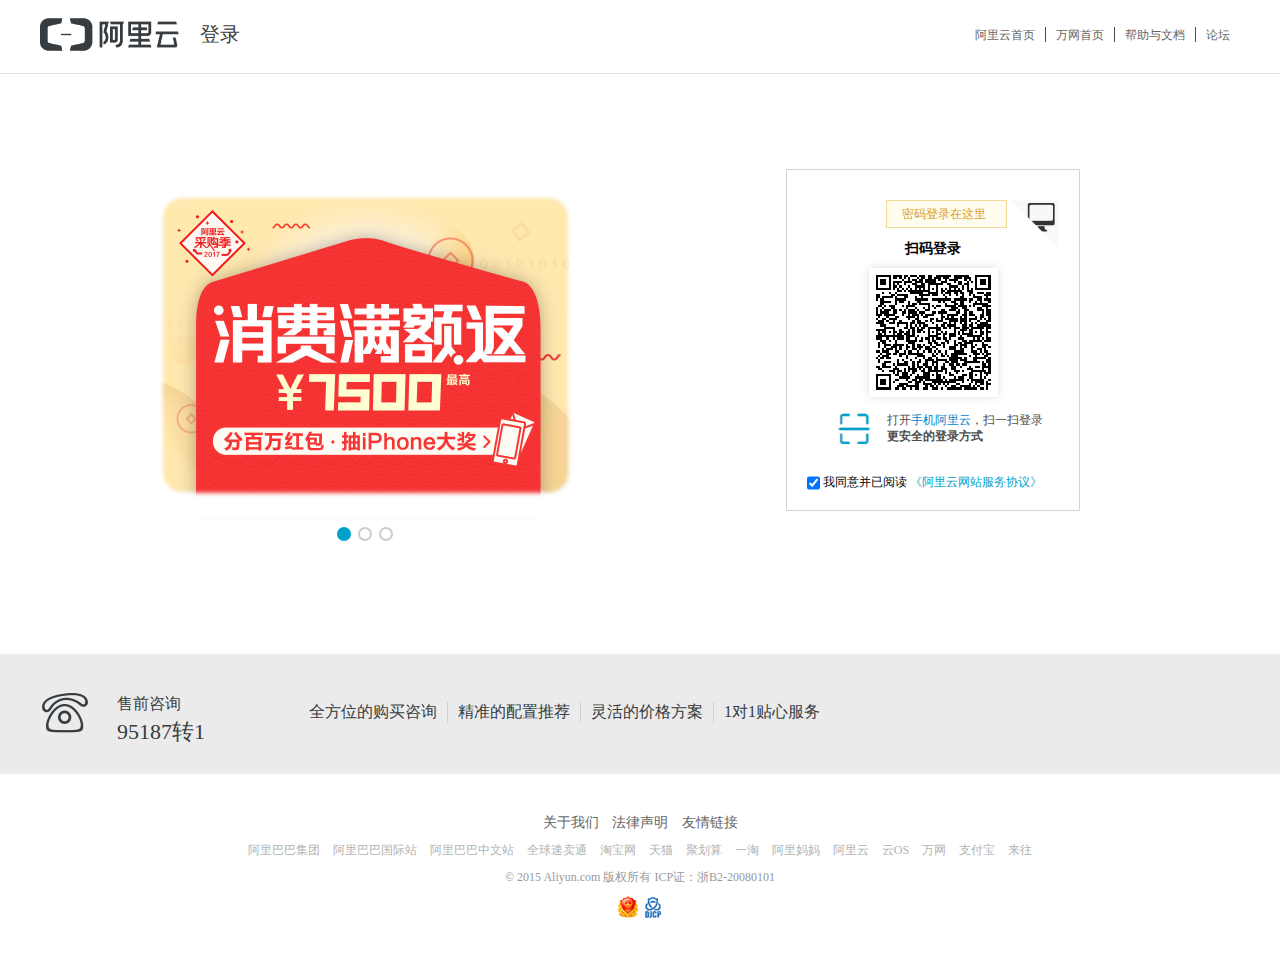
<file: login.html>
<!DOCTYPE html>
<html>
    <head>
        <meta charset="utf-8" />
        <title>登录</title>
        <link rel="stylesheet" type="text/css" href="./css/reset.css">
        <link rel="stylesheet" type="text/css" href="./css/login.css">
        <script src="./js/jquery-3.1.1.min.js"></script>
        <script src="./js/login.js"></script>
    </head>
    <body>
        <div id="header">
            <div class="my-col clearfloat">
                <h1 class="logo clearfloat">
                    <a href="#">阿里云</a>
                </h1>
                <h2 class="title">登录</h2>
                <ul class="nav clearfloat">
                    <li class="nav-first"><a href="./index.html">阿里云首页</a></li>
                    <li><a href="#">万网首页</a></li>
                    <li><a href="#">帮助与文档</a></li>
                    <li><a href="#">论坛</a></li>
                </ul>
            </div>
        </div>
        <div id="content">
            <div class="my-col">
                <div class="banner">
                    <div class="wrapper">
                        <div class="unslider">
                            <div class="slider">
                                <ul class="slider-ul">
                                    <li style="display:block;" index="0"><img src="./imgs/login/banner01.jpg" alt=""></li>
                                    <li style="display:none;" index="1"><img src="./imgs/login/banner02.jpg" alt=""></li>
                                    <li style="display:none;" index="2"><img src="./imgs/login/banner03.jpg" alt=""></li>
                                </ul>
                            </div>
                            <div class="slider-btn">
                                <ul>
                                    <li class="active" index="0">1</li>
                                    <li index="1">2</li>
                                    <li index="2">3</li>
                                </ul>
                            </div>
                        </div>
                    </div>
                </div>
                <div class="login-module">
                    <div class="login-box">
                        <div class="hd">
                            <h2 class="quick mystatic" style="display:none;">快速登录</h2>
                            <h2 class="static myquick" style="display:block">账密登录</h2>
                            <div class="login-tip mystatic" style="display:none;">
                                <div class="poptip">
                                    <div class="poptip-arrow">
                                        <em></em>
                                        <span></span>
                                    </div>
                                    <div class="poptip-content">扫码登录更安全</div>
                                </div>
                            </div>
                            <div class="login-tip login-tip2 myquick" style="display:block;">
                                <div class="poptip">
                                    <div class="poptip-arrow">
                                        <em></em>
                                        <span></span>
                                    </div>
                                    <div class="poptip-content">密码登录在这里</div>
                                </div>
                            </div>
                        </div>
                        <div class="quick-login myquick" style="display:block;">
                            <div class="qrcode-mod">
                                <div class="qrcode-desc">扫码登录</div>
                                <div class="qrcode-main">
                                    <div class="qrcode-img" style="opacity:1;">
                                        <div style="position:relative;">
                                            <img src="./imgs/login/ewm.png" alt="">
                                        </div>
                                    </div>
                                </div>
                                <div class="qrcode-desc">
                                    <div class="icon"></div>
                                    <p>打开<a href="#">手机阿里云</a>，扫一扫登录<br><strong>更安全的登录方式</strong></p>
                                </div>
                            </div>
                        </div>
                        <div class="static-login mystatic" style="display:none;">
                            <form action="">
                                <div class="login-title">淘宝及1688帐号可直接使用会员名登录</div>
                                <div class="login-content">
                                    <dl>
                                        <dt class="fm-label clearfloat">
                                            <span><a href="#">忘记登录名？</a></span>
                                            <label for="fm-login-id">登录名：</label>
                                        </dt>
                                        <dd class="fm-field">
                                            <div class="fm-field-wrap clearfloat">
                                                <input type="text" id="fm-login-id" name="username" class="fm-text" name="loginId" placeholder="邮箱/会员名/8位ID">
                                            </div>
                                        </dd>
                                    </dl>
                                    <dl>
                                        <dt class="fm-label clearfloat">
                                            <span><a href="#">忘记登录密码？</a></span>
                                            <label for="fm-login-pwd">登录密码：</label>
                                        </dt>
                                        <dd class="fm-field">
                                            <div class="fm-field-wrap clearfloat">
                                                <input type="password" name="password" id="fm-login-pwd" class="fm-text" name="loginId" placeholder="登录密码">
                                            </div>
                                        </dd>
                                    </dl>
                                </div>
                                <div class="login-button">
                                    <input type="submit" id="submit" value="登录">
                                </div>
                                <div class="login-other">
                                    <div class="login-links">
                                        <a href="#">原支付宝快捷登录<img src="./imgs/login/alipay.gif" alt=""></a>
                                        <br>
                                        <span>原微博登录</span>
                                        <a href="#">
                                            <img src="./imgs/login/wblog.png" alt="原微博登录">
                                        </a>
                                        <br>
                                        <br>
                                    </div>
                                    <div class="register"><a href="./register.html">免费注册</a></div>
                                </div>
                            </form>
                        </div>
                    </div>
                    <div class="agreement">
                        <input type="checkbox" checked class="checkbox" />
                        <span>我同意并已阅读</span>
                        <a href="#">《阿里云网站服务协议》</a>
                    </div>
                </div>
            </div>
        </div>
        <div id="footer">
            <div class="main-know">
                <div class="my-col clearfloat">
                    <div class="left-icon"><img src="./imgs/login/phone.gif" alt=""></div>
                    <div class="right-text">
                        <div class="left">
                            <p class="title">售前咨询</p>
                            <p class="desc">95187转1</p>
                        </div>
                        <div class="right clearfloat">
                            <p class="list"><a href="#" class="tran">全方位的购买咨询</a></p>
                            <p class="list"><a href="#" class="tran">精准的配置推荐</a></p>
                            <p class="list"><a href="#" class="tran">灵活的价格方案</a></p>
                            <p class="list"><a href="#" class="tran">1对1贴心服务</a></p>
                        </div>
                    </div>
                </div>
            </div>
            <div class="copyright">
                <div class="my-col">
                    <p class="big">
                        <span><a href="#">关于我们</a></span>
                        <span><a href="#">法律声明</a></span>
                        <span><a href="#">友情链接</a></span>
                    </p>
                    <p>
                        <span><a href="#">阿里巴巴集团</a></span>
                        <span><a href="#">阿里巴巴国际站</a></span>
                        <span><a href="#">阿里巴巴中文站</a></span>
                        <span><a href="#">全球速卖通</a></span>
                        <span><a href="#">淘宝网</a></span>
                        <span><a href="#">天猫</a></span>
                        <span><a href="#">聚划算</a></span>
                        <span><a href="#">一淘</a></span>
                        <span><a href="#">阿里妈妈</a></span>
                        <span><a href="#">阿里云</a></span>
                        <span><a href="#">云OS</a></span>
                        <span><a href="#">万网</a></span>
                        <span><a href="#">支付宝</a></span>
                        <span><a href="#">来往</a></span>
                    </p>
                    <p>© 2015 Aliyun.com 版权所有 ICP证：浙B2-20080101</p>
                    <p>
                        <a href="#" class="img img1"></a>
                        <a href="#" class="img img2"></a>
                    </p>
                </div>
            </div>
        </div>
    </body>
</html>
</file>
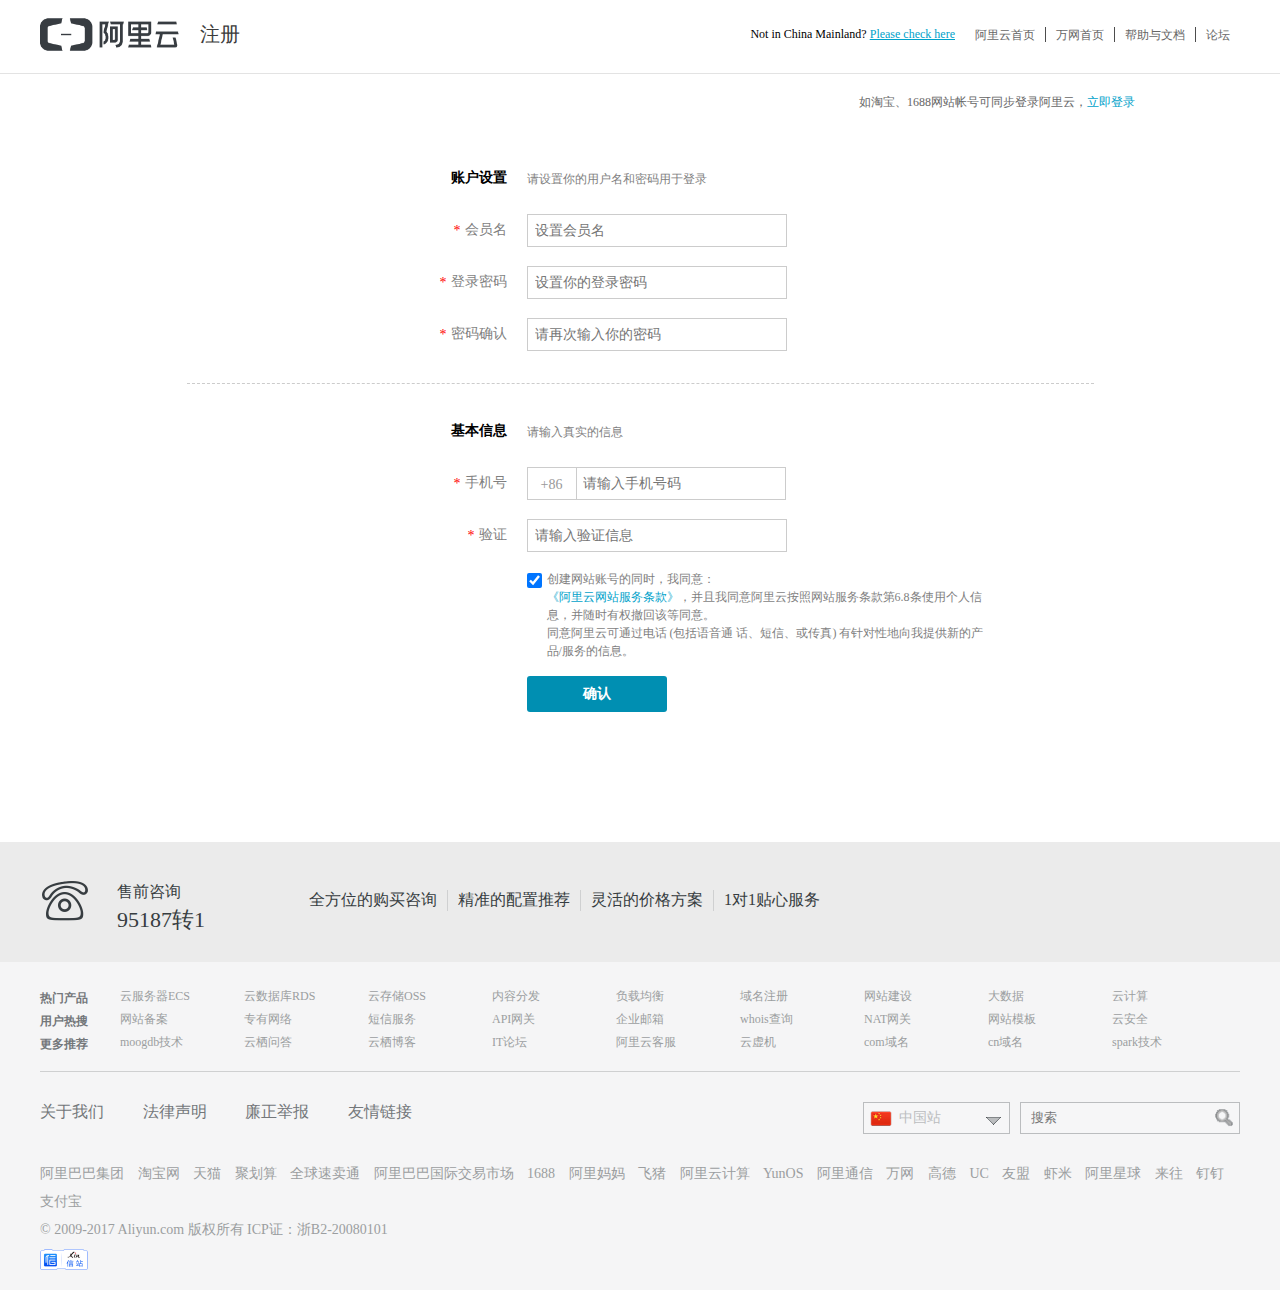
<file: register.html>
<!DOCTYPE html>
<html>
    <head>
        <meta charset="utf-8" />
        <title>注册</title>
        <link rel="stylesheet" type="text/css" href="./css/reset.css">
        <link rel="stylesheet" type="text/css" href="./css/register.css">
        <link rel="stylesheet" type="text/css" href="./css/login.css">
        <script src="./js/jquery-3.1.1.min.js"></script>
        <script src="./js/register.js"></script>
    </head>
    <body>
        <div id="header">
            <div class="my-col clearfloat">
                <h1 class="logo clearfloat">
                    <a href="#">阿里云</a>
                </h1>
                <h2 class="title">注册</h2>
                <ul class="nav clearfloat">
                    <li class="firstone" style="border-left:0;">Not in China Mainland? <a href="#" style="color:#00a2ca;">Please check here</a></li>
                    <li class="nav-first"><a href="./index.html">阿里云首页</a></li>
                    <li><a href="#">万网首页</a></li>
                    <li><a href="#">帮助与文档</a></li>
                    <li><a href="#">论坛</a></li>
                </ul>
            </div>
        </div>
        <div id="tip">
            <div class="login-tip">
                如淘宝、1688网站帐号可同步登录阿里云，<a href="./login.html">立即登录</a>
            </div>
        </div>
        <div id="register">
            <div class="form-list">
                <form action="./php/register.php" method="post">
                    <div class="form-group account-set">
                        <div class="form-item">
                            <span class="form-label form-label-b">账户设置</span>
                            <span class="sub-title">请设置你的用户名和密码用于登录</span>
                        </div>
                        <div class="form-item">
                            <span class="form-label"><span class="star">*</span>会员名</span>
                            <input type="text" placeholder="设置会员名" name="username"><img class="msg-check-img" style="display:none;" src="./imgs/register/no.png" alt="">
                            <span class="msg-check" style="display:none;">5-25个字符，推荐使用中文，请勿包含姓名/身份证/银行卡等隐私信息，一旦设置成功无法修改</span>
                        </div>
                        <div class="form-item">
                            <span class="form-label"><span class="star">*</span>登录密码</span>
                            <input type="password" placeholder="设置你的登录密码" name="password"><img class="msg-check-img" style="display:none;" src="./imgs/register/no.png" alt="">
                            <span class="msg-check" style="display:none;">密码设置不符合要求</span>
                        </div>
                        <div class="form-item">
                            <span class="form-label"><span class="star">*</span>密码确认</span>
                            <input type="password" placeholder="请再次输入你的密码"><img class="msg-check-img" src="./imgs/register/no.png" alt="" style="display:none;"><span class="msg-check" style="display:none;">两次密码输入不一致</span>
                        </div>
                    </div>
                    <div class="form-group basic-info">
                        <div class="form-item">
                            <span class="form-label form-label-b">基本信息</span>
                            <span class="sub-title">请输入真实的信息</span>
                        </div>
                        <div class="form-item">
                            <span class="form-label"><span class="star">*</span>手机号</span>
                            <div class="mobile-text">
                                <div class="mobile-text-code">+86</div>
                                <input type="text" placeholder="请输入手机号码" name="phone">
                            </div><img class="msg-check-img" src="./imgs/register/no.png" alt="" style="display:none;">
                            <span class="msg-check" style="display:none;">请输入你的手机号码</span>
                        </div>
                        <div class="form-item">
                            <span class="form-label"><span class="star">*</span>验证</span>
                            <input type="text" placeholder="请输入验证信息">
                        </div>
                        <div class="form-item clearfloat">
                            <input class="form-checkbox" type="checkbox" checked="checked">
                            <div class="agreement-content">
                                <p>创建网站账号的同时，我同意：</p>
                                <p><a href="#">《阿里云网站服务条款》</a>，并且我同意阿里云按照网站服务条款第6.8条使用个人信息，并随时有权撤回该等同意。</p>
                                <p>同意阿里云可通过电话 (包括语音通 话、短信、或传真) 有针对性地向我提供新的产品/服务的信息。</p>
                            </div>
                        </div>
                        <div class="form-item form-item-short">
                            <button type="submit" class="btn">确认</button>
                        </div>
                    </div>
                </form>
            </div>
        </div>
        <div id="footer">
            <div class="main-know">
                <div class="my-col clearfloat">
                    <div class="left-icon"><img src="./imgs/login/phone.gif" alt=""></div>
                    <div class="right-text">
                        <div class="left">
                            <p class="title">售前咨询</p>
                            <p class="desc">95187转1</p>
                        </div>
                        <div class="right clearfloat">
                            <p class="list"><a href="#" class="tran">全方位的购买咨询</a></p>
                            <p class="list"><a href="#" class="tran">精准的配置推荐</a></p>
                            <p class="list"><a href="#" class="tran">灵活的价格方案</a></p>
                            <p class="list"><a href="#" class="tran">1对1贴心服务</a></p>
                        </div>
                    </div>
                </div>
            </div>
            <div class="main-hot">
                <div class="my-col">
                    <ul class="hot-ul">
                        <li>
                            <h3>热门产品</h3>
                            <ul class="main clearfloat">
                                <li><a href="#" class="tran">云服务器ECS</a></li>
                                <li><a href="#" class="tran">云数据库RDS</a></li>
                                <li><a href="#" class="tran">云存储OSS</a></li>
                                <li><a href="#" class="tran">内容分发</a></li>
                                <li><a href="#" class="tran">负载均衡</a></li>
                                <li><a href="#" class="tran">域名注册</a></li>
                                <li><a href="#" class="tran">网站建设</a></li>
                                <li><a href="#" class="tran">大数据</a></li>
                                <li><a href="#" class="tran">云计算</a></li>
                            </ul>
                        </li>
                        <li>
                            <h3>用户热搜</h3>
                            <ul class="main clearfloat">
                                <li><a href="#" class="tran">网站备案</a></li>
                                <li><a href="#" class="tran">专有网络</a></li>
                                <li><a href="#" class="tran">短信服务</a></li>
                                <li><a href="#" class="tran">API网关</a></li>
                                <li><a href="#" class="tran">企业邮箱</a></li>
                                <li><a href="#" class="tran">whois查询</a></li>
                                <li><a href="#" class="tran">NAT网关</a></li>
                                <li><a href="#" class="tran">网站模板</a></li>
                                <li><a href="#" class="tran">云安全</a></li>
                            </ul>
                        </li>
                        <li>
                            <h3>更多推荐</h3>
                            <ul class="main clearfloat">
                                <li><a href="#" class="tran">moogdb技术</a></li>
                                <li><a href="#" class="tran">云栖问答</a></li>
                                <li><a href="#" class="tran">云栖博客</a></li>
                                <li><a href="#" class="tran">IT论坛</a></li>
                                <li><a href="#" class="tran">阿里云客服</a></li>
                                <li><a href="#" class="tran">云虚机</a></li>
                                <li><a href="#" class="tran">com域名</a></li>
                                <li><a href="#" class="tran">cn域名</a></li>
                                <li><a href="#" class="tran">spark技术</a></li>
                            </ul>
                        </li>
                    </ul>
                </div>
            </div>
            <div class="copy-right">
                <div class="my-col clearfloat">
                    <p class="big">
                        <a href="#" class="tran">关于我们</a>
                        <a href="#" class="tran">法律声明</a>
                        <a href="#" class="tran">廉正举报</a>
                        <a href="#" class="tran">友情链接</a>
                    </p>
                    <div class="footer-search">
                        <form action="">
                            <input placeholder="搜索" type="text"/>
                            <button class="btn-search" style="background:url(./imgs/index/footer/search.png) center center / 60% 60% no-repeat;"></button>
                        </form>
                    </div>
                    <div class="select">
                        <img src="./imgs/index/footer/china.png" alt="">中国站
                        <button class="btn-search" style="background:url(./imgs/index/footer/down.png) center 65% / 55% 55% no-repeat;"></button>
                        <div class="select bbq" style="position:absolute; left:-1px; top:30px;">
                            <img src="./imgs/index/footer/earth.png" alt="">International
                        </div>
                    </div>
                    <p class="link-wrap">
                        <a href="#" class="tran">阿里巴巴集团</a>
                        <a href="#" class="tran">淘宝网</a>
                        <a href="#" class="tran">天猫</a>
                        <a href="#" class="tran">聚划算</a>
                        <a href="#" class="tran">全球速卖通</a>
                        <a href="#" class="tran">阿里巴巴国际交易市场</a>
                        <a href="#" class="tran">1688</a>
                        <a href="#" class="tran">阿里妈妈</a>
                        <a href="#" class="tran">飞猪</a>
                        <a href="#" class="tran">阿里云计算</a>
                        <a href="#" class="tran">YunOS</a>
                        <a href="#" class="tran">阿里通信</a>
                        <a href="#" class="tran">万网</a>
                        <a href="#" class="tran">高德</a>
                        <a href="#" class="tran">UC</a>
                        <a href="#" class="tran">友盟</a>
                        <a href="#" class="tran">虾米</a>
                        <a href="#" class="tran">阿里星球</a>
                        <a href="#" class="tran">来往</a>
                        <a href="#" class="tran">钉钉</a>
                        <a href="#" class="tran">支付宝</a>
                    </p>
                    <p class="copyright">© 2009-2017 Aliyun.com 版权所有 ICP证：浙B2-20080101</p>
                    <a href="" class="xin"><img src="./imgs/index/footer/xin.png" alt=""></a>
                </div>
            </div>
        </div>
    </body>
</html>
</file>
<file: css/top-menu.css>
/*顶部菜单*/
#header{position:absolute; top:0; left:0; right:0; z-index:999; max-width:100%; min-width:1200px;}
#header #index-menu{height:61px; background-color:#22252A; border-bottom:1px solid #444;}

#header #index-menu .logo{position:relative; float:left; width:96px; height:60px; margin-right:64px; cursor:pointer; display:block;}
#header #index-menu .logo img{position:absolute; top:19px; width:96px;height:23px;}

#header #index-menu .menu{position:relative; float:left;}
#header #index-menu .menu ul li{float:left; height:60px; line-height:60px; cursor:pointer; }
#header #index-menu .menu ul li:nth-of-type(2){cursor:auto;}
#header #index-menu .menu ul li:nth-of-type(2) a{cursor:default;}
#header #index-menu .menu ul li:last-of-type{cursor:auto;}
#header #index-menu .menu ul li:last-of-type a{cursor:default;}
#header #index-menu .menu ul li a{font-size:14px; padding:0 16px; color:#fff;}
#header #index-menu .menu ul div.line{position:absolute; z-index:1; bottom:-1px; height:3px; background-color:#00C1DE; transition:all .3s cubic-bezier(.4,0,.2,1); -webkit-transition:all .3s cubic-bezier(.4,0,.2,1); -moz-transition:all .3s cubic-bezier(.4,0,.2,1); -ms-transition:all .3s cubic-bezier(.4,0,.2,1); -o-transition:all .3s cubic-bezier(.4,0,.2,1);}

#header #index-menu .tool{float:right; }
#header #index-menu .tool .register{float:right; width:130px; height:61px; cursor:pointer; background-color:#00c1de; text-align:center; color:#fff; line-height:60px; font-size:14px; transition:background-color 0.3s; -webkit-transition:background-color 0.3s; -moz-transition:background-color 0.3s; -ms-transition:background-color 0.3s; -o-transition:background-color 0.3s;}
#header #index-menu .tool .register a{ color:#fff;}
#header #index-menu .tool .register:hover{background-color:#28d0e9;}
#header #index-menu .tool ul{float:right;}
#header #index-menu .tool ul li{margin-right:22px; float:right; text-align:left; height:60px; line-height:60px;}
#header #index-menu .tool ul li a{color:#fff; font-size:14px; transition:color .2s; -webkit-transition:color .2s; -moz-transition:color .2s; -ms-transition:color .2s; -o-transition:color .2s;}
#header #index-menu .tool ul li a:hover{color:#00c1de;}

/*菜单下拉栏*/
#header #dropdown-ing .dropdown-box{z-index:1000; position:relative; width:100%; height:0px; background-color:#272C30; background-color:rgba(39,44,48,.98); overflow:hidden; transition:height .2s cubic-bezier(0,0,.2,1) .2s; -webkit-transition:height .2s cubic-bezier(0,0,.2,1) .2s; -moz-transition:height .2s cubic-bezier(0,0,.2,1) .2s; -ms-transition:height .2s cubic-bezier(0,0,.2,1) .2s; -o-transition:height .2s cubic-bezier(0,0,.2,1) .2s;}
#header #dropdown-ing .show{height:499px; transition:height .2s cubic-bezier(.4,0,1,1); -webkit-transition:height .2s cubic-bezier(.4,0,1,1); -moz-transition:height .2s cubic-bezier(.4,0,1,1); -ms-transition:height .2s cubic-bezier(.4,0,1,1); -o-transition:height .2s cubic-bezier(.4,0,1,1);}
        /* 上拉按钮 */
#header #dropdown-ing .dropdown-box .close-dropdown{ opacity:1; cursor:pointer; font-style:normal; position:absolute; bottom:20px; left:50%; z-index:1000;}
#header #dropdown-ing .dropdown-box .close-dropdown img{ width:22px;}
        /*下拉菜单*/
#header #dropdown-ing .dropdown-box .menu-boxs{position:relative; padding-top:20px; padding-bottom:80px;}
            /*产品一级导航*/
#header #dropdown-ing .dropdown-box .menu-boxs .level-1{width:210px;}
#header #dropdown-ing .dropdown-box .menu-boxs .ul-move{height:440px; border-right:1px solid #656565; position:relative; display:inline-block; float:left;}
#header #dropdown-ing .dropdown-box .menu-boxs .ul-move li{position:relative; width:210px; height:40px; line-height:40px; text-align:left; font-size:16px; color:#fff; z-index:2; box-sizing:border-box; padding-left:20px; cursor:default;}
#header #dropdown-ing .dropdown-box .menu-boxs .ul-move li.line{position:absolute; background-color:#00c1de; z-index:1; transition:top .15s cubic-bezier(.4,0,.2,1); -webkit-transition:top .15s cubic-bezier(.4,0,.2,1); -moz-transition:top .15s cubic-bezier(.4,0,.2,1); -ms-transition:top .15s cubic-bezier(.4,0,.2,1); -o-transition:top .15s cubic-bezier(.4,0,.2,1);}
            /*产品二级导航*/
#header #dropdown-ing .dropdown-box .menu-boxs .cell-level2{ padding-left:30px; display:inline-block;}
#header #dropdown-ing .dropdown-box .ul-move.level-2{width:160px; height:440px;}
#header #dropdown-ing .dropdown-box .ul-move{border-right:1px solid #656565; position:relative; display:inline-block; float:left;}
#header #dropdown-ing .dropdown-box .menu-boxs .cell-level2>ul>li{display:inline-block; float:left;}
#header #dropdown-ing .dropdown-box .ul-move.level-2 li{width:160px; font-size:14px;}
#header #dropdown-ing .dropdown-box .ul-move li{position:relative; height:40px; line-height:40px; text-align:left; color:#fff; z-index:1; padding-left:20px; cursor:default;}
#header #dropdown-ing .dropdown-box .menu-boxs .cell-level2 h1{font-size:18px;color:#848688; margin-bottom:20px; padding-left:20px; cursor:default; font-weight:500;}
#header #dropdown-ing .dropdown-box .menu-boxs .cell-level2 h1 a{color:#fff; display:block; font-size:18px; transition:color .3s; -webkit-transition:color .3s; -moz-transition:color .3s; -ms-transition:color .3s; -o-transition:color .3s;}
#header #dropdown-ing .dropdown-box .menu-boxs .cell-level2 h1 a:hover{color:#00c1de;}
#header #dropdown-ing .dropdown-box .menu-boxs .cell-level2>ul>li>ul>li{margin:0 20px 10px 0;}
#header #dropdown-ing .dropdown-box .menu-boxs .cell-level2>ul>li>ul>li a{display:inline-block; width:270px; height:40px; font-size:14px; line-height:40px; text-align:left; box-sizing:border-box; padding-left:20px; background-color:#4f5356; color:#fff; transition:background-color .2s; -webkit-transition:background-color .2s; -moz-transition:background-color .2s; -ms-transition:background-color .2s; -o-transition:background-color .2s;}
#header #dropdown-ing .dropdown-box .menu-boxs .cell-level2>ul>li>ul>li a:hover{background-color:#00c1de;}
#header #dropdown-ing .dropdown-box .menu-boxs ul.tpl2>li>ul>li a{ width:180px;}
#header #dropdown-ing .dropdown-box .menu-boxs ul.tpl2>li>ul>li a:hover{background-color:#00c1de;}
#header #dropdown-ing .dropdown-box .menu-boxs ul.tpl3>li>ul>li a{width:270px}
#header #dropdown-ing .dropdown-box .menu-boxs ul.tpl3>li>ul>li a:hover{background-color:#00c1de;}
#header #dropdown-ing .dropdown-box .menu-boxs ul.tpl4>li{margin-right:30px;}
#header #dropdown-ing .dropdown-box .menu-boxs ul.tpl4>li>ul{width:270px; margin-bottom:10px;}
#header #dropdown-ing .dropdown-box .menu-boxs ul.tpl4>li>ul>li.half.even{ margin-right:10px;}
#header #dropdown-ing .dropdown-box .menu-boxs ul.tpl4>li>ul>li.half{ width:130px;}
#header #dropdown-ing .dropdown-box .menu-boxs ul.tpl4>li>ul>li{ margin:0 0 10px;}
#header #dropdown-ing .dropdown-box .menu-boxs ul.tpl4>li>ul>li.half a{width:130px;}
#header #dropdown-ing .dropdown-box .menu-boxs ul.tpl4>li>ul>li a{width:270px;}
#header #dropdown-ing .dropdown-box .menu-boxs ul.tpl4>li>ul>li a:hover{background-color:#00c1de;}
            /*产品三级导航*/
#header #dropdown-ing .dropdown-box .menu-boxs .cell-detail{height:400px; display:inline-block; width:700px;}
#header #dropdown-ing .dropdown-box .menu-boxs .cell-detail .tpll{padding-left:30px;}
#header #dropdown-ing .dropdown-box .menu-boxs .cell-detail .tpll li{display:inline-block;}
#header #dropdown-ing .dropdown-box .menu-boxs .cell-detail .tpll a{display:inline-block; width:320px; height:60px; margin:0 10px 10px 0; background-color:#4f5356; transition:background-color .2s; -webkit-transition:background-color .2s; -moz-transition:background-color .2s; -ms-transition:background-color .2s; -o-transition:background-color .2s;}
#header #dropdown-ing .dropdown-box .menu-boxs .cell-detail .tpll a:hover{background-color:#00c1de;}
#header #dropdown-ing .dropdown-box .menu-boxs .cell-detail .tpll a:hover p{color:#fff;}
#header #dropdown-ing .dropdown-box .menu-boxs .cell-detail .tpll a h3{margin:7px 0 0 21px; color:#fff; font-size:14px; font-weight:500;}
#header #dropdown-ing .dropdown-box .menu-boxs .cell-detail .tpll a p{overflow:hidden; white-space:nowrap; text-overflow:ellipsis; margin:5px 21px 0; color:#777f84; font-size:12px;}
        /*解决方案一级导航*/
#header #dropdown-ing .dropdown-box .menu-boxs .cell-level2.clear-left{padding-left:0;}
#header #dropdown-ing .dropdown-box .ul-move.level-2{ width:160px; height:440px;}
#header #dropdown-ing .dropdown-box .ul-move{ border-right:1px solid #656565; position:relative; display:inline-block; float:left;}
#header #dropdown-ing .dropdown-box .ul-move.level-2>ul>li{ display:inline-block; float:left;}
#header #dropdown-ing .dropdown-box .ul-move.level-2 li{width:160px; font-size:14px;}
        /*解决方案二级导航*/
#header #dropdown-ing .dropdown-box .menu-boxs ul.tpl6{padding-left:30px;}
#header #dropdown-ing .dropdown-box .menu-boxs ul.tpl6>li{position:relative;display:inline-block;}
#header #dropdown-ing .dropdown-box .menu-boxs ul.tpl6>li:hover a{background:#00c1de;}
#header #dropdown-ing .dropdown-box .menu-boxs ul.tpl6>li:hover a p{color:#fff;}
#header #dropdown-ing .dropdown-box .menu-boxs ul.tpl6>li>a{display:inline-block; width:320px; height:60px; margin:0 10px 10px 0; background-color:#4f5356; transition:background-color .2s; -webkit-transition:background-color .2s; -ms-transition:background-color .2s; -moz-transition:background-color .2s; - o-transition:background-color .2s;}
#header #dropdown-ing .dropdown-box .menu-boxs ul.tpl6>li>a h3{margin:7px 0 0 21px; color:#fff; font-size:14px; font-weight:500;}
#header #dropdown-ing .dropdown-box .menu-boxs ul.tpl6>li>a p{overflow:hidden; white-space:nowrap; text-overflow:ellipsis; margin:8px 21px 0; color:#777f84; font-size:12px;}
#header #dropdown-ing .dropdown-box .menu-boxs ul.tpl6>li .sub{ opacity:0; bottom:10px; width:320px; position:absolute; transition:opacity .2s; -webkit-transition:opacity .2s; -moz-transition:opacity .2s; -ms-transition:opacity .2s; -o-transition:opacity .2s;}
#header #dropdown-ing .dropdown-box .menu-boxs ul.tpl6>li:hover .sub{opacity:1;}
#header #dropdown-ing .dropdown-box .menu-boxs ul.tpl6>li .sub ul{ margin-top:-20px;}
#header #dropdown-ing .dropdown-box .menu-boxs ul.tpl6>li .sub ul>li{float:left;}
#header #dropdown-ing .dropdown-box .menu-boxs ul.tpl6>li .sub ul>li a{line-height:24px; color:#fff; background-color:#00b7d3; text-align:center; height:24px; display:block; margin:0; font-size:12px;}
#header #dropdown-ing .dropdown-box .menu-boxs ul.tpl6>li .sub ul>li a:hover{background-color:#33cde5}
</file>
<file: css/index.css>
/*顶部banner*/
#index-top-banner{max-width:100%; min-width:1200px; height:560px; background:#22252A;}
#index-top-banner .banner-container{ height:100%; min-width:1200px; max-width:100%; position:relative;}
#index-top-banner .banner-container .banner-ul{width:100%; height:100%; overflow:hidden;}

#index-top-banner .banner-container .banner-ul li{position:relative; bottom:0px; width:100%; height:100%; cursor:pointer;}

#index-top-banner .banner-container .banner-ul li .myImg{ width:100%; position:absolute; bottom:0;}

#index-top-banner .banner-container .banner-ul li .my-col{height:100%;position:relative;}

#index-top-banner .banner-container .banner-ul li .layer{position:absolute; top:200px; left:0; line-height:50px;}
#index-top-banner .banner-container .banner-ul li .layer h1{ color:#fff; text-align:left; font-size:44px; font-weight:500;}
#index-top-banner .banner-container .banner-ul li .layer p{color:#fff; text-align:left; font-size:20px;}
#index-top-banner .banner-container .banner-ul li .layer .layer-btn{position:relative; z-index:600; width:120px; height:36px; color:#fff; font-size:16px; margin-top:30px; background-color:transparent; outline:none; cursor:pointer; float:left; border:1px solid #fff; line-height:34px; transition:all .3s ease-in-out;}
#index-top-banner .banner-container .banner-ul li .layer .layer-btn:hover{background-color:#fff; color:#373d41;}

#index-top-banner .banner-container .banner-ul li .layer-3d{position:absolute; width:100%; height:100%; transform-style:preserve-3d; transition:all 0.5s ease-out; -webkit-transition:all 0.5s ease-out; -moz-transition:all 0.5s ease-out; -ms-transition:all 0.5s ease-out; -o-transition:all 0.5s ease-out;}
#index-top-banner .banner-container .banner-ul li .layer-3d div{ position:absolute; top:0px; left:0; height:100%; width:100%;}
#index-top-banner .banner-container .banner-ul li .layer-3d div img{ width:800px; float:right;}

#index-top-banner .banner-container .banner-btn{ margin-left:-80px; z-index:600; position:absolute; bottom:3px; left:50%;}
#index-top-banner .banner-container .banner-btn li{float:left; width:32px; height:24px; padding:10px 3px; cursor:pointer;}
#index-top-banner .banner-container .banner-btn li div{width:100%; height:100%; background-color:#a1a1a3; margin:0 auto; transition:background-color 0.8s ease-out; -webkit-transition:background-color 0.8s ease-out; -moz-transition:background-color 0.8s ease-out; -ms-transition:background-color 0.8s ease-out; -o-transition:background-color 0.8s ease-out;}
#index-top-banner .banner-container .banner-btn li.select div{background-color:#fff;}
#index-top-banner .banner-container .banner-btn li:hover div{background-color:#fff;}

/*轮播图下面的东西*/
#banner-bottom-container{ max-width:100%; min-width:1200px; height:130px; background-color:#D7D7D8;}
#banner-bottom-container .my-col li{cursor:pointer; position:relative; overflow:hidden; height:130px; float:left; width:20%; padding:41px 0 40px 24px; }
#banner-bottom-container .my-col li.odd{background-color:#e2e2e3;}
#banner-bottom-container .my-col li.even{background-color:#ebebec;}
#banner-bottom-container .my-col li .special-left{position:absolute; z-index:1;}
#banner-bottom-container .my-col li .title{font-size:18px; color:#373d41; font-weight:bold; transition:all 0.2s; -webkit-transition:all 0.2s; -moz-transition:all 0.2s; -ms-transition:all 0.2s; -o-transition:all 0.2s;}
#banner-bottom-container .my-col li:hover .title{ color:#00c1de;}
#banner-bottom-container .my-col li .desc{font-size:14px; color:#373d41; margin-top:3px;}
#banner-bottom-container .my-col li .special-right{ position:absolute; z-index:0; width:175px; height:175px; right:-45px; top:-5px;background:no-repeat center; background-size:175px;}

/*选项卡*/
#sale-card{ max-width:100%; min-width:1200px;}
#sale-card .index-sale{min-height:830px; width:100%; background-color:rgba(55,61,65,0.05); padding:74px 0 68px 0;}
#sale-card .index-sale .index-sale-title{ text-align:center; font-size:24px; color:#333;}
#sale-card .index-sale .card-container{ margin:82px auto 0 auto; width:1180px;}
#sale-card .index-sale .card-container li.card-item{overflow:hidden; position:relative; z-index:10; float:left; width:22%; height:548px; background-color:transparent; border:1px solid #dbdbdd; transition: all 0.3s cubic-bezier(0.4, 0, 0.2, 1), z-index 0s 0.12s; -webkit-transition: all 0.3s cubic-bezier(0.4, 0, 0.2, 1), z-index 0s 0.12s; -moz-transition: all 0.3s cubic-bezier(0.4, 0, 0.2, 1), z-index 0s 0.12s; -ms-transition: all 0.3s cubic-bezier(0.4, 0, 0.2, 1), z-index 0s 0.12s; -o-transition: all 0.3s cubic-bezier(0.4, 0, 0.2, 1), z-index 0s 0.12s;}
#sale-card .index-sale .card-container li.card-item .my-card{width:100%;height:100%;text-align:center; background:#fff; transition:all 0.3s ease-in-out; -webkit-transition:all 0.3s ease-in-out; -moz-transition:all 0.3s ease-in-out; -ms-transition:all 0.3s ease-in-out; -o-transition:all 0.3s ease-in-out;}
.title-odd{ background:#e5e6e6;}
.title-even{ background:#ebebec;}
#sale-card .index-sale .card-container li.card-item .my-card .card-title{ position:absolute; left:0; right:-1px; z-index:1; height:170px; line-height:26px; font-size:14px; top:0; transition:background .3s linear; -webkit-transition:background .3s linear; -moz-transition:background .3s linear; -ms-transition:background .3s linear; -o-transition:background .3s linear;}
#sale-card .index-sale .card-container li.card-item .my-card .card-title .content{position:absolute; bottom:17px; width:100%;}
#sale-card .index-sale .card-container li.card-item .my-card .tran{transition:all 0.12s ease-in-out; -webkit-transition:all 0.12s ease-in-out; -moz-transition:all 0.12s ease-in-out; -ms-transition:all 0.12s ease-in-out; -o-transition:all 0.12s ease-in-out;}
#sale-card .index-sale .card-container li.card-item .my-card .card-title h1{font-size:18px; font-weight:bold; color:#373D41;}
#sale-card .index-sale .card-container li.card-item .my-card .card-title p{ color:#949a9e; font-size:14px;}
#sale-card .index-sale .card-container li.card-item .my-card .card-title .product-img{ width:55px; height:55px; margin:10px auto; position:relative;}
#sale-card .index-sale .card-container li.card-item .my-card .card-title .product-img img{position:absolute; left:0; width:100%;}
#sale-card .index-sale .card-container li.card-item .my-card .card-title .product-img .un-hover{ z-index:1; opacity:1; filter:alpha(opacity=100);}
#sale-card .index-sale .card-container li.card-item .my-card .card-title .product-img .with-hover{ z-idnex:2; opacity:0; filter:alpha(opacity=0);}

#sale-card .index-sale .card-container li.card-item .my-card .card-content{ height:376px; width:100%; line-height:2; text-align:center; position:absolute; top:170px; left:0; right:-1px; z-index:1;}
#sale-card .index-sale .card-container li.card-item .my-card .card-content.content-first{ z-index:3; opacity:1; filter:alpha(opacity=100); }
#sale-card .index-sale .card-container li.card-item .my-card .card-content.content-first .first-list{ width:100%; max-width:250px; font-size:16px; color:#373D41; margin-top:47px; margin-bottom:47px;}
#sale-card .index-sale .card-container li.card-item .my-card .card-content.content-first .first-list li{ margin-bottom:30px; font-size:16px; color:#373D41;}

#sale-card .index-sale .card-container li.card-item .my-card .card-content.content-second{ max-width:350px; left:25px; font-size:14px; color:#a9b0b4; text-align:left; padding-top:26px; z-index:2; opacity:0; filter:alpha(opacity=0); line-height:2;}
#sale-card .index-sale .card-container li.card-item .my-card .card-content.content-second .main-head{ color:#373d41; font-size:18px; line-height:28px; margin-bottom:4px;}
#sale-card .index-sale .card-container li.card-item .my-card .card-content.content-second .main-desc{ line-height:22px;}
#sale-card .index-sale .card-container li.card-item .my-card .card-content.content-second .main-desc a{ color:#00a2ca;}
#sale-card .index-sale .card-container li.card-item .my-card .card-content.content-second .main-desc a:hover{ text-decoration:underline;}
#sale-card .index-sale .card-container li.card-item .my-card .card-content.content-second .main-btn{ cursor:pointer; outline:none; width:100px; height:30px; font-size:14px; background-color:#fff; border:1px solid #00c1de; color:#00c1de; margin-top:22px; margin-bottom:33px; transition:background-color 0.3s ease-in-out; -webkit-transition:background-color 0.3s ease-in-out; -moz-transition:background-color 0.3s ease-in-out; -ms-transition:background-color 0.3s ease-in-out; -o-transition:background-color 0.3s ease-in-out;}
#sale-card .index-sale .card-container li.card-item .my-card .card-content.content-second .main-btn:hover{ border:1px solid #00c1de; color:#fff; background-color:#00c1de;}
#sale-card .index-sale .card-container li.card-item .my-card .card-content .other-info{ line-height:22px; border-top:1px solid #ebebec; padding-top:20px; font-size:12px;}
#sale-card .index-sale .card-container li.card-item .my-card .card-content .other-info .other-info-list{height:80px; padding-right:5px; margin-bottom:10px; float:left; width:50%;}
#sale-card .index-sale .card-container li.card-item .my-card .card-content .other-info .other-info-list .other-head{ font-size:14px; font-weight:normal; color:#373d41;}
#sale-card .index-sale .card-container li.card-item .my-card .card-content .other-info .other-info-list .other-desc{ color:#a9b0b4;}
#sale-card .index-sale .card-container li.card-item .my-card .card-content .other-info .other-info-list .other-a{ color:#00c1de; }
#sale-card .index-sale .card-container li.card-item .my-card .card-content .other-info .other-info-list .other-a:hover{ text-decoration:underline;}

#sale-card .index-sale .card-container li.select{z-index:100; border:1px solid #00c1de; box-shadow:0 0 20px rgba(0,198,226,0.5); width:34%; height:563px;}
#sale-card .index-sale .card-container li.select .my-card .card-title{ left:-1px; background-color:#00c1de; height:185px; top:-15px;}
#sale-card .index-sale .card-container li.select .my-card .card-title .product-img .un-hover{ z-index:2; opacity:0; filter:alpha(opacity=0);}
#sale-card .index-sale .card-container li.select .my-card .card-title .product-img .with-hover{ z-idnex:1; opacity:1; filter:alpha(opacity=100);}
#sale-card .index-sale .card-container li.select .my-card .card-title h1{color:#fff;}
#sale-card .index-sale .card-container li.select .my-card .card-title p{color:#fff;}
#sale-card .index-sale .card-container li.select .my-card .card-content.content-first{ z-index:2; opacity:0; filter:alpha(opacity=0); }
#sale-card .index-sale .card-container li.select .my-card .card-content.content-second{ z-index:3; opacity:1; filter:alpha(opacity=100);}

/*选项卡 下面的广告*/
#card-bottom{ max-width:100%; min-width:1200px; margin:76px auto;}
#card-bottom .head h1{text-align:center; font-size:24px; color:#373d41; margin-bottom:67px; font-weight:500;}
#card-bottom .controls{ position:relative; bottom:-20px; opacity:0; filter:alpha(opacity=0); transition:opacity 1.1s ease-in,bottom 1s ease-in;}
#card-bottom .product-cell{ float:left; width:33%; text-align:center;}

#card-bottom .product-cell .product-img{ width:80px; height:80px; margin:0 auto 20px auto; }
#card-bottom .product-cell .product-img img{ width:100%; }

#card-bottom .product-cell>h2{font-size:20px; color:#373D41; margin-bottom:5px; font-weight:bold; position:relative; bottom:-10px; transition:bottom 1s ease-in;}

#card-bottom .product-cell>p{line-height:22px; font-size:14px; color:#a9b0b4; padding: 0 30px;position:relative; bottom:-13px; transition:bottom 1s ease-in;}
#card-bottom .product-cell>.product-a{ padding-top:15px;}

#card-bottom .product-cell>.product-a li{ display:inline-block; padding:0 20px 0 10px; font-size:14px; position:relative; bottom:-16px; transition:bottom 1s ease-in;}
#card-bottom .product-cell>.product-a li a{ color:#00c1de;}
#card-bottom .product-cell>.product-a li a:hover{text-decoration:underline;}

/* 滑动轮播图 */
#slide-banner{background:#373D41; max-width:100%; min-width:1200px; min-height:342.875px; position:relative;}

#slide-banner .btn{ position:absolute; top:0; bottom:0; width:50px; height:100%; opacity:.3; filter:alpha(opacity=30); background-color:#161A1D; cursor:pointer;}
#slide-banner .left-btn{ left:0;}
#slide-banner .right-btn{ right:0;}
#slide-banner .btn .slide-btn{position:absolute; left:22%; top:46.5%; width:35px; height:35px; overflow:hidden; transform:rotateZ(45deg); border-radius:50%; -webkit-border-radius:50%; -moz-border-radius:50%; -ms-border-radius:50%; -o-border-radius:50%; -webkit-transform:rotateZ(45deg); -moz-transform:rotateZ(45deg); -ms-transform:rotateZ(45deg); -o-transform:rotateZ(45deg);}
#slide-banner .btn .slide-btn .mybtn{position:absolute; left:17%; top:-17%; width:100%; height:100%; border:4px solid #fff;}
#slide-banner .btn .goright{ transform:rotateZ(225deg); left:8%; -webkit-transform:rotateZ(225deg); -moz-transform:rotateZ(225deg); -ms-transform:rotateZ(225deg); -o-transform:rotateZ(225deg);}

#slide-banner .slider{position:relative;overflow:hidden; height:100%; width:100%;}
#slide-banner .slider .tran{transition:all 0.4s cubic-bezier(0.4,0,0.2,1); -webkit-transition:all 0.4s cubic-bezier(0.4,0,0.2,1); -moz-transition:all 0.4s cubic-bezier(0.4,0,0.2,1); -ms-transition:all 0.4s cubic-bezier(0.4,0,0.2,1); -o-transition:all 0.4s cubic-bezier(0.4,0,0.2,1);}
#slide-banner .slider .slider-ul{position:absolute; top:0;}
#slide-banner .slider .slider-ul .slide-item{ position:relative; float:left; color:#000; min-width:240px; font-size:0; text-align:center; cursor:pointer;}
#slide-banner .slider .slider-ul .slide-item .bgImg{ width:100%; height:100%;}
#slide-banner .slider .slider-ul .slide-item .mask{position:absolute; left:0; right:0; top:0; bottom:0;}
#slide-banner .slider .slider-ul .slide-item .mask .bg{position:absolute; left:0; right:0; top:0; bottom:0; background-color:#161a1d; opacity:0.6; filter:alpha(opacity=60);}
#slide-banner .slider .slider-ul .slide-item .mask .content{position:absolute; left:0; right:0; top:100px; bottom:0;}
#slide-banner .slider .slider-ul .slide-item .mask .content .item-img-panel{ position:relative; width:25%; display:inline-block;}
#slide-banner .slider .slider-ul .slide-item .mask .content .item-img-panel .item-img,
#slide-banner .slider .slider-ul .slide-item .mask .content .item-img-panel .item-img-hover{ position:absolute; left:0; right:0; top:0; bottom:0; width:100%; display:inline-block; opacity:1; filter:alpha(opacity=100);}
#slide-banner .slider .slider-ul .slide-item .mask .content .item-img-panel .item-img-hover{ opacity:0; filter:alpha(opacity=0);}
#slide-banner .slider .slider-ul .slide-item .mask .content .line-panel{ font-size:0; line-height:0; margin-top:20px; }
#slide-banner .slider .slider-ul .slide-item .mask .content .line-panel .item-line{position:relative; top:0px; width:20px; height:2px; background:#fff; display:inline-block; opacity:1; filter:alpha(opacity=100); }
#slide-banner .slider .slider-ul .slide-item .mask .content .item-title{position:relative; top:0px; color:#fff; font-size:22px; line-height:24px; margin-top:24px; font-weight:bold;}
#slide-banner .slider .slider-ul .slide-item .mask .content .item-desc{position:relative; top:0px; opacity:0; filter:alpha(opacity=0); font-size:14px; color:#fff; text-align:center; margin-top:30px; padding:0px 23px; line-height:24px; height:72px;}
#slide-banner .slider .slider-ul .slide-item .mask .content .item-link{position:relative; top:0px; opacity:0; filter:alpha(opacity=0); display:inline-block; border:1px solid #fff; width:120px; height:36px; line-height:36px; font-size:14px; color:#fff; text-decoration:none; margin-top:62px;}
#slide-banner .slider .slider-ul .slide-item .mask .content .item-link:hover{color:#00C1DE; background-color:#fff}

/*海量软件market*/
#market{ margin:76px 0;max-width:100%; min-width:1200px;}
#market .tran{transition:all 0.4s cubic-bezier(0.4,0,0.2,1); -webkit-transition:all 0.4s cubic-bezier(0.4,0,0.2,1); -moz-transition:all 0.4s cubic-bezier(0.4,0,0.2,1); -ms-transition:all 0.4s cubic-bezier(0.4,0,0.2,1); -o-transition:all 0.4s cubic-bezier(0.4,0,0.2,1);}
#market .head{margin-bottom:67px;}
#market .head h1{text-align:center; font-size:24px; color:#373d41; font-weight:500;}
#market .container .product{ float:left; width:33.3%; text-align:center; height:200px; margin:10px auto; display:inline}
#market .container .product .header{margin:0 auto; width:100px; cursor:pointer;}
#market .container .product .header .header-img{ position:relative; height:75px; width:75px; background:no-repeat center; margin:0 auto; background-size:75px;}
#market .container .product .header .header-title{ font-size:20px; color:#373D41; margin-top:10px; font-weight:bold;}
#market .container .product .menu{padding-top:10px; }
#market .container .product .menu .menu-list{ display:inline-block; list-style:decimal; padding:0; font-size:14px; position:relative;}
#market .container .product .menu .menu-list a{ color:#a9b0b4;}
#market .container .product .menu .menu-list a:hover{ color:#00C1DE;}
#market .container .product .header:hover .header-title{ color:#00C1DE;}

/*汇聚千万开发者的云计算社区*/
#community{background:#f5f5f5; padding:80px 0; max-width:100%; min-width:1200px;}
#community .tran{ transition:all 0.15s cubic-bezier(0.4, 0, 0.2, 1); -webkit-transition:all 0.15s cubic-bezier(0.4, 0, 0.2, 1); -moz-transition:all 0.15s cubic-bezier(0.4, 0, 0.2, 1); -ms-transition:all 0.15s cubic-bezier(0.4, 0, 0.2, 1); -o-transition:all 0.15s cubic-bezier(0.4, 0, 0.2, 1);}

#community .head h1{text-align:center; font-size:24px; color:#000; font-weight:500; margin-bottom:68px;}

#community .content .content-item{ float:left; width:400px; padding:0 10px;}
#community .content .content-item .item-box{ cursor:pointer; margin-bottom:20px; background-color:#fff; border:1px solid #c5d8db; height:230px;}
#community .content .content-item .item-box:hover{box-shadow:0 0 15px rgba(186,204,207,0.7); -webkit-box-shadow:0 0 15px rgba(186,204,207,0.7); -moz-box-shadow:0 0 15px rgba(186,204,207,0.7); -ms-box-shadow:0 0 15px rgba(186,204,207,0.7); -o-box-shadow:0 0 15px rgba(186,204,207,0.7);}
#community .content .content-item .item-box:hover .img img{ width:410px; height:245px; left:-15px; top:-7.5px;}
#community .content .content-item .item-box .img img{width:380px; height:230px; position:relative; left:0px; top:0px; transition:all 0.5s ease;}
#community .content .content-item .item-box .img{ width:100%; overflow:hidden; height:170px;}
#community .content .content-item .item-box .box-header{padding:18px 25px; font-size:14px; color:#373d41; }

#community .content .content-item .title{ font-size:14px; padding-left:0; line-height:2;}
#community .content .content-item .title a{ color:#373d41;}
#community .content .content-item .title a:hover{ color:#01c1de;}

/*阿里云防卫*/
#defence{max-width:100%; min-width:1200px; background:url(../imgs/index/bg-01.png) 0 0 / 100% 100% no-repeat;}
#defence .container{ padding-top:32px; text-align:center; height:100px;}
#defence .container a{ font-size:24px; color:#fff;}

/*地图*/
#map{ margin-bottom:50px; max-width:100%; min-width:1200px;}
#map .header{ margin:80px auto 60px auto; text-align:center;}
#map .header h1{ font-size:24px; color:#373d41; font-weight:500;}
#map .header a{ display:block; margin-top:12px; font-size:16px; color:#5f6367;}
#map .header a:hover{text-decoration:underline;}
#map .map-container{ position:relative;}
#map .map-container .map-img{ width:100%;}
#map .map-container .bar{ padding:0 10%;}
#map .map-container .bar a{ padding:0 10px; float:left; display:block; width:25%; }
#map .map-container .bar a p{line-height:50px; color:#373d41; font-size:12px; padding-left:10px; float:left;}
#map .map-container .bar a img{ width:50px; height:50px; float:left;}
#map .animate{position:absolute; top:175px; right:235px; width:100px; height:100px;}
#map .animate .font{font-size:14px; color:#01c1de; position:absolute; left:10px; top:64px;}
#map .animate .radius-zero{position:absolute; left:44%; top:45%; width:15%; height:15%; border-radius:50%; background-color:#01c1de; box-sizing:content-box;}
#map .animate .radius{position:absolute; left:50%; top:50%; width:0%; height:0%; opacity:1; filter:alpha(opacity=100); border-radius:50%; border:2px solid #01c1de; box-sizing:content-box; cursor:pointer;}



/* main-logo */
#main-logo{ margin-top:80px; max-width:100%; min-width:1200px;}
#main-logo .header{ margin-bottom:12px;}
#main-logo .header h1{text-align:center; font-size:24px; color:#373d41; font-weight:500;}
#main-logo .logo .logo-box{float:left; width:20%; height:203px;}
#main-logo .logo .logo-box img{height:130px; padding-top:36.5px;}

/*注册套餐*/
#goRegister{max-width:100%; min-width:1200px; background:url(../imgs/index/bg-02.png) 0 0 / 100% 100% no-repeat; height:200px;}
#goRegister .container{ padding-top:56px; text-align:center;}
#goRegister .container a{ font-size:24px; color:#fff; line-height:31px;}
#goRegister .container button{display:block; margin:17px auto 0 auto; color:#fff; background:transparent; border:1px solid #fff; font-size:16px; padding:0 28px; height:36px; outline:none;cursor:pointer; transition:all 0.225s ease-in-out; -webkit-transition:all 0.225s ease-in-out; -moz-transition:all 0.225s ease-in-out; -ms-transition:all 0.225s ease-in-out; -o-transition:all 0.225s ease-in-out;}
#goRegister .container button:hover{ color:#00c1de; background:#fff; border-color:#fff;}

/*底部*/
#footer{max-width:100%; min-width:1200px;}
#footer .tran{transition:color .3s; -webkit-transition:color .3s; -moz-transition:color .3s; -ms-transition:color .3s; -o-transition:color .3s; }
#footer .main-time{background-color:#31373b;}
#footer .main-time ul{ height:120px;}
#footer .main-time ul li{ width:25%; float:left; text-align:center;}
#footer .main-time ul li:hover .time-what{ color:#28d0e9;}
#footer .main-time ul li a{ position:relative; height:120px; display:block; line-height:120px; color:#666;}
#footer .main-time ul li a img{ position:absolute; left:7%; width:50px; top:34px;}
#footer .main-time ul li a .time-what{line-height:120px; color:#fff; font-size:16px;}


#footer .main-know{padding-top:30px; background-color:#373d41; min-height:220px;}
#footer .main-know>div{padding-bottom:30px; border-bottom:1px solid #4b5054; position:relative;}
#footer .main-know .phone-cell{width:280px; height:100%; float:left; margin-right:20px;}
#footer .main-know .phone-cell>div{ position:relative; padding-left:80px;}
#footer .main-know .phone-cell>div img{display:block; position:absolute; left:0; width:50px;}
#footer .main-know .phone-cell>div h2{color:#d7d8d9; font-size:16px; height:30px;font-weight:500;}
#footer .main-know .phone-cell>div h1{ color:#fff; font-size:20px; height:30px; font-weight:500;}
#footer .main-know .phone-cell>div ul{ margin:16px 0;}
#footer .main-know .phone-cell>div ul li{ height:30px; line-height:30px;}
#footer .main-know .phone-cell>div ul li a{ font-size:14px; color:#9b9ea0;}
#footer .main-know .phone-cell>div ul li a:hover{color:#28d0e9;}

#footer .main-know .main-know-container{ border-left:1px solid #4b5054; padding-left:130px; float:left; width:75%;}
#footer .main-know .main-know-container>div{width:22%; float:left;}
#footer .main-know .main-know-container>div .title{ color:#d7d8d9; font-size:12px; height:18px; line-height:18px; font-weight:bolder;}

#footer .main-know .main-know-container>div .know-ul{ margin-top:12px;}
#footer .main-know .main-know-container>div .know-ul li{ margin-top:6px;}
#footer .main-know .main-know-container>div .know-ul li a{ color:#9b9ea0; height:18px; line-height:18px; font-size:12px;}
#footer .main-know .main-know-container>div .know-ul li a:hover{color:#28d0e9;}
#footer .main-know .main-know-container>div .know-ul li img{ margin-top:16px; width:80px;}

#footer .main-hot{ padding-top:20px; background-color:#373d41;}
#footer .main-hot .my-col{ border-bottom:1px solid #4b5054; padding-bottom:20px;}
#footer .main-hot .hot-ul{}
#footer .main-hot .hot-ul>li{position:relative; padding-left:80px;}
#footer .main-hot .hot-ul>li h3{ font-size:12px; color:#9b9ea0; font-weight:bolder; position:absolute; left:0; margin-top:8px;}
#footer .main-hot .hot-ul>li .main li{width:124px; float:left; margin-top:4px;}
#footer .main-hot .hot-ul>li .main li a{ color:#73777a; font-size:12px;}
#footer .main-hot .hot-ul>li .main li a:hover{ color:#28d0e9;}

#footer .copy-right{ padding:20px 0; background-color:#373d41;}
#footer .copy-right .my-col{ color:#73777a; font-size:14px; margin-top:10px;}
#footer .copy-right .my-col .big{display:inline-block;}
#footer .copy-right .my-col .big a{font-size:16px; color:#9b9ea0; margin-right:35px;}
#footer .copy-right .my-col .big a:hover{color:#28d0e9}

#footer .copy-right .my-col .footer-search{display:inline-block; float:right; margin-left:10px; position:relative;}
#footer .copy-right .my-col .footer-search input{background-color:hsla(0,0%,100%,.1); border:1px solid #bbbdbf; height:32px; color:#bbbdbf; padding:0 30px 0 10px; width:220px;}
#footer .copy-right .my-col .footer-search .btn-search{width:30px; outline:none; position:absolute; top:1px; height:30px; right:1px; background-color:hsal(0,0%,100%,0); border:0; cursor:pointer;}

#footer .copy-right .my-col .select{ float:right; background-color:hsla(0,0%,100%,.1); width:147px; height:32px; border:1px solid #bbbdbf; padding:0 10px 0 35px; line-height:30px; position:relative; cursor:pointer; color:#bbbdbf;}
#footer .copy-right .my-col .select img{width:22px; left:6px; position:absolute; top:5px;}
#footer .copy-right .my-col .select .btn-search{ outline:none; width:30px; position:absolute; top:1px; height:30px; right:1px; background-color:hsal(0,0%,100%,0); border:0; cursor:pointer;}
#footer .copy-right .my-col .select .bbq{display:none;}
#footer .copy-right .my-col .select:hover .bbq{display:block;}
#footer .copy-right .my-col .select:hover .btn-search{transform:rotateZ(180deg);}

#footer .copy-right .my-col .link-wrap{padding-top:32px;}
#footer .copy-right .my-col .link-wrap a{display:inline-block; font-size:14px; color:#73777a; margin-right:10px; margin-top:10px;}
#footer .copy-right .my-col .link-wrap a:hover{color:#28d0e9}

#footer .copy-right .copyright{ color:#73777a; font-size:14px; margin-top:10px;}
#footer .copy-right .xin{ marin-top:10px; display:block;}
#footer .copy-right .xin img{margin-top:10px; height:21px;}
</file>
<file: css/register.css>
#header .nav .firstone{font-size:12px;}
#header .nav .firstone a{text-decoration:underline;}

#tip .login-tip{width:990px; text-align:right; margin:20px auto; color:#666; font-size:12px;}
#tip .login-tip a{color:#00a2ca;}
#tip .login-tip a:hover{text-decoration:underline;}

#register{width:990px; margin:0 auto 100px auto; color:#3c3c3c; min-width:1200px; max-width:100%;}
#register .form-list{width:907px; margin:0 auto; font-size:14px;}

#register .form-list .form-group{ padding:22px 0;}
#register .form-list .account-set{border-bottom:1px dashed #ccc;}
#register .form-list .form-group .form-item{padding:8px 0 8px 340px; color:#7f7f7f; line-height:36px; zoom:1; position:relative;}
#register .form-list .form-group .form-item .form-label{font-size:14px; height:33px; line-height:33px; display:inline; float:left; margin-left:-260px; width:240px; text-align:right;}
#register .form-list .form-group .form-item .form-label-b{font-weight:700; color:#000;}
#register .form-list .form-group .form-item .form-label .star{color:red; vertical-align:middle; margin-right:4px;}
#register .form-list .form-group .form-item .msg-check{font-size:12px; color:red; position:absolute; top:19px; left:625px; line-height:16px;}
#register .form-list .form-group .form-item img{width:14px; display:inline; vertical-align:middle; margin-left:6px;}
#register .form-list .form-group .form-item .sub-title{color:#7f7f7f; font-size:9pt;}
#register .form-list .form-group .form-item input{ height:33px; line-height:33px; width:260px; padding-left:7px; border:1px solid #ccc; background:#fff; outline:0; color:#000; font-size:14px;}
#register .form-list .form-group .form-item input:focus{background-color:#e9fbfe; border-color:#69c5dd;}
#register .form-list .form-group .form-item .mobile-text{position:relative;display:inline-block;}
#register .form-list .form-group .form-item .mobile-text .mobile-text-code{background-color:transparent; border:1px solid #ccc; width:50px; height:33px; line-height:33px; left:0; top:1px; display:inline-block; zoom:1; color:#999; text-align:center; position:absolute;}
#register .form-list .form-group .form-item .mobile-text input{width:210px; padding-left:6px; margin-left:49px;}
#register .form-list .form-group .form-item .form-checkbox{float:left; margin-top:3px; width:15px; height:15px; vertical-align:middle; margin-right:5px; font-size:100%;}
#register .form-list .form-group .form-item .agreement-content{float:left; font-size:12px; width:440px;}
#register .form-list .form-group .form-item .agreement-content p{line-height:18px;}
#register .form-list .form-group .form-item .agreement-content p a{color:#00a2ca;}
#register .form-list .form-group .form-item .agreement-content p a:hover{text-decoration:underline;}
#register .form-list .form-group .form-item-short .btn{display:inline-block; min-width:140px; height:36px; padding:0 30px 1px; background:#008fb2; line-height:33px; font-size:14px; color:#fff; text-align:center; outline:0; font-weight:700; border:0; border-radius:3px; cursor:pointer}
#register .form-list .form-group .form-item-short .btn:hover{background:#00a2ca; color:#fff;}

#footer{min-width:1200px; max-width:100%;}
#footer .main-hot{ padding-top:20px; background-color:#f5f5f6; }
#footer .main-hot .my-col{ border-bottom:1px solid #cfd0d1; padding-bottom:20px;}
#footer .main-hot .hot-ul>li{position:relative; padding-left:80px;}
#footer .main-hot .hot-ul>li h3{ font-size:12px; color:#73777a; font-weight:bolder; position:absolute; left:0; margin-top:8px;}
#footer .main-hot .hot-ul>li .main li{width:124px; float:left; margin-top:4px;}
#footer .main-hot .hot-ul>li .main li a{ color:#9b9ea0; font-size:12px;}
#footer .main-hot .hot-ul>li .main li a:hover{ color:#28d0e9;}

#footer .copy-right{ padding:20px 0; background-color:#f5f5f6;}
#footer .copy-right .my-col{ color:#73777a; font-size:14px; margin-top:10px;}
#footer .copy-right .my-col .big{display:inline-block;}
#footer .copy-right .my-col .big a{font-size:16px; color:#73777a; margin-right:35px;}
#footer .copy-right .my-col .big a:hover{color:#28d0e9}

#footer .copy-right .my-col .footer-search{display:inline-block; float:right; margin-left:10px; position:relative;}
#footer .copy-right .my-col .footer-search input{background-color:hsla(0,0%,100%,.1); border:1px solid #bbbdbf; height:32px; color:#bbbdbf; padding:0 30px 0 10px; width:220px;}
#footer .copy-right .my-col .footer-search .btn-search{width:30px; outline:none; position:absolute; top:1px; height:30px; right:1px; background-color:hsal(0,0%,100%,0); border:0; cursor:pointer;}

#footer .copy-right .my-col .select{ float:right; background-color:hsla(0,0%,100%,.1); width:147px; height:32px; border:1px solid #bbbdbf; padding:0 10px 0 35px; line-height:30px; position:relative; cursor:pointer; color:#bbbdbf;}
#footer .copy-right .my-col .select img{width:22px; left:6px; position:absolute; top:5px;}
#footer .copy-right .my-col .select .btn-search{ outline:none; width:30px; position:absolute; top:1px; height:30px; right:1px; background-color:hsal(0,0%,100%,0); border:0; cursor:pointer;}
#footer .copy-right .my-col .select .bbq{display:none;}
#footer .copy-right .my-col .select:hover .bbq{display:block;}
#footer .copy-right .my-col .select:hover .btn-search{transform:rotateZ(180deg);}

#footer .copy-right .my-col .link-wrap{padding-top:32px;}
#footer .copy-right .my-col .link-wrap a{display:inline-block; font-size:14px; color:#9b9ea0; margin-right:10px; margin-top:10px;}
#footer .copy-right .my-col .link-wrap a:hover{color:#28d0e9}

#footer .copy-right .copyright{ color:#9b9ea0; font-size:14px; margin-top:10px;}
#footer .copy-right .xin{ marin-top:10px; display:block;}
#footer .copy-right .xin img{margin-top:10px; height:21px;}
</file>
<file: css/cooperation.css>
#box{height:300px;}
.tran{ transition:.3s all; -webkit-transition:.3s all; -moz-transition:.3s all; -ms-transition:.3s all; -o-transition:.3s all;}
#footer{ min-width:1200px; max-width:100%;}
#footer .tran{transition:color .3s; -webkit-transition:color .3s; -moz-transition:color .3s; -ms-transition:color .3s; -o-transition:color .3s; }
#footer .main-time{background-color:#ebecec;}
#footer .main-time ul{ height:120px;}
#footer .main-time ul li{ width:25%; float:left; text-align:center;}
#footer .main-time ul li:hover .time-what{ color:#28d0e9;}
#footer .main-time ul li a{ position:relative; height:120px; display:block; line-height:120px; color:#666;}
#footer .main-time ul li a img{ position:absolute; left:7%; width:50px; top:34px;}
#footer .main-time ul li a .time-what{line-height:120px; color:#373d41; font-size:16px;}


#footer .main-know{padding-top:30px; background-color:#f5f5f6; min-height:220px;}
#footer .main-know>div{padding-bottom:30px; border-bottom:1px solid #cfd0d1; position:relative;}
#footer .main-know .phone-cell{width:280px; height:100%; float:left; margin-right:20px;}
#footer .main-know .phone-cell>div{ position:relative; padding-left:80px;}
#footer .main-know .phone-cell>div img{display:block; position:absolute; left:0; width:50px;}
#footer .main-know .phone-cell>div h2{color:#373d41; font-size:16px; height:30px;font-weight:500;}
#footer .main-know .phone-cell>div h1{ color:#373d41; font-size:20px; height:30px; font-weight:500;}
#footer .main-know .phone-cell>div ul{ margin:16px 0;}
#footer .main-know .phone-cell>div ul li{ height:30px; line-height:30px;}
#footer .main-know .phone-cell>div ul li a{ font-size:14px; color:#73777a;}
#footer .main-know .phone-cell>div ul li a:hover{color:#28d0e9;}

#footer .main-know .main-know-container{ border-left:1px solid #cfd0d1; padding-left:130px; float:left; width:75%;}
#footer .main-know .main-know-container>div{width:22%; float:left;}
#footer .main-know .main-know-container>div .title{ color:#373d41; font-size:12px; height:18px; line-height:18px; font-weight:bolder;}

#footer .main-know .main-know-container>div .know-ul{ margin-top:12px;}
#footer .main-know .main-know-container>div .know-ul li{ margin-top:6px;}
#footer .main-know .main-know-container>div .know-ul li a{ color:#73777a; height:18px; line-height:18px; font-size:12px;}
#footer .main-know .main-know-container>div .know-ul li a:hover{color:#28d0e9;}
#footer .main-know .main-know-container>div .know-ul li img{ margin-top:16px; width:80px;}

#my-content{position:relative; top:61px; min-width:1200px; max-width:100%;}
#my-content div{box-sizing:content-box;}
#my-content .hd{ min-width:1200px; padding-top:42px; background:url(../imgs/hezuo/bg.jpg) center top no-repeat #373d41; background-size:1440px 776px;}
#my-content .hd .hdinner{padding-bottom:80px;}
#my-content .hd .hdinner h2{font-size:30px; color:#fff; line-height:78px; font-weight:400; text-align:center;}
#my-content .hd .hdinner p{ width:1000px; height:72px; margin:0 auto 40px; overflow:hidden; font-size:14px; color:#fff; line-height:24px; text-align:center;}
#my-content .hd .hdinner .button{vertical-align:middle; text-align:center; margin-bottom:70px;}
#my-content .hd .hdinner .button .btn1{display:inline-block; width:128px; height:36px; background-color:#00c1de; text-align:center; margin-right:12px; font-size:14px; color:#fff; line-height:36px; cursor:pointer;}
#my-content .hd .hdinner .button .btn2{display:inline-block; width:126px; height:34px; border:1px solid #00c1de; text-align:center; transition:all .3s; font-size:14px; color:#fff; line-height:36px; cursor:pointer;}
#my-content .hd .hdinner .button .btn1:hover{background-color:#11defd;}
#my-content .hd .hdinner .button .btn2:hover{background-color:#00c1de;}
#my-content .hd .hdinner .searchbox{ width:990px; height:40px; margin:0 auto 54px;}
#my-content .hd .hdinner .searchbox .other-input{font-size:12px; float:left; width:870px; height:40px; padding-left:20px; border:none; box-sizing:content-box;}
#my-content .hd .hdinner .searchbox .search{float:left; width:55px; height:40px; padding-left:44px; background:url(../imgs/hezuo/search.jpg) left top no-repeat; background-size:99px 40px; cursor:pointer; font-size:16px; color:#fff; line-height:40px; box-sizing:content-box;}
#my-content .hd .hdinner ul{width:990px; margin:0 auto;}
#my-content .hd .hdinner ul li{ float:left; width:270px; position:relative;}
#my-content .hd .hdinner ul li .name{ width:180px; height:36px; overflow:hidden; font-size:16px; color:#fff; line-height:36px; font-weight:700;}
#my-content .hd .hdinner ul li .txt{ width:180px; height:96px; overflow:hidden; font-size:14px; color:#ebebec; line-height:24px;}
#my-content .hd .hdinner ul li .line{width:1px; height:98px; background-color:#73777a; position:absolute; top:20px; right:47px;}
#my-content .hd .hdinner ul li.lastli{width:180px;}

#my-content .hd .classinner{padding-bottom:88px;}
#my-content .hd .classinner h2{ font-size:24px; color:#fff; line-height:36px; text-align:center; font-weight:400; margin-bottom:90px;}
#my-content .hd .classinner .classcon{ width:1181px; height:546px; margin:0 auto;}
#my-content .hd .classinner .classcon .lt{float:left; width:563px; height:546px; background-color:#fff;}
#my-content .hd .classinner .classcon .lt .name{ width:563px; height:140px; background-color:#ebebec; text-align:center; position:relative;}
#my-content .hd .classinner .classcon .lt .name .inname{ font-size:20px; color:#373d41; font-weight:700; position:absolute; left:50%; top:50%; transform:translate(-50%,-50%); -webkit-transform:translate(-50%,-50%); -moz-transform:translate(-50%,-50%); -ms-transform:translate(-50%,-50%); -o-transform:translate(-50%,-50%);}
#my-content .hd .classinner .classcon .lt .ft{ width:470px; padding:0 46px 0 48px; margin:34px auto 0;}
#my-content .hd .classinner .classcon .lt .ft p{width:470px; height:110px; overflow:hidden; font-size:14px; color:#373d41; line-height:22px; margin-bottom:20px;}
#my-content .hd .classinner .classcon .lt .ft .button{ padding-bottom:24px; border-bottom:1px #f2f2f2 solid; margin-bottom:20px;}
#my-content .hd .classinner .classcon .lt .ft .button .btn4{float:left; width:100px; height:30px; background-color:#00c1de; text-align:center; margin-right:12px;}
#my-content .hd .classinner .classcon .lt .ft .button .btn4 a{ display:block; font-size:14px; color:#fff; line-height:30px;}
#my-content .hd .classinner .classcon .lt .ft .button .btn3{ float:left; width:98px; height:28px; border:1px solid #00c1de; text-align:center; font-size:14px; color:#00c1de; line-height:30px; cursor:pointer;}
#my-content .hd .classinner .classcon .lt .ft .button .btn4:hover{background-color:#11defd;}
#my-content .hd .classinner .classcon .lt .ft .button .btn3:hover{background-color:#00c1de; color:#fff;}
#my-content .hd .classinner .classcon .lt .ft .txt{font-size:14px; color:#373d41; line-height:22px; font-weight:700; margin-bottom:16px;}
#my-content .hd .classinner .classcon .lt .ft ul{margin-bottom:18px;}
#my-content .hd .classinner .classcon .lt .ft ul li{float:left; width:33%; height:20px; overflow:hidden; margin-bottom:12px;}
#my-content .hd .classinner .classcon .lt .ft ul li a{font-size:14px; color:#73777a; line-height:20px;}
#my-content .hd .classinner .classcon .lt .ft ul li a:hover{text-decoration:underline;}
#my-content .hd .classinner .classcon .lt .ft .total{text-align:center;}
#my-content .hd .classinner .classcon .lt .ft .total a{font-size:14px; color:#00c1de; line-height:20px;}
#my-content .hd .classinner .classcon .lt .ft .total a:hover{text-decoration:underline;}
#my-content .hd .classinner .classcon .lt .ft .bottom-open{ margin-bottom:51px;}

#my-content .hd .classinner .classcon .on{ width:616px; height:586px; box-shadow:0 0 10px 3px rgba(0,193,222,.5); margin-top:-20px; position:relative; z-index:5;}
#my-content .hd .classinner .classcon .on .name{ width:616px; height:160px; background-color:#00c1de;}
#my-content .hd .classinner .classcon .on .name .inname{color:#fff;}

#my-content .hd .stqinner{height:470px; border-bottom:5px #00c1de solid; background:url(../imgs/hezuo/stqinner.png) center bottom no-repeat; background-size:1440px; 294px; position:relative;}
#my-content .hd .stqinner h2{ font-size:24px; color:#fff; line-height:36px; text-align:center; font-weight:400; margin-bottom:20px;}
#my-content .hd .stqinner p{height:48px; overflow:hidden; font-size:14px; color:#d7d8d9; line-height:24px; text-align:center; margin-bottom:32px;}
#my-content .hd .stqinner .txt{font-size:14px; color:#d7d8d9; line-height:24px; text-align:center;}
#my-content .hd .stqinner .stqcon .stqrcon .llt{float:left; width:200px; margin-right:15px;}
#my-content .hd .stqinner .stqcon .stqrcon .llt li{float:right; margin-left:10px;}
#my-content .hd .stqinner .stqcon .stqrcon .llt li a{font-size:12px; color:#d7d8d9; line-height:24px; text-align:right;}
#my-content .hd .stqinner .stqcon .stqrcon .llt li a:hover{color:#00c1de;}
#my-content .hd .stqinner .stqcon .stqrcon .rt{float:right; font-size:12px; color:#00c1de; line-height:24px;}

#my-content .hd .stqinner .stqcon .stqlcon .llt{float:left; font-size:12px; color:#00c1de; line-height:24px; margin-right:15px;}
#my-content .hd .stqinner .stqcon .stqlcon .rt{float:right; width:200px;}
#my-content .hd .stqinner .stqcon .stqlcon .rt li{float:left; margin-right:10px;}
#my-content .hd .stqinner .stqcon .stqlcon .rt li a{font-size:12px; color:#d7d8d9; line-height:24px;}
#my-content .hd .stqinner .stqcon .stqlcon .rt li a:hover{color:#00c1de;}

#train{ background-color:#fff; padding-bottom:70px; position:relative; top:61px; min-width:1200px; max-width:100%;}
#train .traininner{ width:1180px; margin:0 auto;}
#train .traininner h2{ font-size:24px; color:#373d41; line-height:170px; text-align:center; font-weight:500;}
#train .traininner ul li{float:left; width:380px; height:170px; margin-right:20px; position:relative; box-sizing:content-box;}
#train .traininner ul li.last{margin-right:0;}
#train .traininner ul li a{display:block; width:320px; height:110px; padding:30px; overflow:hidden; position:relative; box-sizing:content-box;}
#train .traininner ul li a img{width:380px; height:190px; position:absolute; left:0px; top:0px; z-index:2;}
#train .traininner ul li a .maskbg{background:url(../imgs/hezuo/maskbg.png) left top no-repeat; background-size:380px 128px; width:380px; height:128px; position:absolute; left:0; top:0; z-index:3;}
#train .traininner ul li a h3{font-size:18px; color:#fff;line-height:24px; font-weight:700; margin-bottom:6px; position:relative; z-index:5;}
#train .traininner ul li a p{height:48px; overflow:hidden; font-size:14px; color:#f7f7f7; line-height:24px; position:relative; z-index:5;}

#source{background-color:#f5f5f6; padding-top:22px; paddint-bottom:10px;box-sizing:content-box; min-width:1200px; max-width:100%;}
#source .sourceinner{width:1180px; margin:0 auto;}
#source .sourceinner h2{ font-size:24px; color:#373d41; font-weight:700; line-height:148px; text-align:center;}
#source .sourceinner .sourcecon{float:left; width:259px; height:152px; overflow:hidden; margin-right:44px; border-right:1px solid #d3d5d6; margin-bottom:60px; box-sizing:content-box;}
#source .sourceinner .last{margin-right:0; border-right:0;}
#source .sourceinner .sourcecon h3{font-size:16px; color:#4a4a4a; line-height:24px; margin-bottom:8px; font-weight:700;}
#source .sourceinner .sourcecon ul{height:120px; overflow:hidden;}
#source .sourceinner .sourcecon ul a{font-size:14px; color:#73777a; line-height:24px;}
#source .sourceinner .sourcecon ul a:hover{text-decoration:underline;}
</file>
<file: css/login.css>
/*头部信息*/
#header{ height:74px; border-bottom:1px solid #e3e3e3; background-color:#fff; min-width:1200px; max-width:100%;}
#header .my-col{ padding:17px 0 ; overflow:hidden; position:relative;}
#header .my-col .logo{ background:url(../imgs/login/logo.png) no-repeat; background-size:100%; float:left; display:inline-block; height:40px; margin-right:20px; font-size:24px; font-weight:500;}
#header .my-col .logo a{float:left; display:inline-block; height:40px; width:140px; overflow:hidden; text-indent:-999em;}
#header .my-col .title{ float:left; display:inline-block; width:auto; height:30px; line-height:30px; font-size:20px; font-weight:normal; margin-top:2px; color:#3c3c3c;}
#header .my-col .nav{width:auto; height:14px; float:right; line-height:14px; margin-top:10px;}
#header .my-col .nav li{ float:left; padding:0 0 0 10px; margin-right:10px; border-left:1px solid #4d4d4d;}
#header .my-col .nav li.nav-first{ border-left:0;}
#header .my-col .nav li a{color:#666; font-size:12px;}

/*中间内容*/
#content{ position:relative; margin-top:95px; min-height:485px; vertical-align:middle; min-width:1200px; max-width:100%;}
#content .my-col{position:relative;}
#content .banner{ margin-left:100px; float:left; width:450px; height:350px;}
#content .banner .wrapper{float:right;}
#content .banner .wrapper .unslider{width:450px; height:380px; position:relative;}
#content .banner .wrapper .unslider .slider{height:350px; position:relative; overflow:hidden;}
#content .banner .wrapper .unslider .slider .slider-ul{list-style:none; border:none;}
#content .banner .wrapper .unslider .slider .slider-ul li{position:absolute; left:0; right:0; bottom:0; top:0; z-index:8;}
#content .banner .wrapper .unslider .slider .slider-ul li img{width:450px; height:350px; cursor:pointer;}

#content .banner .wrapper .unslider .slider-btn{ position:relative; margin:8px auto;}
#content .banner .wrapper .unslider .slider-btn ul{ text-align:center;}
#content .banner .wrapper .unslider .slider-btn ul li{ display:inline-block; width:10px; height:10px; margin:0 1.5px; background:transparent; border-radius:11px; overflow:hidden; text-indent:-999em; border:2px solid rgba(255, 255, 255, 0.5); cursor:pointer; border-color:#ccc; box-sizing:content-box;}
#content .banner .wrapper .unslider .slider-btn ul li.active{background:#00a2ca; border:2px solid #00a2ca; cursor:default;}

#content .login-module{position:absolute; border:1px solid #d4d4d4; padding-top:20px; right:160px; margin-bottom:10px; background-color:#fff; min-width:292px; min-height:320px; background:rgba(255,255,255,0.3); z-index:2; box-sizing:content-box;}
#content .login-module .login-box{ position:relative; padding:10px 20px; overflow:hidden; width:100%;}

#content .login-module .login-box .hd{position:relative; height:20px;}
#content .login-module .login-box .hd h2{cursor:pointer; width:48px; height:48px; position:absolute; top:0; right:0;}
#content .login-module .login-box .hd .quick{background:url(../imgs/login/quick.png) no-repeat; text-indent:-99999px;}
#content .login-module .login-box .hd .static{background:url(../imgs/login/static.png) no-repeat; text-indent:-99999px;}
#content .login-module .login-box .hd .login-tip{position:absolute; top:0; right:52px;}
#content .login-module .login-box .hd .login-tip .poptip{border:1px solid #f3d995; height:16px; line-height:16px; padding:5px 20px 5px 15px; background:#fefcee; position:relative; z-index:9999; box-sizing:content-box;}
#content .login-module .login-box .hd .login-tip .poptip .poptip-arrow{top:8px; right:0; position:absolute; z-index:10;}
#content .login-module .login-box .hd .login-tip .poptip .poptip-arrow em{top:0;left:1px;border-left-color:#f3d995; border-width:6px 0 6px 6px;}
#content .login-module .login-box .hd .login-tip .poptip .poptip-arrow span{border-left-color:#fefcee; border-width:6px 0px 6px 6px;}
#content .login-module .login-box .hd .login-tip .poptip .poptip-arrow em,
#content .login-module .login-box .hd .login-tip .poptip .poptip-arrow span{position:absolute; width:0; height:0; border-color:rgba(255,255,255,0); _border-color:tomato;_filter:chroma(color=tomato); border-style:solid; overflow:hidden; top:0; left:0;}
#content .login-module .login-box .hd .login-tip .poptip .poptip-content{ color:#df9c1f; font-size:12px; font-weight:400;}

#content .login-module .login-box .quick-login{ padding-top:20px;}
#content .login-module .login-box .quick-login .qrcode-mod .qrcode-desc{font-weight:bold; font-size:14px; text-align:center; padding-bottom:10px; overflow:hidden;}
#content .login-module .login-box .quick-login .qrcode-mod .qrcode-desc .icon{float:left; margin-left:30px; height:34px; width:34px; background:url(../imgs/login/icon.png) 0 0 / 100% 100% no-repeat;}
#content .login-module .login-box .quick-login .qrcode-mod .qrcode-desc p{color:#4d4d4d; line-height:16px; font-size:12px; text-align:left; display:inline-block; font-weight:500;}
#content .login-module .login-box .quick-login .qrcode-mod .qrcode-desc p a{color:#08c;}
#content .login-module .login-box .quick-login .qrcode-mod .qrcode-desc p a:hover{text-decoration:underline; }
#content .login-module .login-box .quick-login .qrcode-mod .qrcode-main{position:relative; padding-bottom:15px; min-height:130px;_height:130px;}
#content .login-module .login-box .quick-login .qrcode-mod .qrcode-main .qrcode-img{width:115px; height:115px; margin:0 auto; padding:7px; box-shadow:0 0 8px #ddd; box-sizing:content-box;}
#content .login-module .login-box .quick-login .qrcode-mod .qrcode-main .qrcode-img img{width:100%;}

#content .login-module .login-box .static-login{ margin-top:10px;}
#content .login-module .login-box .static-login form{display:block; margin-top:10px; position:relative; font:400 12px arial; width:250px; margin:0 auto;}
#content .login-module .login-box .static-login form .login-title{font-size:12px; font-weight:normal; border-bottom:1px solid #ccc; padding-bottom:5px; margin-bottom:10px;}

#content .login-module .login-box .static-login form .login-content{width:100%;}
#content .login-module .login-box .static-login form .login-content .fm-label{padding:8px 0 2px;}
#content .login-module .login-box .static-login form .login-content .fm-label span{float:right;}
#content .login-module .login-box .static-login form .login-content .fm-label span a{color:#00a2ca;}
#content .login-module .login-box .static-login form .login-content label{font-weight:700;}
#content .login-module .login-box .static-login form .login-content .fm-field{padding:2px 0 8px;}
#content .login-module .login-box .static-login form .login-content .fm-field-wrap .fm-text{border-radius:3px;line-height:16px; padding:8px 5px; margin-top:5px; font-size:14px; background:transparent; width:100%; float:left; border:1px solid #ccc; color:#595959; vertical-align:middle; box-shadow:0 1px 0 #ececec inset; _padding:5px 6px; outline:0;}
#content .login-module .login-box .static-login form .login-content .fm-field-wrap .fm-text:focus{background-color:#e9fbfe; border-color:#69c5dd; box-shadow:0 0 2px #a6cfff;}

#content .login-module .login-box .static-login form .login-button input{ width:100%; margin-top:10px; display:inline-block; min-width:140px; height:36px; padding:0 30px 1px; background:#00a2ca; border:none; line-height:32px; font-size:14px; color:#fff; text-align:center; outline:none; cursor:pointer; border-radius:4px; font-weight:700px; box-shadow:0 1px 1px #ebe7e6; zoom:100%; _overflow:visible;}
#content .login-module .login-box .static-login form .login-button input:hover{background:#33b5d4; border:none;}


#content .login-module .login-box .static-login form .login-other{overflow:hidden; zoom:1; margin-top:10px; margin-bottom:28px;}
#content .login-module .login-box .static-login form .login-other .login-links{float:left;}
#content .login-module .login-box .static-login form .login-other .login-links img{display:inline-block;}
#content .login-module .login-box .static-login form .login-other .register{float:right;}
#content .login-module .login-box .static-login form .login-other a{color:#00a2ca; paddint-right:2px;}





#content .login-module .agreement{position:absolute; width:250px; bottom:19px; left:20px; font-size:12px;}
#content .login-module .agreement input{height:14px; vertical-align:middle; margin-top:-1px;}
#content .login-module .agreement a{ color:#00a2ca;}
#content .login-module .agreement a:hover{text-decoration:underline;}

/*底部*/
#footer{min-width:1200px; max-width:100%;}
#footer .tran{transition:color .2s; -webkit-transition:color .2s; -moz-transition:color .2s; -ms-transition:color .2s; -o-transition:color .2s;}
#footer .main-know{height:90px; padding:15px 0; background:#ebebeb; box-sizing:content-box;}
#footer .main-know .my-col{height:100%; padding:20px 0;}
#footer .main-know .my-col .left-icon{float:left; width:50px; height:50px;}
#footer .main-know .my-col .left-icon img{width:100%; margin-top:3px;}

#footer .main-know .my-col .right-text{margin-left:77px; height:50px;}
#footer .main-know .my-col .right-text .left{display:inline-block; height:50px;}
#footer .main-know .my-col .right-text .left .title{color:#373d41; font-size:16px; line-height:1; padding-bottom:5px;}
#footer .main-know .my-col .right-text .left .desc{font-size:22px; color:#373d41;}
#footer .main-know .my-col .right-text .right{margin-left:90px; display:inline-block; padding:13px 0; height:24px; box-sizing:content-box;}
#footer .main-know .my-col .right-text .right .list{border-right:1px solid #cfd0d1; float:left; padding:0 10px; font-size:16px; color:#373d41;}
#footer .main-know .my-col .right-text .right .list:last-of-type{border-right:0;}
#footer .main-know .my-col .right-text .right .list a{color:inherit;}
#footer .main-know .my-col .right-text .right .list a:hover{color:#00c1de;}

#footer .copyright .my-col{ text-align:center; color:#999; font-size:12px; padding:35px 0 40px;}
#footer .copyright .my-col .big{font-size:14px;}
#footer .copyright .my-col p{padding:5px 0;}
#footer .copyright .my-col .big a{color:#666;}
#footer .copyright .my-col a{color:#b3b3b3; padding:0 5px;}
#footer .copyright .my-col a:hover{text-decoration:underline;}
#footer .copyright .my-col .img{ display:inline-block; width:22px;height:22px; background-image:url(../imgs/login/what.png);}
#footer .copyright .my-col .img1{background-position:85px 113px;}
#footer .copyright .my-col .img2{background-position:85px 91px;}
</file>
